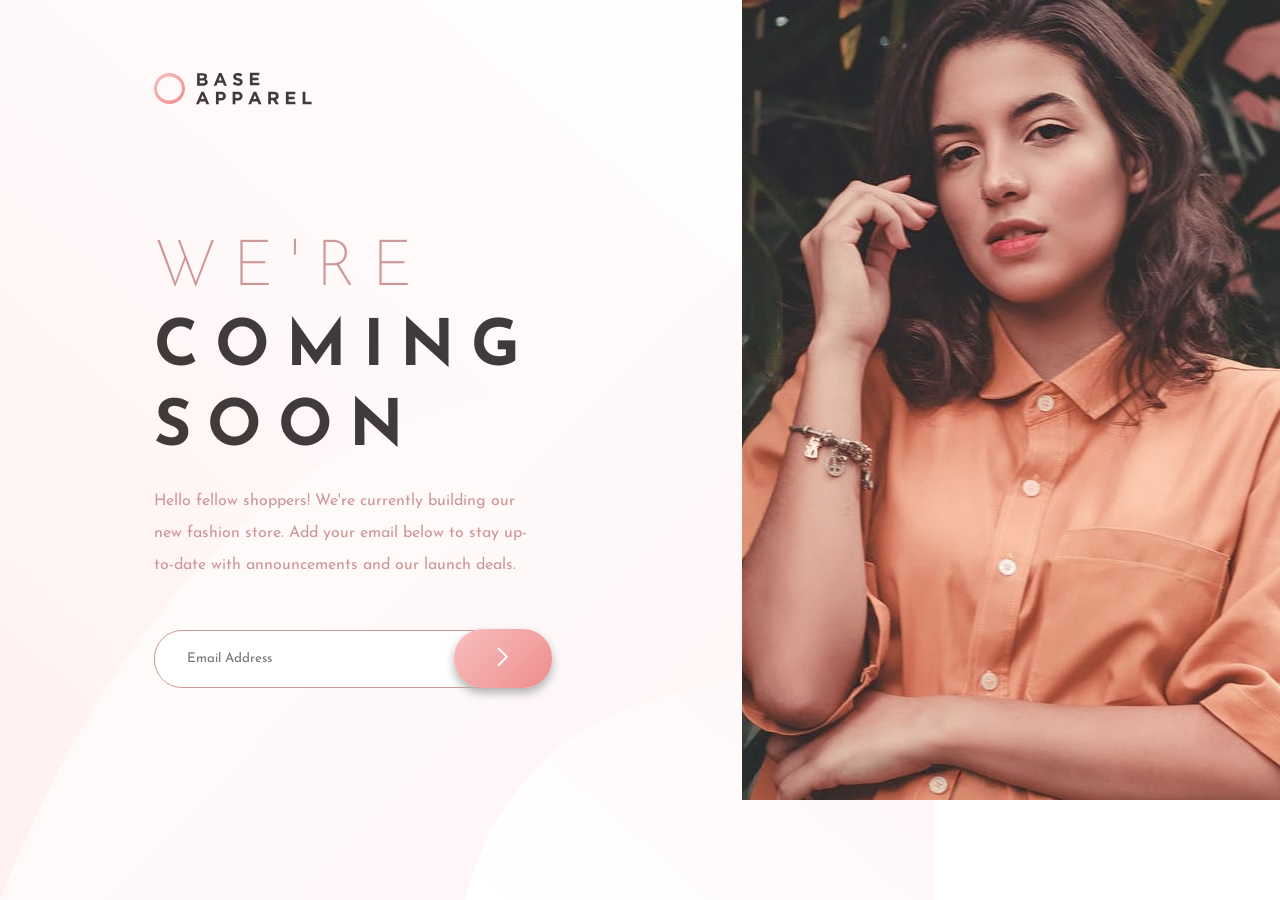
<file: base-apparel-coming-soon/index.html>
<!DOCTYPE html>
<html lang="en">
<head>
  <meta charset="UTF-8">
  <meta name="viewport" content="width=device-width, initial-scale=1.0"> <!-- displays site properly based on user's device -->
  <link rel="preconnect" href="https://fonts.gstatic.com">
  <link href="https://fonts.googleapis.com/css2?family=Josefin+Sans:wght@300;400;600&display=swap" rel="stylesheet">
  <link rel="icon" type="image/png" sizes="32x32" href="./images/favicon-32x32.png">
  <link rel="stylesheet" href="./styles/styles.css">
  <title>Frontend Mentor | Base Apparel coming soon page</title>

</head>
<body>
  <div id="bg">
    <img src="./images/bg-pattern-desktop.svg" alt="">
  </div>
  <section>
    <img class="logo" src="./images/logo.svg" alt="">
    <h1>
      <span class="text-formating">WE'RE</span>
      <br>
      COMING SOON
    </h1>
    <p>
      Hello fellow shoppers! We're currently building our new fashion store. 
      Add your email below to stay up-to-date with announcements and our launch deals.
    </p>
    <form action="email">
      <input type="email" name="email" id="email" placeholder="Email Address" required>
      <button type="submit"><img src="./images/icon-arrow.svg" alt=""></button>
    </form>
    </section>

    <div class="hero"></div>
  <!--<img class="hero" src="./images/hero-desktop.jpg" alt="">-->
</body>
</html>
</file>
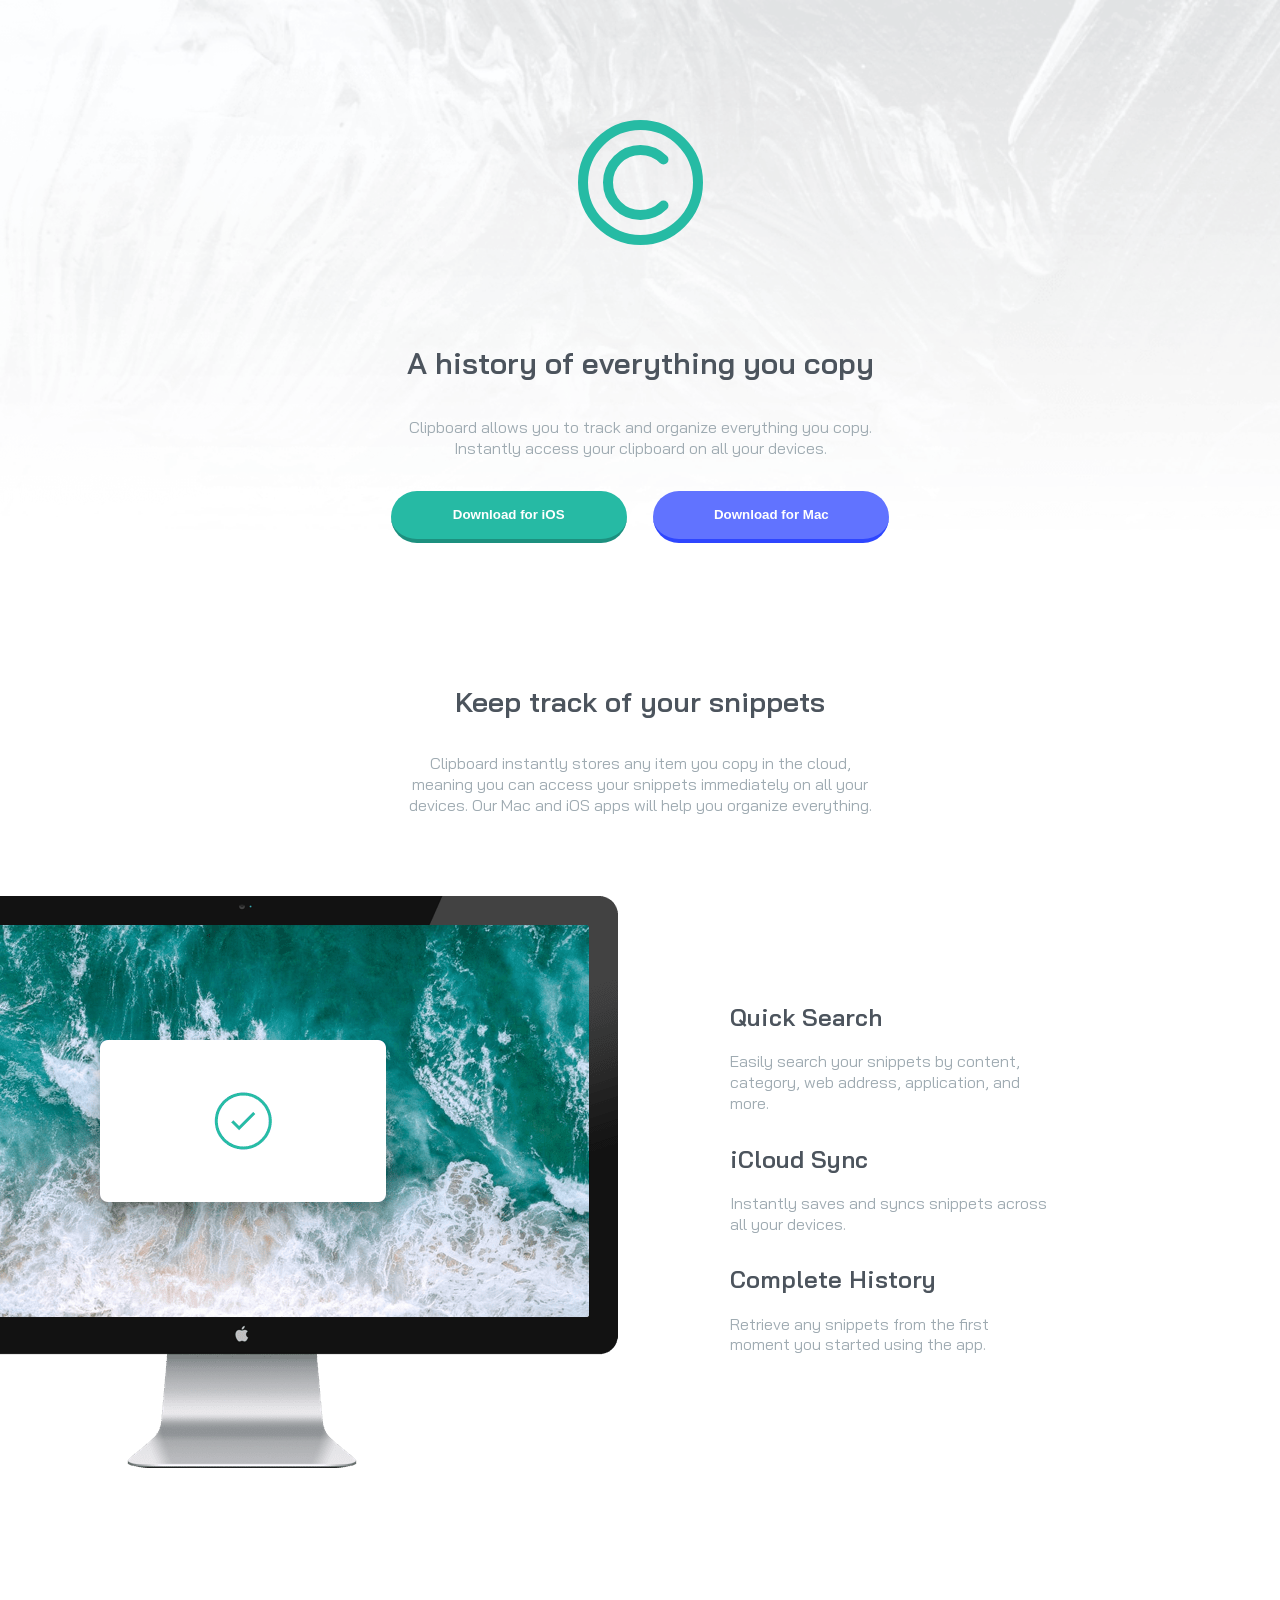
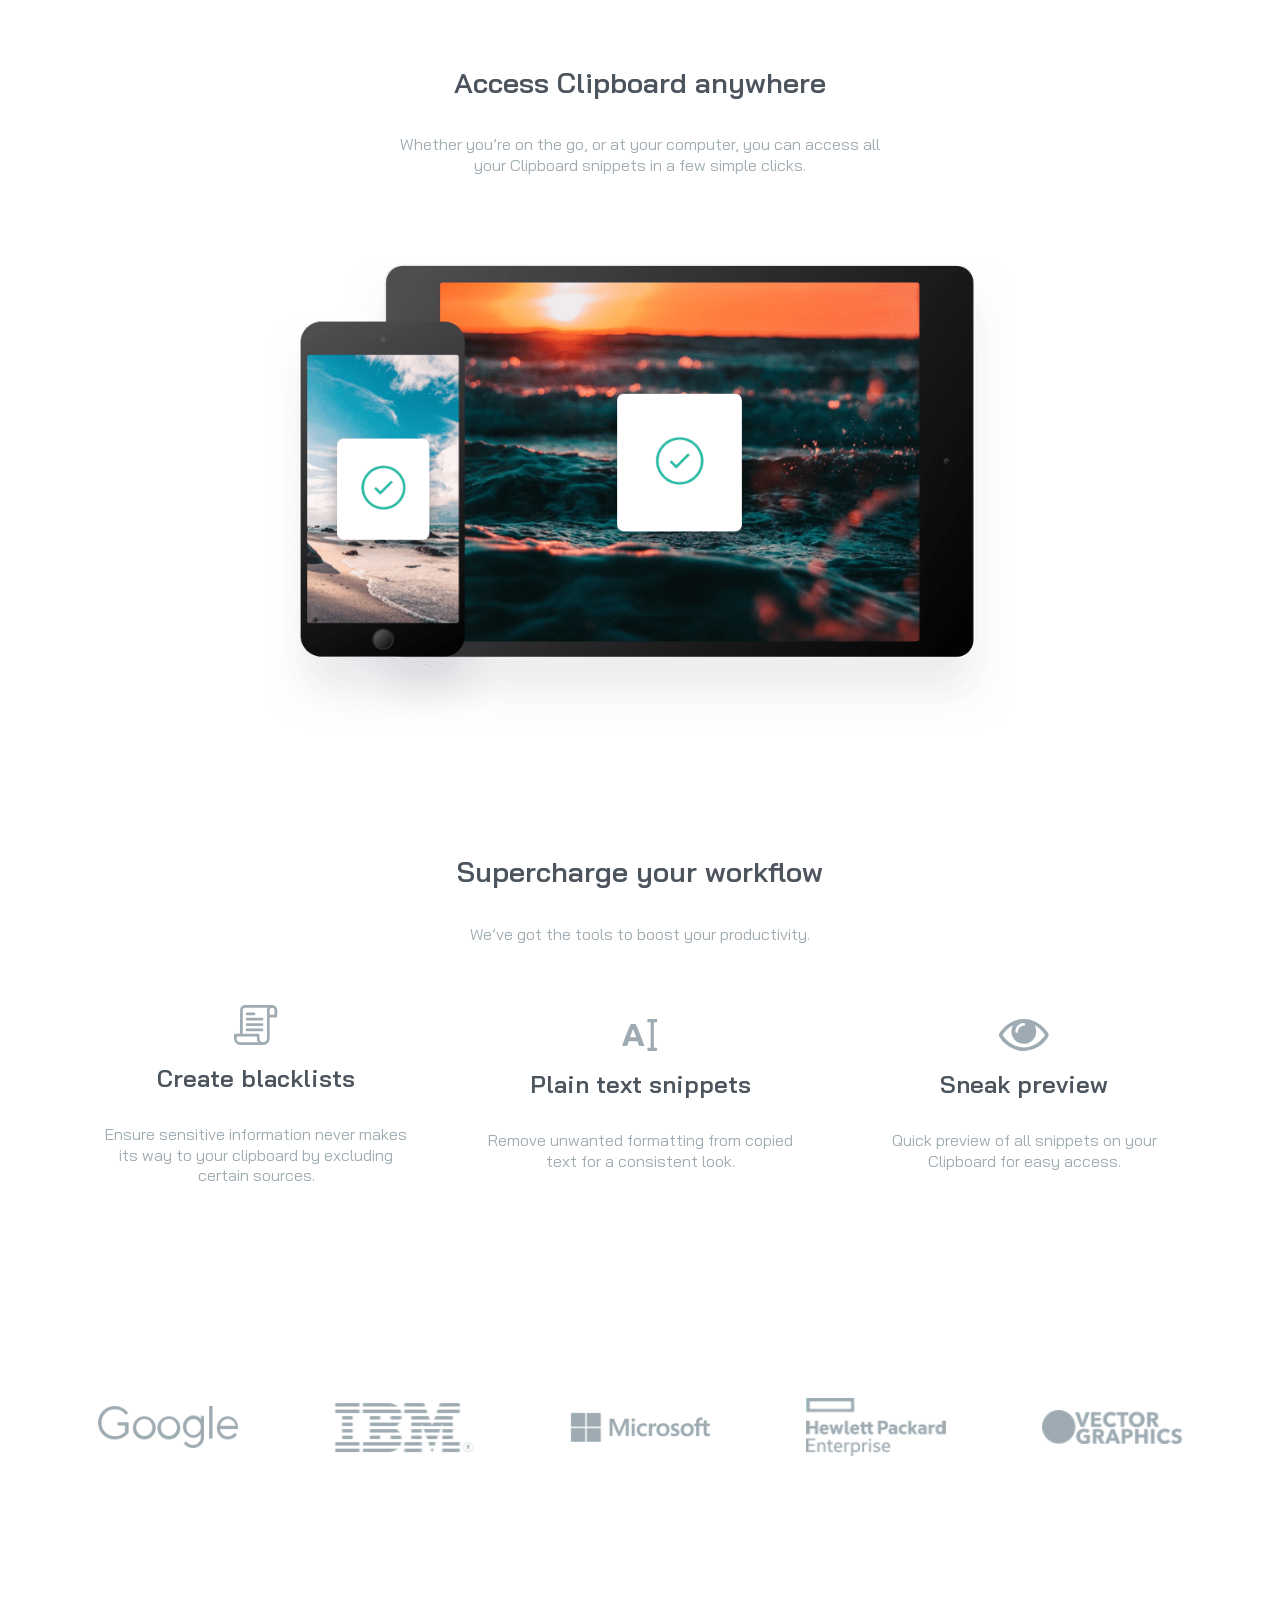
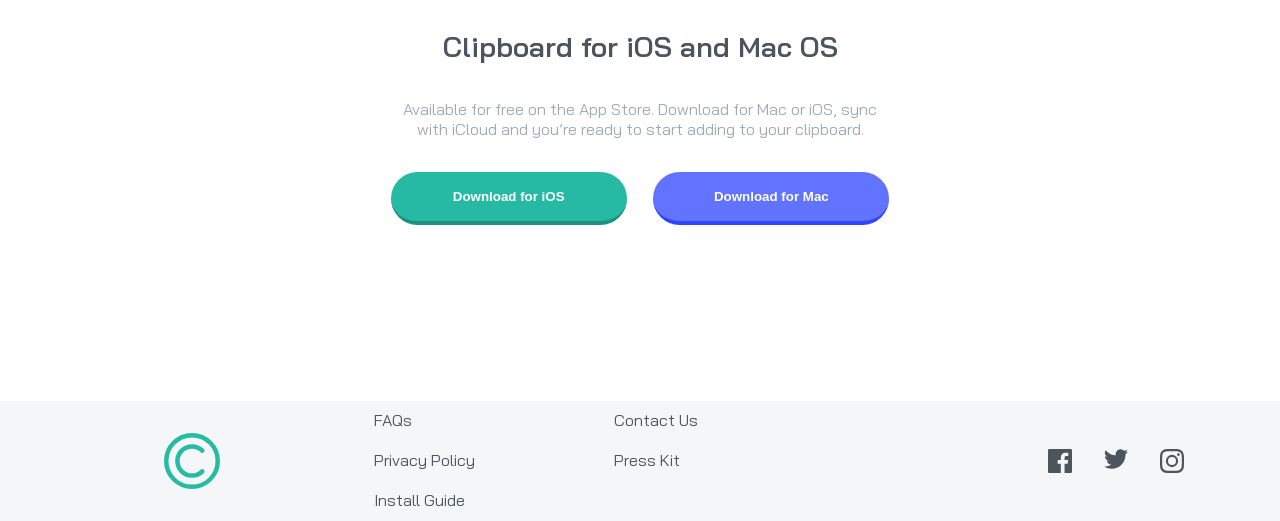
<file: clipboard-landing-page/index.html>
<!DOCTYPE html>
<html lang="en">
<head>
  <meta charset="UTF-8">
  <meta name="viewport" content="width=device-width, initial-scale=1.0">
  
  <link rel="stylesheet" href="./css/styles.css">
  <link rel="preconnect" href="https://fonts.gstatic.com">
  <link href="https://fonts.googleapis.com/css2?family=Bai+Jamjuree:wght@400;600&display=swap" rel="stylesheet">
  <link rel="icon" type="image/png" sizes="32x32" href="./images/favicon-32x32.png">
  
  <title>Frontend Mentor | Clipboard landing page</title>


</head>
<body>

  <section class="section-1">
    <header>
      <img class="logo" src="./images/logo.svg" alt="logo">
      <h1>A history of everything you copy</h1>
      <p>Clipboard allows you to track and organize everything you 
        copy. Instantly access your clipboard on all your devices.</p>
    </header>

    <div class="flex-wrap">
      <button class="bg-green">Download for iOS</button>
      <button class="bg-blue">Download for Mac</button>
    </div>
  </section>

  <section class="section-2">
    <header>
      <h2>Keep track of your snippets</h2>
      <p>Clipboard instantly stores any item you copy in the cloud, 
        meaning you can access your snippets immediately on all your 
        devices. Our Mac and iOS apps will help you organize everything.</p>
    </header>

    <div class="flex flex-wrap">
      <img class="device-image" src="./images/image-computer.png" alt="image of a mac pc">

      <div class="reason-container flex flex-wrap">
        <div>
          <h3>Quick Search</h3>
          <p>Easily search your snippets by content, category, web address, application, and more.</p>
        </div>
    
        <div>
          <h3>iCloud Sync</h3>
          <p>Instantly saves and syncs snippets across all your devices.</p>
        </div>
    
        <div>
          <h3>Complete History</h3>
          <p>Retrieve any snippets from the first moment you started using the app.</p>
        </div>
      </div>
    </div>
  </section>

  <section class="section-3">
    <header>
      <h2>Access Clipboard anywhere</h2>
      <p>Whether you’re on the go, or at your computer, you can access all your Clipboard 
        snippets in a few simple clicks.</p>
    </header>
  
    <img class="dev-img-2 device-image" src="./images/image-devices.png" alt="phone and desktop compatible">
  </section>

  <section class="section-4">
    <header>
      <h2>Supercharge your workflow</h2>
      <p>We’ve got the tools to boost your productivity.</p>
    </header>

    <div class="flex-wrap">
      <div class="flex flex-ai-c">
        <img class="illustration" src="./images/icon-blacklist.svg" alt="">
        <h3>Create blacklists</h3>
        <p>Ensure sensitive information never makes its way to your clipboard by excluding certain sources.</p>
      </div>

      <div class="flex flex-ai-c">
        <img class="illustration" src="./images/icon-text.svg" alt="">
        <h3>Plain text snippets</h3>
        <p>Remove unwanted formatting from copied text for a consistent look.</p>
      </div>

      <div class="flex flex-ai-c">
        <img class="illustration" src="./images/icon-preview.svg" alt="">
        <h3>Sneak preview</h3>
        <p>Quick preview of all snippets on your Clipboard for easy access.</p>
      </div>
    </div>
  </section>

  <section class="section-5 flex flex-ai-c">
    <img class="trustee-logo" src="./images/logo-google.png" alt="logo-google">
    <img class="trustee-logo" src="./images/logo-ibm.png" alt="logo-ibm">
    <img class="trustee-logo" src="./images/logo-microsoft.png" alt="logo-microsoft">
    <img class="trustee-logo" src="./images/logo-hp.png" alt="logo-hewlett packard">
    <img class="trustee-logo" src="./images/logo-vector-graphics.png" alt="logo-vector-graphics">
  </section>

  <section>
    <header>
      <h2>Clipboard for iOS and Mac OS</h2>
      <p>Available for free on the App Store. Download for Mac or iOS, sync with iCloud 
        and you’re ready to start adding to your clipboard.</p>
    </header>

    <div class="flex-wrap">
      <button class="bg-green">Download for iOS</button>
      <button class="bg-blue">Download for Mac</button>
    </div>
  </section>

  <footer>
    <a href="/"><img class="little-logo" src="./images/logo.svg" alt="logo"></a>
    <div class="impressum flex flex-ai-c">
      <a href="/">FAQs</a>
      <a href="/">Contact Us</a>
      <a href="/">Privacy Policy</a>
      <a href="/">Press Kit</a>
      <a href="/">Install Guide</a>
    </div>

    <div class="sm-icons">
      <a href="/"><!-- facebook -->
        <svg width="24" height="24" xmlns="http://www.w3.org/2000/svg">
          <path d="M22.675 0H1.325C.593 0 0 .593 0 1.325v21.351C0 23.407.593 24 1.325 24H12.82v-9.294H9.692v-3.622h3.128V8.413c0-3.1 1.893-4.788 4.659-4.788 1.325 0 2.463.099 2.795.143v3.24l-1.918.001c-1.504 0-1.795.715-1.795 1.763v2.313h3.587l-.467 3.622h-3.12V24h6.116c.73 0 1.323-.593 1.323-1.325V1.325C24 .593 23.407 0 22.675 0z" fill="#4C545C" fill-rule="nonzero"/>
        </svg>
      </a>
      <a href="/"><!-- twitter -->
        <svg width="24" height="20" xmlns="http://www.w3.org/2000/svg">
          <path d="M24 2.557a9.83 9.83 0 01-2.828.775A4.932 4.932 0 0023.337.608a9.864 9.864 0 01-3.127 1.195A4.916 4.916 0 0016.616.248c-3.179 0-5.515 2.966-4.797 6.045A13.978 13.978 0 011.671 1.149a4.93 4.93 0 001.523 6.574 4.903 4.903 0 01-2.229-.616c-.054 2.281 1.581 4.415 3.949 4.89a4.935 4.935 0 01-2.224.084 4.928 4.928 0 004.6 3.419A9.9 9.9 0 010 17.54a13.94 13.94 0 007.548 2.212c9.142 0 14.307-7.721 13.995-14.646A10.025 10.025 0 0024 2.557z" fill="#4C545C" fill-rule="nonzero"/>
        </svg>
      </a>
      <a href=">/"><!-- instagram -->
        <svg width="24" height="24" xmlns="http://www.w3.org/2000/svg">
          <path d="M12 2.163c3.204 0 3.584.012 4.85.07 3.252.148 4.771 1.691 4.919 4.919.058 1.265.069 1.645.069 4.849 0 3.205-.012 3.584-.069 4.849-.149 3.225-1.664 4.771-4.919 4.919-1.266.058-1.644.07-4.85.07-3.204 0-3.584-.012-4.849-.07-3.26-.149-4.771-1.699-4.919-4.92-.058-1.265-.07-1.644-.07-4.849 0-3.204.013-3.583.07-4.849.149-3.227 1.664-4.771 4.919-4.919 1.266-.057 1.645-.069 4.849-.069zM12 0C8.741 0 8.333.014 7.053.072 2.695.272.273 2.69.073 7.052.014 8.333 0 8.741 0 12c0 3.259.014 3.668.072 4.948.2 4.358 2.618 6.78 6.98 6.98C8.333 23.986 8.741 24 12 24c3.259 0 3.668-.014 4.948-.072 4.354-.2 6.782-2.618 6.979-6.98.059-1.28.073-1.689.073-4.948 0-3.259-.014-3.667-.072-4.947-.196-4.354-2.617-6.78-6.979-6.98C15.668.014 15.259 0 12 0zm0 5.838a6.162 6.162 0 100 12.324 6.162 6.162 0 000-12.324zM12 16a4 4 0 110-8 4 4 0 010 8zm6.406-11.845a1.44 1.44 0 100 2.881 1.44 1.44 0 000-2.881z" fill="#4C545C" fill-rule="nonzero"/>
        </svg>
      </a>
    </div>

  </footer>
</body>
</html>
</file>
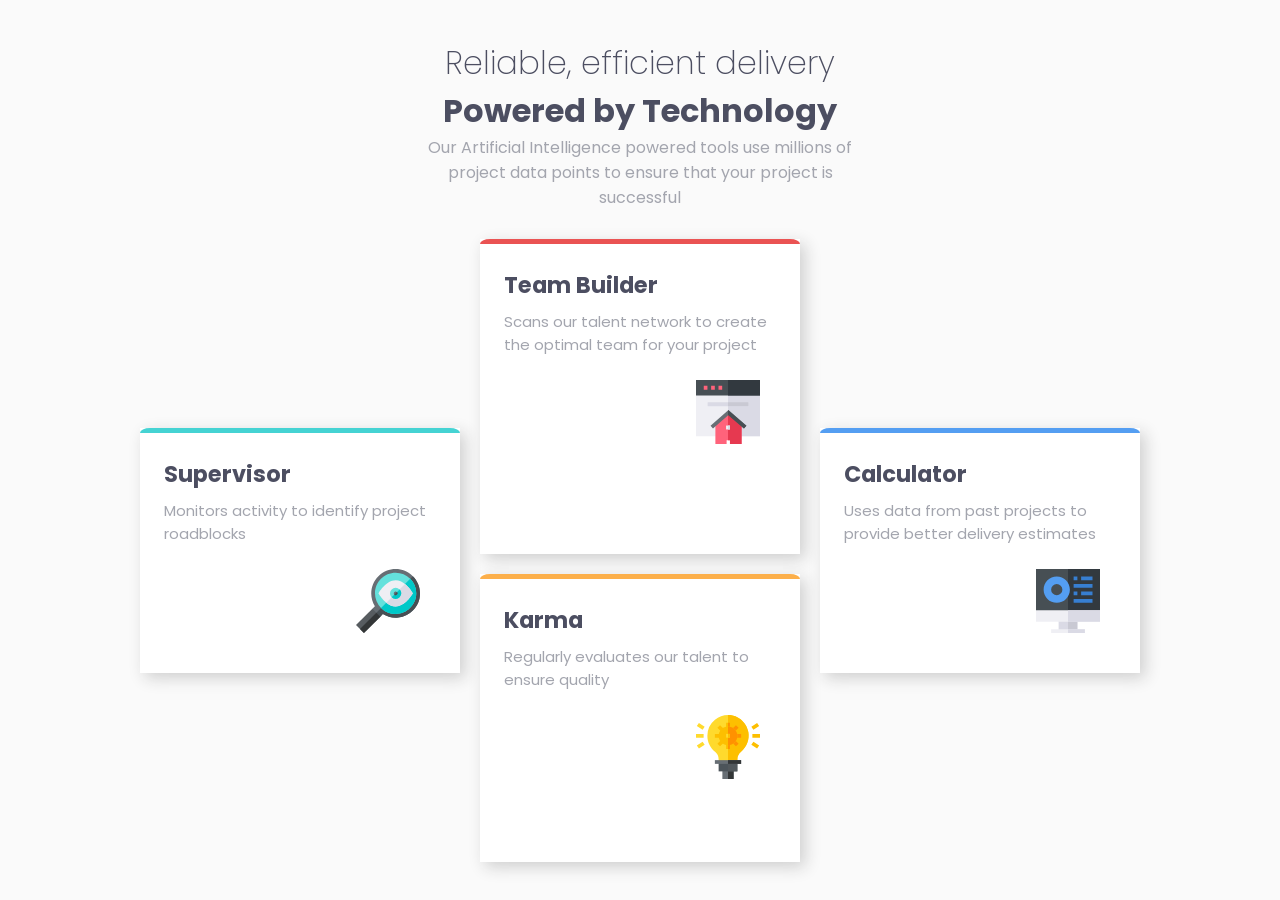
<file: four-card-feature-section/index.html>
<!DOCTYPE html>
<html lang="en">
<head>
  <meta charset="UTF-8">
  <meta name="viewport" content="width=device-width, initial-scale=1.0"> <!-- displays site properly based on user's device -->
  <link rel="stylesheet" href="./styles/styles.css">
  <link rel="preconnect" href="https://fonts.gstatic.com">
  <link href="https://fonts.googleapis.com/css2?family=Poppins:wght@200;400;600&display=swap" rel="stylesheet">
  <link rel="icon" type="image/png" sizes="32x32" href="./images/favicon-32x32.png">
  <title>Frontend Mentor | Four card feature section</title>
</head>

<body>
  <header>
    <h1>
      <span>Reliable, efficient delivery</span>
      <br>
      Powered by Technology
    </h1>
    <p>
      Our Artificial Intelligence powered tools use millions of project data 
      points to ensure that your project is successful
    </p>
  </header>

  <section class="supervisor">
    <div class="cyan">
      <h2>
        Supervisor
      </h2>
      <p>
        Monitors activity to identify project roadblocks
      </p>
      <img src="./images/icon-supervisor.svg" alt="">
    </div>
  </section>

  <section class="teambuilder">
    <div class="red">
      <h2>
        Team Builder
      </h2>
      <p>
        Scans our talent network to create the optimal team for your project
      </p>
      <img src="./images/icon-team-builder.svg" alt="">
    </div>
  </section>

  <section class="karma">
    <div class="orange">
      <h2>
        Karma
      </h2>
      <p>
        Regularly evaluates our talent to ensure quality
      </p>
      <img src="./images/icon-karma.svg" alt="">
    </div>
  </section>

  <section class="calculator">
    <div class="blue">
        <h2>
          Calculator
        </h2>
        <p>
          Uses data from past projects to provide better delivery estimates
        </p>
        <img src="./images/icon-calculator.svg" alt="">
      </div>
  </section>

</body>
</html>
</file>
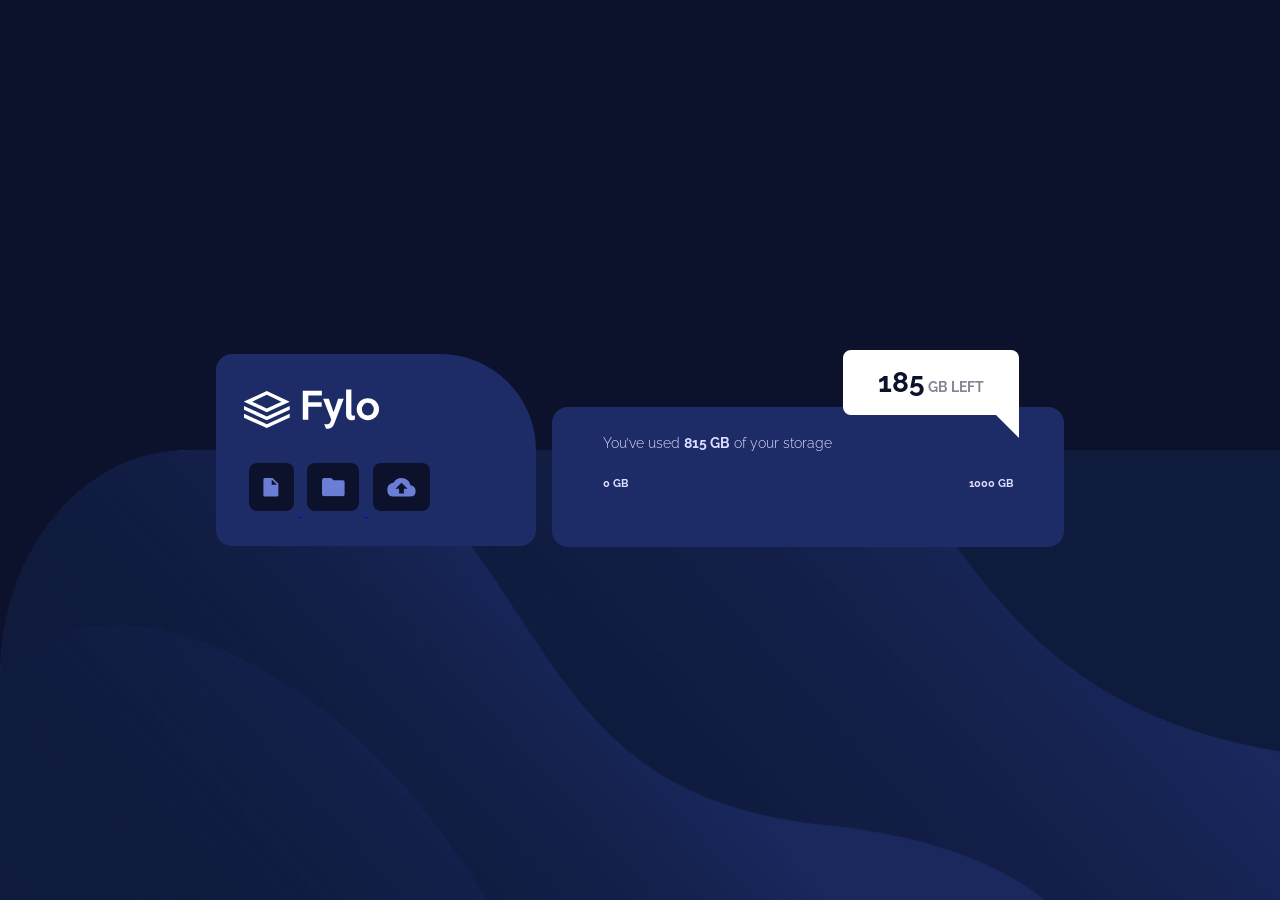
<file: fylo-data-storage-component/index.html>
<!DOCTYPE html>
<html lang="en">
<head>
  <meta charset="UTF-8">
  <meta name="viewport" content="width=device-width, initial-scale=1.0">
  <link rel="preconnect" href="https://fonts.gstatic.com">
  <link href="https://fonts.googleapis.com/css2?family=Raleway:wght@400;700&display=swap" rel="stylesheet">
  <link rel="icon" type="image/png" sizes="32x32" href="./images/favicon-32x32.png">
  <link rel="stylesheet" href="./styles/styles.css">
  <title>Frontend Mentor | Fylo data storage component</title>

</head>
<body>

  <nav class="navigation">
    <a class="logo" href="logo"><img src="./images/logo.svg" alt=""></a>

    <div class="links">
      <a href="document">
        <img class="symbol-link" src="./images/icon-document.svg" alt="">
      </a>
      <a href="folder">
        <img class="symbol-link"  src="./images/icon-folder.svg" alt="">
      </a>
      <a href="upload">
        <img class="symbol-link" src="./images/icon-upload.svg" alt="">
      </a>
    </div>

  </nav>

  <div class="process">
    <label for="storage">You’ve used <span class="big-text" >815 GB</span> of your storage</label>
    <progress id="storage" value="80" max="100"></progress>
    <div class="space-text">
      <p class="big-text">0 GB</p>
      <p class="big-text max-cap">1000 GB</p>
    </div>

    <div class="popup">
      <p><span>185</span> GB LEFT</p>
      <div class="pointer"></div>
    </div>

  </div>
</body>
</html>
</file>
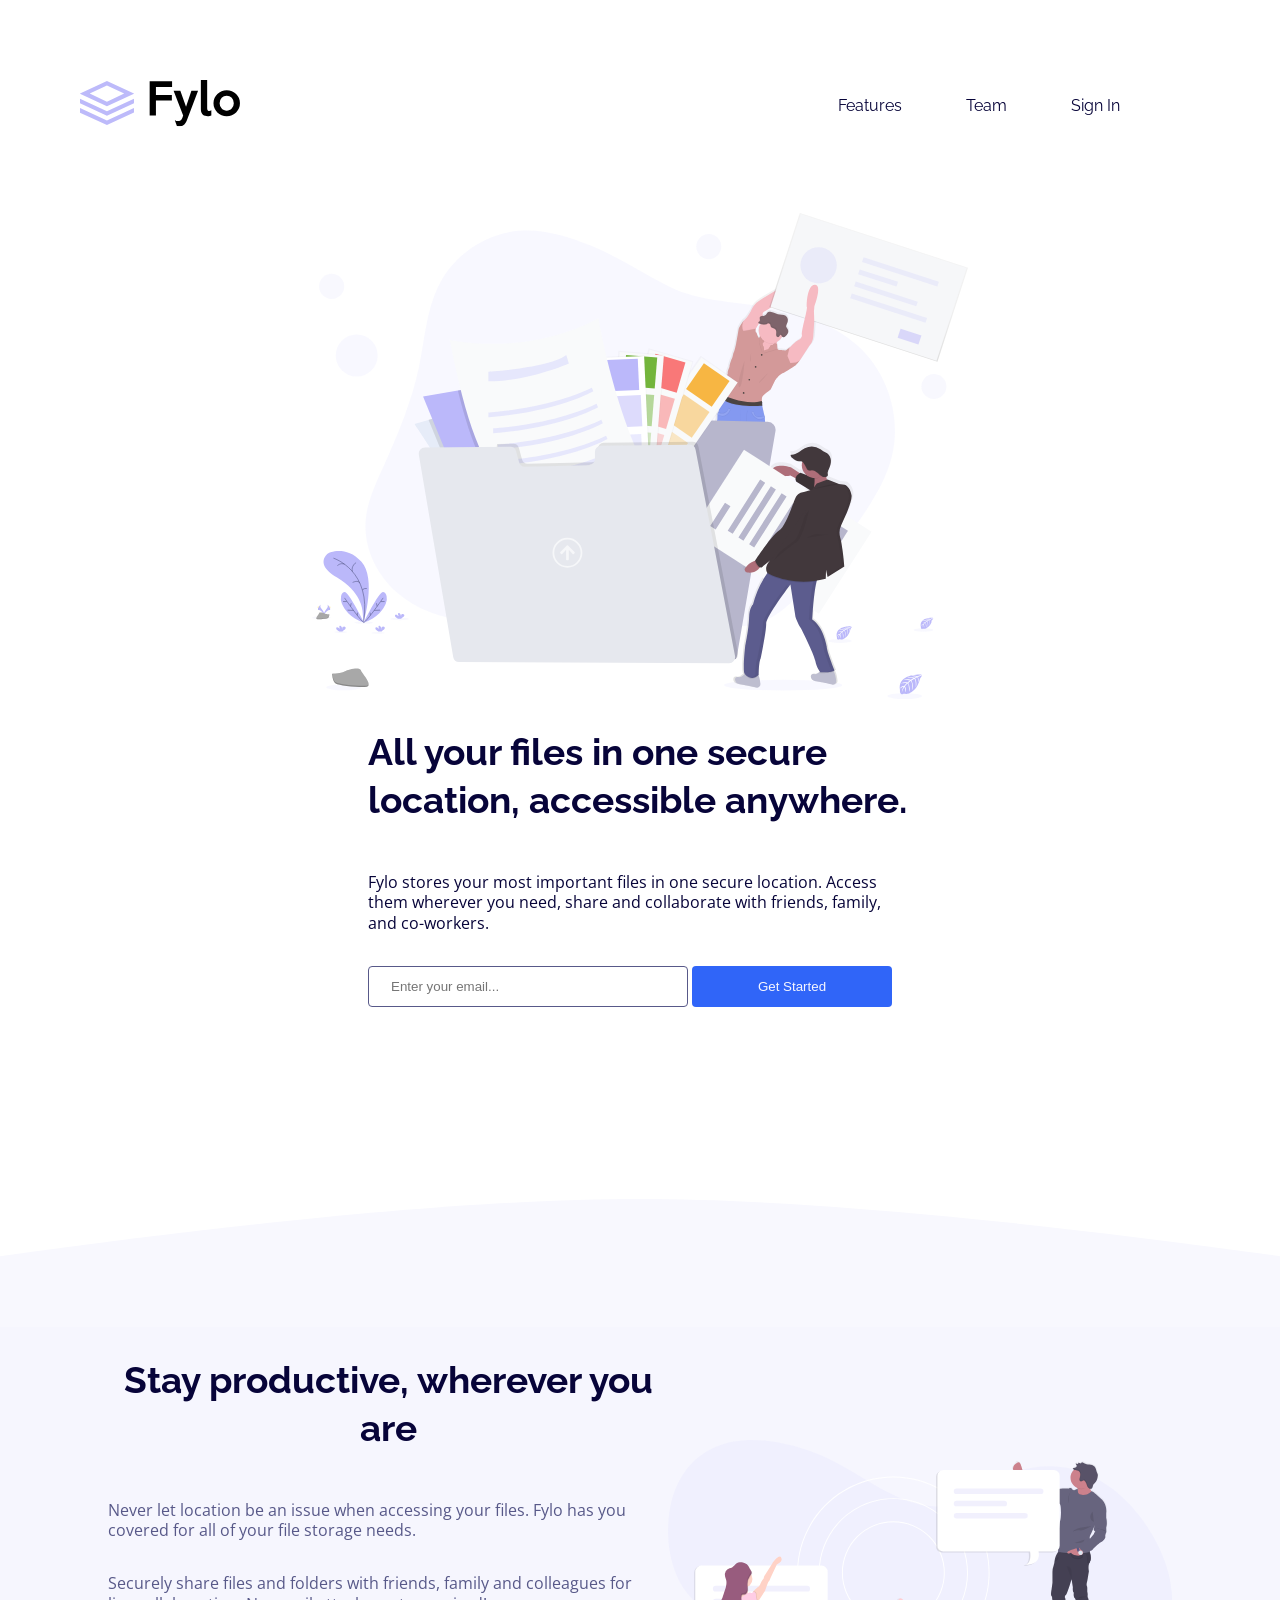
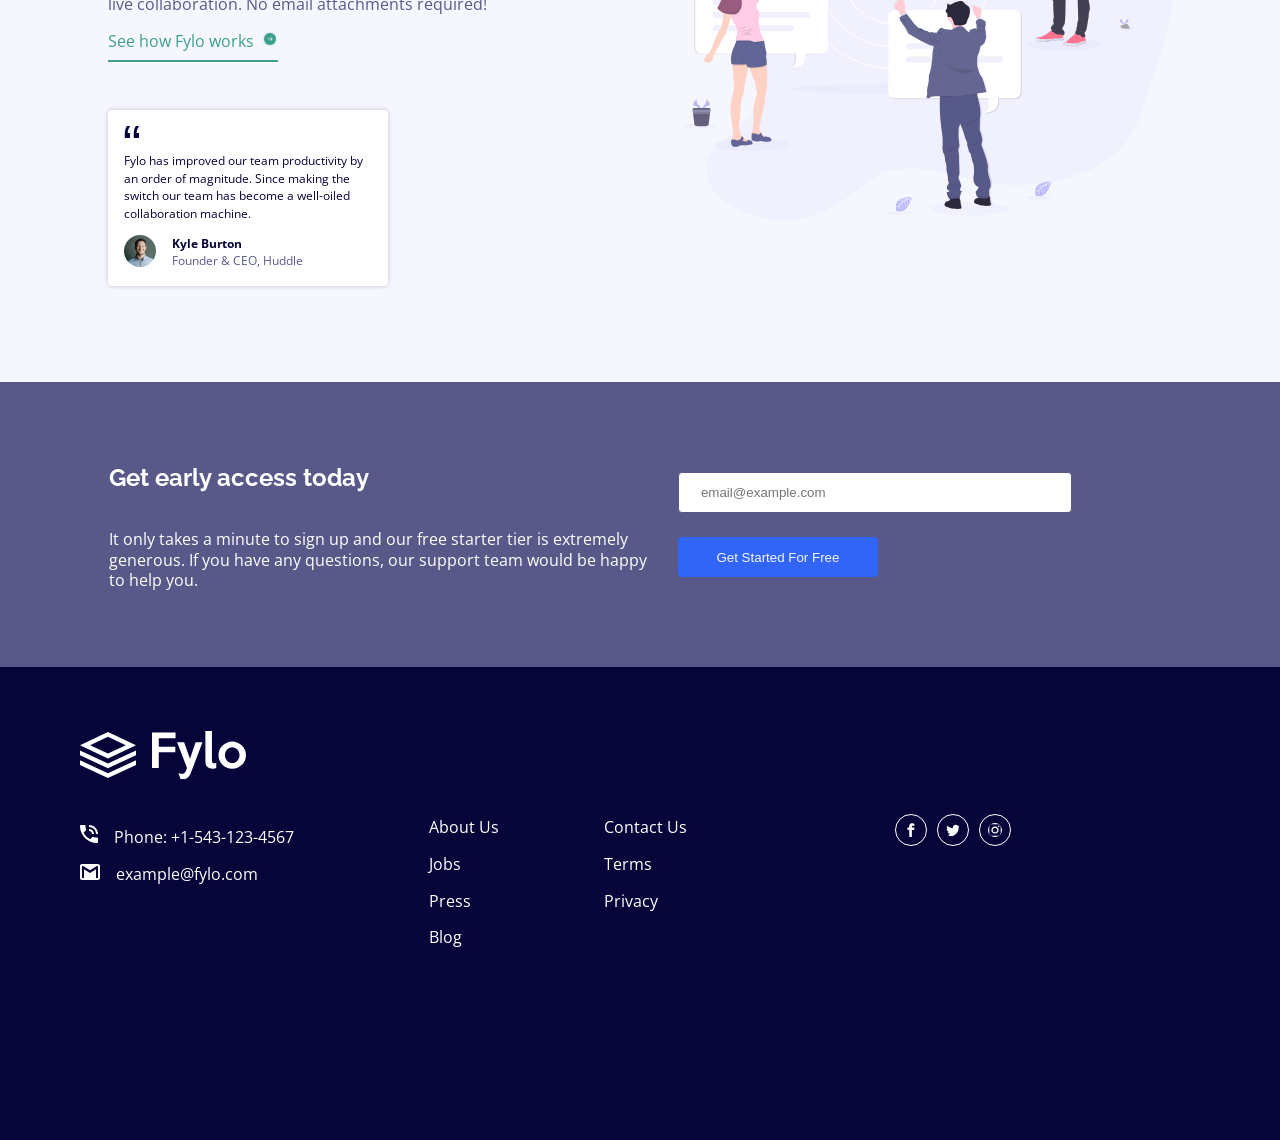
<file: fylo-landing-page-with-two-column-layout/index.html>
<!DOCTYPE html>
<html lang="en">
<head>
  <meta charset="UTF-8">
  <meta name="viewport" content="width=device-width, initial-scale=1.0">
  <link rel="icon" type="image/png" sizes="32x32" href="./images/favicon-32x32.png">
  <link rel="stylesheet" href="./css/style.css">
  <link rel="preconnect" href="https://fonts.gstatic.com">
  <link href="https://fonts.googleapis.com/css2?family=Open+Sans&display=swap" rel="stylesheet">
  <link rel="preconnect" href="https://fonts.gstatic.com">
  <link href="https://fonts.googleapis.com/css2?family=Raleway:wght@400;700&display=swap" rel="stylesheet">
  <title>Frontend Mentor | Fylo landing page with two column layout</title>

</head>
<body>

  <nav class="flex-ai-c flex-jc-sb">
    <a href="/">
      <img class="logo" src="./images/logo.svg" alt="Fylo">
    </a>

    <div>
      <a href="/">Features</a>
      <a href="/">Team</a>
      <a href="/">Sign In</a>
    </div>
  </nav>

  <section class="section-1 flex-ai-c">
    <img class="illustration" src="./images/illustration-1.svg" alt="people working together at files">
    <header class="flex-ai-c">
      <h1>
        All your files in one secure location, accessible anywhere.
      </h1>
      <p>
        Fylo stores your most important files in one secure location. 
        Access them wherever you need, share and collaborate with friends, 
        family, and co-workers.
      </p>
      <form action="" method="get">
        <input type="email" name="" id="" required placeholder="Enter your email...">
        <button>Get Started</button>
      </form>
    </header>
  </section>

  
  <div class="decowave"></div>
  <section class="section-2 flex-ai-c" >
    <img class="illustration" src="./images/illustration-2.svg" alt="people holding text bubbles">
    <header class="flex-ai-c">
      <h2>
        Stay productive, wherever you are
      </h2>

      <p class="reasons">
        Never let location be an issue when accessing your files. Fylo has you 
        covered for all of your file storage needs.
      </p>
      <p class="reasons">
        Securely share files and folders with friends, family and colleagues for 
        live collaboration. No email attachments required!
      </p>

      <div class="green-cta">
        <a href="/">See how Fylo works</a>

        <svg class="arrow-icon"
            width="16" 
            height="16" 
            xmlns="http://www.w3.org/2000/svg" 
            xmlns:xlink="http://www.w3.org/1999/xlink">
            <defs>
                <circle id="b" cx="6" cy="6" r="6"/>
                <filter x="-25%" y="-25%" width="150%" height="150%" filterUnits="objectBoundingBox" id="a">
                    <feOffset in="SourceAlpha" result="shadowOffsetOuter1"/>
                    <feGaussianBlur stdDeviation="1" in="shadowOffsetOuter1" result="shadowBlurOuter1"/>
                    <feColorMatrix values="0 0 0 0 0.239215686 0 0 0 0 0.62745098 0 0 0 0 0.560784314 0 0 0 0.793506567 0" in="shadowBlurOuter1"/>
                </filter>
            </defs>
                <g fill="none" fill-rule="evenodd">
                <g transform="translate(2 2)">
                <use fill="#000" filter="url(#a)" xlink:href="#b"/>
                <use class="filler" fill="#3DA08F" xlink:href="#b"/>
            </g>
                <path d="M8.582 6l-.363.35 1.452 1.4H5.333v.5h4.338L8.22 9.65l.363.35 2.074-2z" fill="#FFF"/>
            </g>
        </svg>
      </div>
      
      <div class="quotebox">
        <img class="quotes-icon" src="./images/icon-quotes.svg" alt="">
        <p>
          Fylo has improved our team productivity by an order of magnitude. Since 
          making the switch our team has become a well-oiled collaboration machine.
        </p>
        <div class="persona" >
            <img class="face" src="./images/avatar-testimonial.jpg" alt="">
            <div>
              <p class="name" >Kyle Burton</p>
              <p class="job" >Founder & CEO, Huddle</p>
            </div>
        </div>
      </div>
    </header>
  </section>

  <section class="section-3 flex-ai-c">
    <header class="flex-ai-c">
      <h2>
        Get early access today
      </h2>
      <p>
        It only takes a minute to sign up and our free starter tier is extremely generous. 
        If you have any questions, our support team would be happy to help you.
      </p>
    </header>
    <form action="" method="get">
      <input type="email" name="" id="" required placeholder="email@example.com">
      <button>Get Started For Free</button>
    </form>
  </section>

  <footer>
    <img class="logo" src="./images/logo.svg" alt="Fylo">

    <div>
      <div class="contact-infos">
        <p class="phone">Phone: +1-543-123-4567</p>
        <p class="email">example@fylo.com</p>
      </div>

      <div class="impressum">
          <div class="lil-container">
            <a href="/">About Us</a>
            <a href="/">Jobs</a>
            <a href="/">Press</a>
            <a href="/">Blog</a>
          </div>

          <div class="lil-container">
            <a href="/">Contact Us</a>
            <a href="/">Terms</a>
            <a href="^/">Privacy</a>
          </div>
      </div>

      <div class="sm-icons flex-ai-c">
        <a href="/">
          <!-- Generated by IcoMoon.io -->
          <svg version="1.1" xmlns="http://www.w3.org/2000/svg" width="32" height="32" viewBox="0 0 32 32">
            <title>facebook</title>
            <path d="M19 6h5v-6h-5c-3.86 0-7 3.14-7 7v3h-4v6h4v16h6v-16h5l1-6h-6v-3c0-0.542 0.458-1 1-1z"></path>
          </svg>
        </a>
        <a href="/">
          <!-- Generated by IcoMoon.io -->
          <svg version="1.1" xmlns="http://www.w3.org/2000/svg" width="32" height="32" viewBox="0 0 32 32">
            <title>twitter</title>
            <path d="M32 7.075c-1.175 0.525-2.444 0.875-3.769 1.031 1.356-0.813 2.394-2.1 2.887-3.631-1.269 0.75-2.675 1.3-4.169 1.594-1.2-1.275-2.906-2.069-4.794-2.069-3.625 0-6.563 2.938-6.563 6.563 0 0.512 0.056 1.012 0.169 1.494-5.456-0.275-10.294-2.888-13.531-6.862-0.563 0.969-0.887 2.1-0.887 3.3 0 2.275 1.156 4.287 2.919 5.463-1.075-0.031-2.087-0.331-2.975-0.819 0 0.025 0 0.056 0 0.081 0 3.181 2.263 5.838 5.269 6.437-0.55 0.15-1.131 0.231-1.731 0.231-0.425 0-0.831-0.044-1.237-0.119 0.838 2.606 3.263 4.506 6.131 4.563-2.25 1.762-5.075 2.813-8.156 2.813-0.531 0-1.050-0.031-1.569-0.094 2.913 1.869 6.362 2.95 10.069 2.95 12.075 0 18.681-10.006 18.681-18.681 0-0.287-0.006-0.569-0.019-0.85 1.281-0.919 2.394-2.075 3.275-3.394z"></path>
          </svg>
        </a>
        <a href="/">
          <!-- Generated by IcoMoon.io -->
          <svg version="1.1" xmlns="http://www.w3.org/2000/svg" width="32" height="32" viewBox="0 0 32 32">
            <title>instagram</title>
            <path d="M16 2.881c4.275 0 4.781 0.019 6.462 0.094 1.563 0.069 2.406 0.331 2.969 0.55 0.744 0.288 1.281 0.638 1.837 1.194 0.563 0.563 0.906 1.094 1.2 1.838 0.219 0.563 0.481 1.412 0.55 2.969 0.075 1.688 0.094 2.194 0.094 6.463s-0.019 4.781-0.094 6.463c-0.069 1.563-0.331 2.406-0.55 2.969-0.288 0.744-0.637 1.281-1.194 1.837-0.563 0.563-1.094 0.906-1.837 1.2-0.563 0.219-1.413 0.481-2.969 0.55-1.688 0.075-2.194 0.094-6.463 0.094s-4.781-0.019-6.463-0.094c-1.563-0.069-2.406-0.331-2.969-0.55-0.744-0.288-1.281-0.637-1.838-1.194-0.563-0.563-0.906-1.094-1.2-1.837-0.219-0.563-0.481-1.413-0.55-2.969-0.075-1.688-0.094-2.194-0.094-6.463s0.019-4.781 0.094-6.463c0.069-1.563 0.331-2.406 0.55-2.969 0.288-0.744 0.638-1.281 1.194-1.838 0.563-0.563 1.094-0.906 1.838-1.2 0.563-0.219 1.412-0.481 2.969-0.55 1.681-0.075 2.188-0.094 6.463-0.094zM16 0c-4.344 0-4.887 0.019-6.594 0.094-1.7 0.075-2.869 0.35-3.881 0.744-1.056 0.412-1.95 0.956-2.837 1.85-0.894 0.888-1.438 1.781-1.85 2.831-0.394 1.019-0.669 2.181-0.744 3.881-0.075 1.713-0.094 2.256-0.094 6.6s0.019 4.887 0.094 6.594c0.075 1.7 0.35 2.869 0.744 3.881 0.413 1.056 0.956 1.95 1.85 2.837 0.887 0.887 1.781 1.438 2.831 1.844 1.019 0.394 2.181 0.669 3.881 0.744 1.706 0.075 2.25 0.094 6.594 0.094s4.888-0.019 6.594-0.094c1.7-0.075 2.869-0.35 3.881-0.744 1.050-0.406 1.944-0.956 2.831-1.844s1.438-1.781 1.844-2.831c0.394-1.019 0.669-2.181 0.744-3.881 0.075-1.706 0.094-2.25 0.094-6.594s-0.019-4.887-0.094-6.594c-0.075-1.7-0.35-2.869-0.744-3.881-0.394-1.063-0.938-1.956-1.831-2.844-0.887-0.887-1.781-1.438-2.831-1.844-1.019-0.394-2.181-0.669-3.881-0.744-1.712-0.081-2.256-0.1-6.6-0.1v0z"></path>
            <path d="M16 7.781c-4.537 0-8.219 3.681-8.219 8.219s3.681 8.219 8.219 8.219 8.219-3.681 8.219-8.219c0-4.537-3.681-8.219-8.219-8.219zM16 21.331c-2.944 0-5.331-2.387-5.331-5.331s2.387-5.331 5.331-5.331c2.944 0 5.331 2.387 5.331 5.331s-2.387 5.331-5.331 5.331z"></path>
            <path d="M26.462 7.456c0 1.060-0.859 1.919-1.919 1.919s-1.919-0.859-1.919-1.919c0-1.060 0.859-1.919 1.919-1.919s1.919 0.859 1.919 1.919z"></path>
          </svg>
  
        </a>
      </div>
    </div>
  </footer>

</body>
</html>
</file>
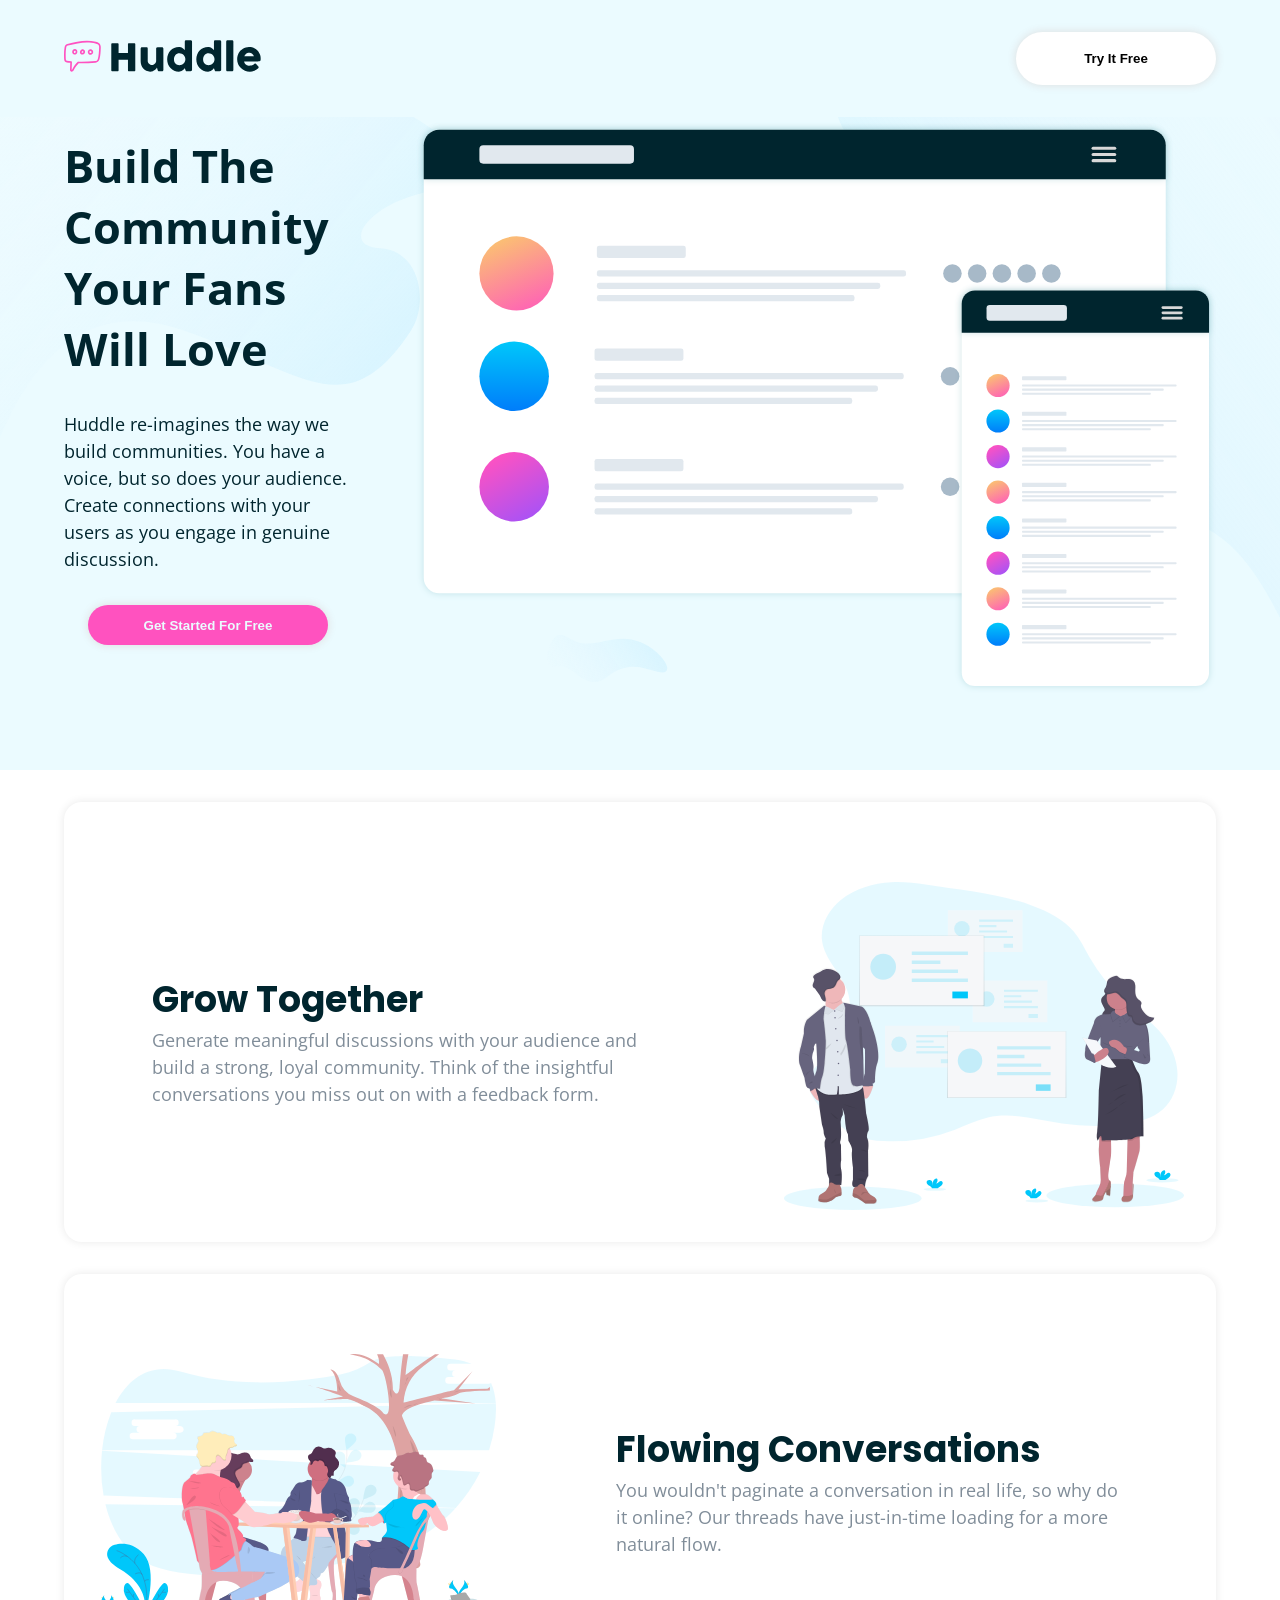
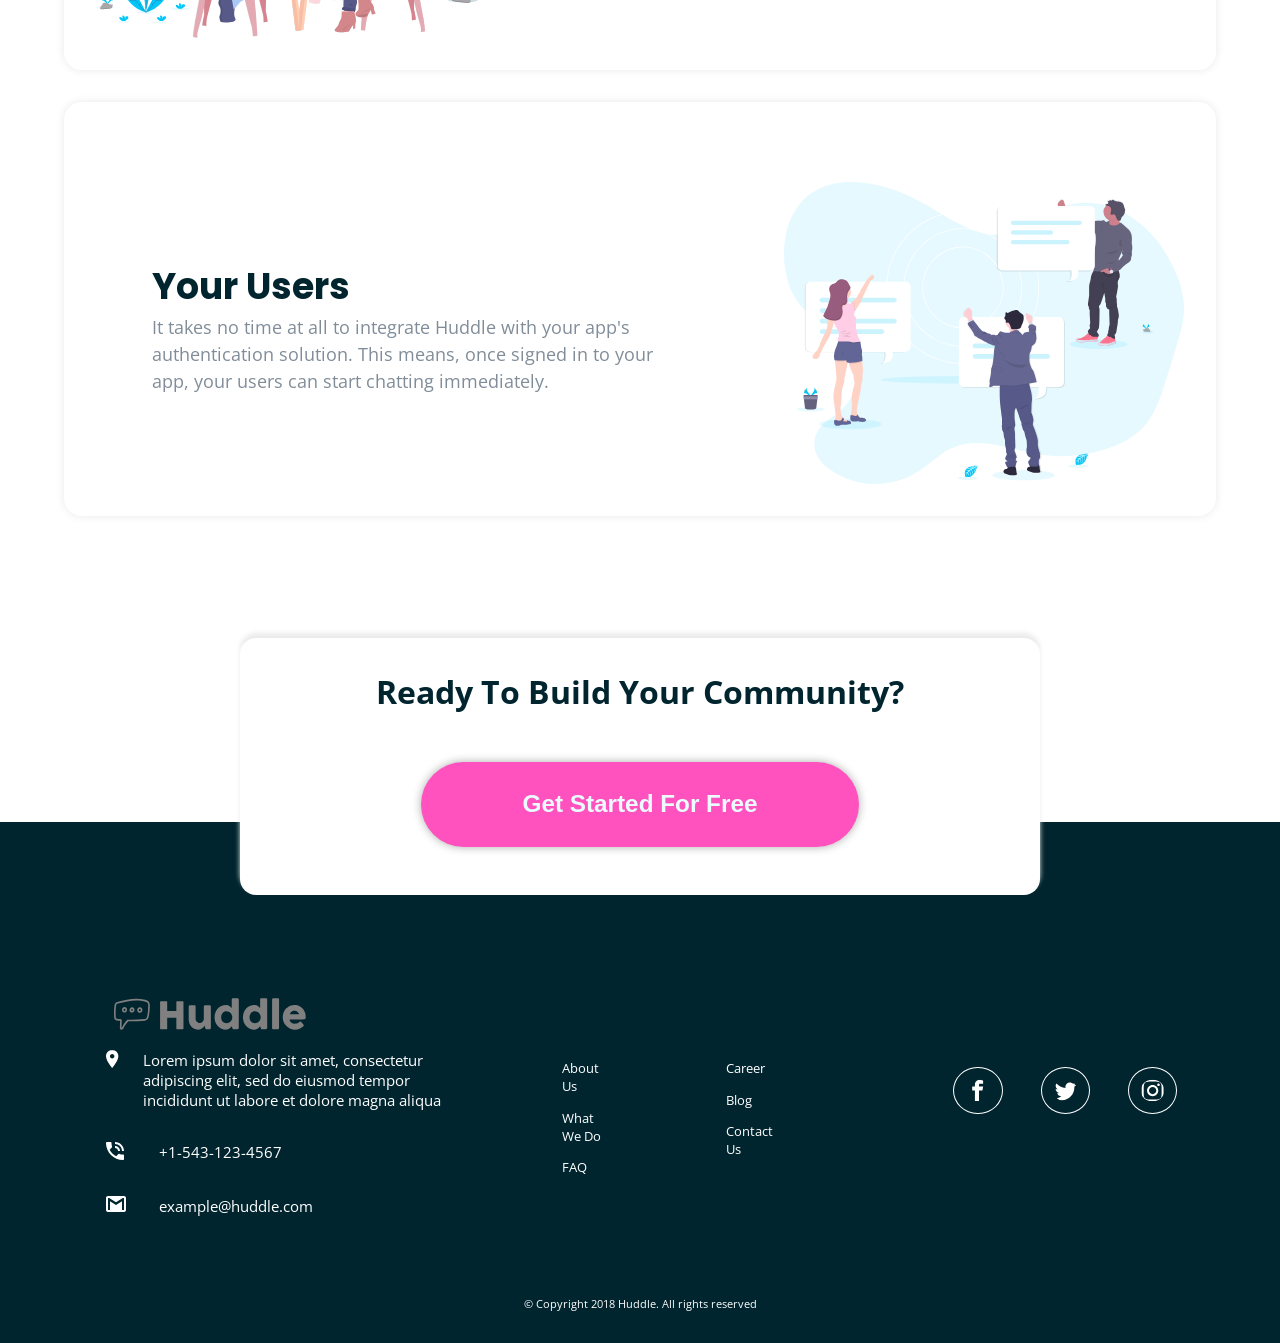
<file: huddle-landing-page-with-alternating-feature-blocks/index.html>
<!DOCTYPE html>
<html lang="en">
<head>
  <meta charset="UTF-8">
  <meta name="viewport" content="width=device-width, initial-scale=1.0">
  <link rel="stylesheet" href="./styles/styles.css">
  <link rel="icon" type="image/png" sizes="32x32" href="./images/favicon-32x32.png">
  <link rel="preconnect" href="https://fonts.gstatic.com">
  <link href="https://fonts.googleapis.com/css2?family=Poppins:wght@600&display=swap" rel="stylesheet">
  <link rel="preconnect" href="https://fonts.gstatic.com">
  <link href="https://fonts.googleapis.com/css2?family=Open+Sans:wght@400;700&display=swap" rel="stylesheet">
  <title>Frontend Mentor | Huddle landing page with alternating feature blocks</title>
</head>
<body>

  <nav>
    <a class="logo" href="/"><img src="./images/logo.svg" alt="company-logo"></a>
    <button class="navbutt">Try It Free</button>
  </nav>
  <header>
    <div>
      <h1>Build The Community Your Fans Will Love</h1>
      <p>Huddle re-imagines the way we build communities. You have a voice, but so does your audience. 
        Create connections with your users as you engage in genuine discussion. </p>
      <button class="headbutt" >Get Started For Free</button>
    </div>
    <img src="./images/illustration-mockups.svg" alt="mockup grafic">
  </header>

  <section class="row-reverse">
    <img src="./images/illustration-grow-together.svg" alt="illustration about people growing through talking and workflow">
    <div>
      <h2>Grow Together</h2>
      <p>Generate meaningful discussions with your audience and build a strong, loyal community. 
        Think of the insightful conversations you miss out on with a feedback form. </p>
    </div>
    </section>

  <section>
    <img src="./images/illustration-flowing-conversation.svg" alt="people siting on a desk in the park and chatting">
    <div>
      <h2>Flowing Conversations</h2>
      <p>You wouldn't paginate a conversation in real life, so why do it online? Our threads 
        have just-in-time loading for a more natural flow.</p>
    </div>
  </section>

  <section class="row-reverse">
    <img src="./images/illustration-your-users.svg" alt="three people holding textbubbles and watching at them">
    <div>
      <h2>Your Users</h2>
      <p>It takes no time at all to integrate Huddle with your app's authentication solution. 
        This means, once signed in to your app, your users can start chatting immediately.</p>
    </div>
    </section>
    
  <div class="CTA-box">
    <h3>Ready To Build Your Community?</h3>
    <button class="cta-butt">Get Started For Free</button>
  </div>

  <footer>
    <div>
      <div class="adress">
        <a href="/"><img src="./images/logo.svg" alt="logo"></a>
        <p class="location">Lorem ipsum dolor sit amet, consectetur adipiscing elit, sed do eiusmod tempor 
          incididunt ut labore et dolore magna aliqua</p>
          <p class="telefon">+1-543-123-4567</p>
          <p class="email">example@huddle.com</p>
      </div>
      <div class="impressum">
        <div>
          <a href="/">About Us</a>
          <a href="/">What We Do</a>
          <a href="/">FAQ</a>
        </div>
        <div>
          <a href="/">Career</a>
          <a href="/">Blog</a>
          <a href="/">Contact Us</a>
        </div>
      </div>
      <div class="sm-links">
        <a href="/"> <!-- facebook  -->
          <!-- Generated by IcoMoon.io -->
          <svg version="1.1" xmlns="http://www.w3.org/2000/svg" width="32" height="32" viewBox="0 0 32 32">
            <title>facebook</title>
            <path class="sm-hover" d="M19 6h5v-6h-5c-3.86 0-7 3.14-7 7v3h-4v6h4v16h6v-16h5l1-6h-6v-3c0-0.542 0.458-1 1-1z"></path>
          </svg>
        </a>

        <a href="/"> <!-- twitter -->
          <!-- Generated by IcoMoon.io -->
          <svg version="1.1" xmlns="http://www.w3.org/2000/svg" width="32" height="32" viewBox="0 0 32 32">
            <title>twitter</title>
            <path class="sm-hover" d="M32 7.075c-1.175 0.525-2.444 0.875-3.769 1.031 1.356-0.813 2.394-2.1 2.887-3.631-1.269 0.75-2.675 1.3-4.169 1.594-1.2-1.275-2.906-2.069-4.794-2.069-3.625 0-6.563 2.938-6.563 6.563 0 0.512 0.056 1.012 0.169 1.494-5.456-0.275-10.294-2.888-13.531-6.862-0.563 0.969-0.887 2.1-0.887 3.3 0 2.275 1.156 4.287 2.919 5.463-1.075-0.031-2.087-0.331-2.975-0.819 0 0.025 0 0.056 0 0.081 0 3.181 2.263 5.838 5.269 6.437-0.55 0.15-1.131 0.231-1.731 0.231-0.425 0-0.831-0.044-1.237-0.119 0.838 2.606 3.263 4.506 6.131 4.563-2.25 1.762-5.075 2.813-8.156 2.813-0.531 0-1.050-0.031-1.569-0.094 2.913 1.869 6.362 2.95 10.069 2.95 12.075 0 18.681-10.006 18.681-18.681 0-0.287-0.006-0.569-0.019-0.85 1.281-0.919 2.394-2.075 3.275-3.394z"></path>
          </svg>  
        </a>

        <a href="/"> <!-- instagram -->
          <!--Generated by IcoMoon.io -->
          <svg version="1.1" xmlns="http://www.w3.org/2000/svg" width="32" height="32" viewbox="0 0 32 32">
            <title>instagram</title>
            <path class="sm-hover" d="M16 2.881c4.275 0 4.781 0.019 6.462 0.094 1.563 0.069 2.406 0.331 2.969 0.55 0.744 0.288 1.281 0.638 1.837 1.194 0.563 0.563 0.906 1.094 1.2 1.838 0.219 0.563 0.481 1.412 0.55 2.969 0.075 1.688 0.094 2.194 0.094 6.463s-0.019 4.781-0.094 6.463c-0.069 1.563-0.331 2.406-0.55 2.969-0.288 0.744-0.637 1.281-1.194 1.837-0.563 0.563-1.094 0.906-1.837 1.2-0.563 0.219-1.413 0.481-2.969 0.55-1.688 0.075-2.194 0.094-6.463 0.094s-4.781-0.019-6.463-0.094c-1.563-0.069-2.406-0.331-2.969-0.55-0.744-0.288-1.281-0.637-1.838-1.194-0.563-0.563-0.906-1.094-1.2-1.837-0.219-0.563-0.481-1.413-0.55-2.969-0.075-1.688-0.094-2.194-0.094-6.463s0.019-4.781 0.094-6.463c0.069-1.563 0.331-2.406 0.55-2.969 0.288-0.744 0.638-1.281 1.194-1.838 0.563-0.563 1.094-0.906 1.838-1.2 0.563-0.219 1.412-0.481 2.969-0.55 1.681-0.075 2.188-0.094 6.463-0.094zM16 0c-4.344 0-4.887 0.019-6.594 0.094-1.7 0.075-2.869 0.35-3.881 0.744-1.056 0.412-1.95 0.956-2.837 1.85-0.894 0.888-1.438 1.781-1.85 2.831-0.394 1.019-0.669 2.181-0.744 3.881-0.075 1.713-0.094 2.256-0.094 6.6s0.019 4.887 0.094 6.594c0.075 1.7 0.35 2.869 0.744 3.881 0.413 1.056 0.956 1.95 1.85 2.837 0.887 0.887 1.781 1.438 2.831 1.844 1.019 0.394 2.181 0.669 3.881 0.744 1.706 0.075 2.25 0.094 6.594 0.094s4.888-0.019 6.594-0.094c1.7-0.075 2.869-0.35 3.881-0.744 1.050-0.406 1.944-0.956 2.831-1.844s1.438-1.781 1.844-2.831c0.394-1.019 0.669-2.181 0.744-3.881 0.075-1.706 0.094-2.25 0.094-6.594s-0.019-4.887-0.094-6.594c-0.075-1.7-0.35-2.869-0.744-3.881-0.394-1.063-0.938-1.956-1.831-2.844-0.887-0.887-1.781-1.438-2.831-1.844-1.019-0.394-2.181-0.669-3.881-0.744-1.712-0.081-2.256-0.1-6.6-0.1v0z"></path>
            <path class="sm-hover" d="M16 7.781c-4.537 0-8.219 3.681-8.219 8.219s3.681 8.219 8.219 8.219 8.219-3.681 8.219-8.219c0-4.537-3.681-8.219-8.219-8.219zM16 21.331c-2.944 0-5.331-2.387-5.331-5.331s2.387-5.331 5.331-5.331c2.944 0 5.331 2.387 5.331 5.331s-2.387 5.331-5.331 5.331z"></path>
            <path class="sm-hover" d="M26.462 7.456c0 1.060-0.859 1.919-1.919 1.919s-1.919-0.859-1.919-1.919c0-1.060 0.859-1.919 1.919-1.919s1.919 0.859 1.919 1.919z"></path>
          </svg>
        </a>
      </div>
    </div>

    <p class="copyright">&copy; Copyright 2018 Huddle. All rights reserved</p>

  </footer>
</body>
</html>
</file>
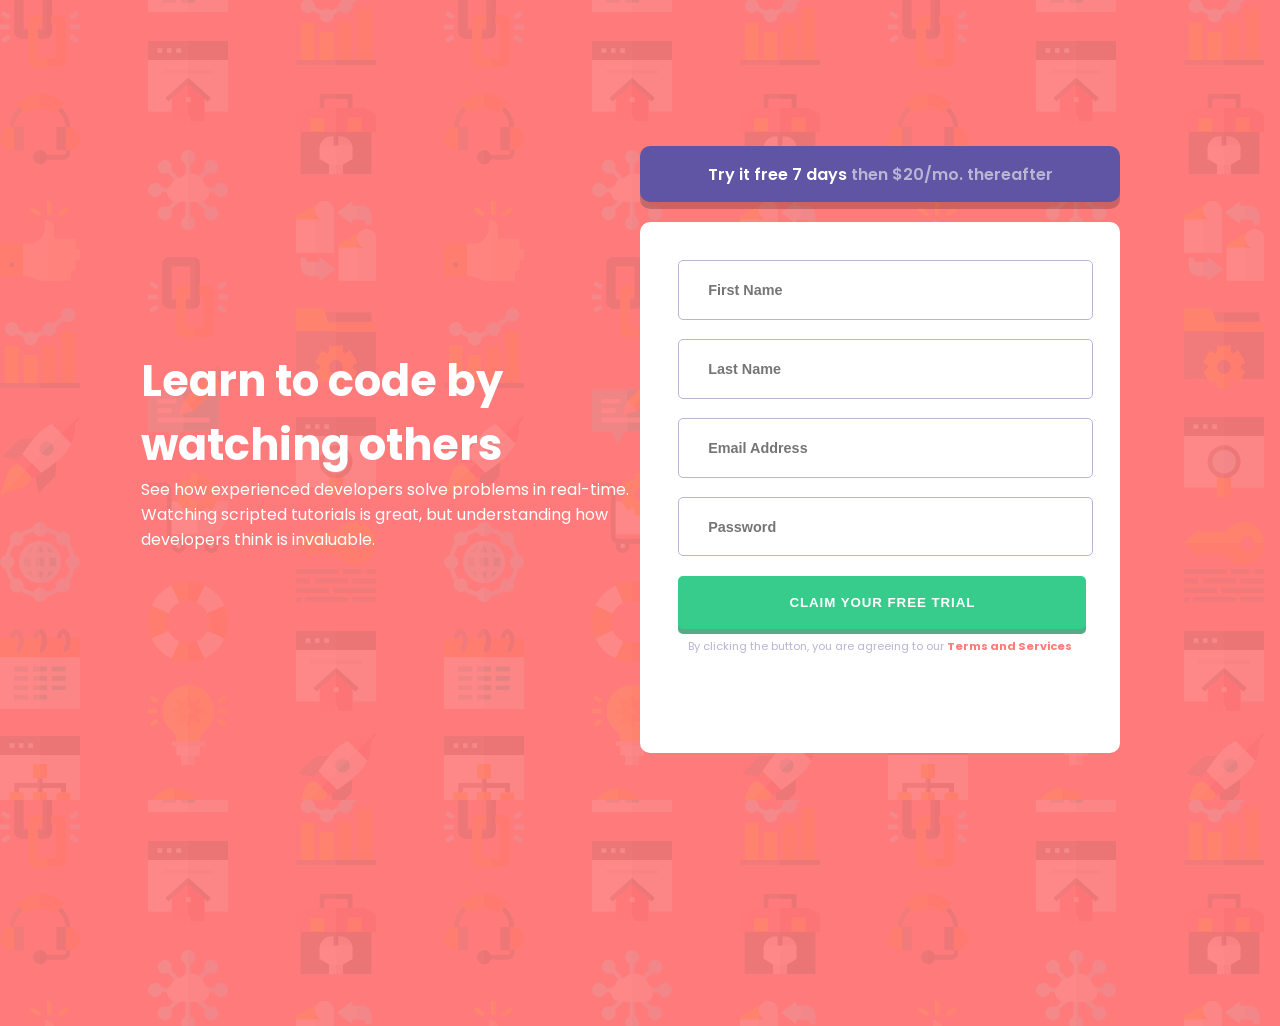
<file: intro-component-with-signup-form/index.html>
<!DOCTYPE html>
<html lang="en">
<head>
  <meta charset="UTF-8">
  <meta name="viewport" content="width=device-width, initial-scale=1.0">
  <link rel="stylesheet" href="./styles/styles.css">
  <link rel="icon" type="image/png" sizes="32x32" href="./images/favicon-32x32.png">
  <link rel="preconnect" href="https://fonts.gstatic.com">
  <link href="https://fonts.googleapis.com/css2?family=Poppins:wght@400;500;600;700&display=swap" rel="stylesheet">
  <title>Frontend Mentor | Intro component with sign up form</title>
</head>

<body>
  <div class="left">
    <h1>Learn to code by watching others</h1>
    <p>See how experienced developers solve problems in real-time. Watching scripted tutorials is great, 
      but understanding how developers think is invaluable. </p>
  </div>

  <div class="right">
    <div class="suggester">
      <p>Try it free 7 days <span> then $20/mo. thereafter</span></p>
    </div>

    <div class="formwindow">
      <form action="personal-infos">
        <input type="text" name="" id="" placeholder="First Name " required>
        <input type="text" name="" id="" placeholder="Last Name " required>
        <input type="email" name="" id="" placeholder="Email Address" required>
        <input type="password" name="" id="" placeholder="Password" required>
        <button>CLAIM YOUR FREE TRIAL</button>
      </form>
      <p class="disclaimer">
        By clicking the button, you are agreeing to our 
        <a href="https://www.youtube.com/watch?v=dQw4w9WgXcQ"> Terms and Services</a>
      </p>
    </div>

  </div>
</body>
</html>
</file>
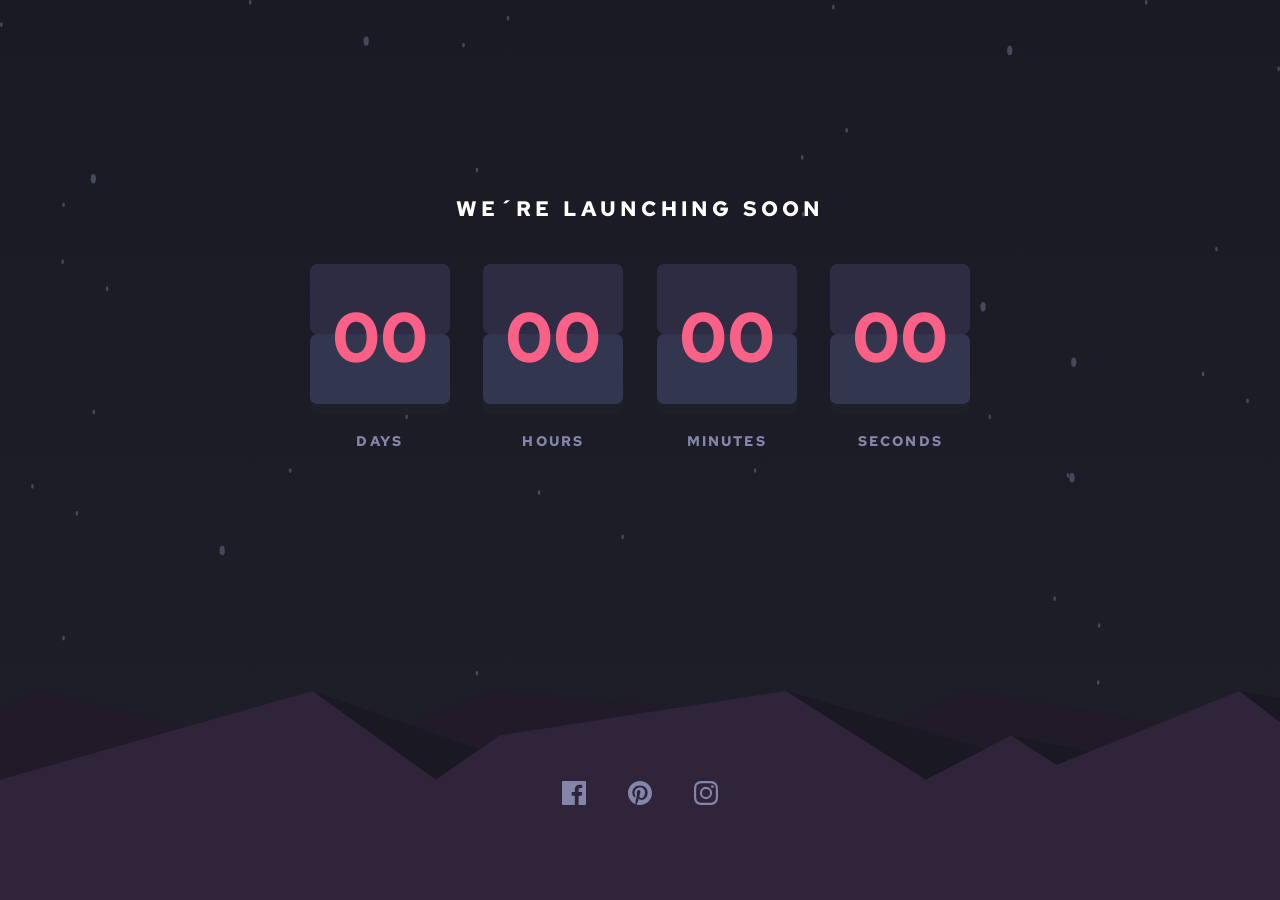
<file: launch-countdown-timer/index.html>
<!DOCTYPE html>
<html lang="en">
<head>
  <meta charset="UTF-8">
  <meta name="viewport" content="width=device-width, initial-scale=1.0">

  <link rel="icon" type="image/png" sizes="32x32" href="./images/favicon-32x32.png">
  <link rel="preconnect" href="https://fonts.gstatic.com">
  <link href="https://fonts.googleapis.com/css2?family=Red+Hat+Text:wght@700&display=swap" rel="stylesheet">
  <link rel="stylesheet" href="./styles/styles.css">
  <title>Frontend Mentor | Launch countdown timer</title>


</head>
<body>
  <h1>WE´RE LAUNCHING SOON</h1>

  <section class="section-1">
    <div class="days">
      <span id="day-c"></span>
      <p>DAYS</p>
    </div>
    <div class="hours">
      <span id="hour-c"></span>
      <p>HOURS</p>
    </div>
    <div class="min">
      <span id="min-c"></span>
      <p>MINUTES</p>
    </div>
    <div class="sec">
      <span id="sec-c"></span>
      <p>SECONDS</p>
    </div>
  </section>

  <div class="hills-deco">
    <a href="/">
      <svg xmlns="http://www.w3.org/2000/svg" width="24" height="24">
        <path fill="#8385A9" d="M22.675 0H1.325C.593 0 0 .593 0 1.325v21.351C0 23.407.593 24 1.325 24H12.82v-9.294H9.692v-3.622h3.128V8.413c0-3.1 1.893-4.788 4.659-4.788 1.325 0 2.463.099 2.795.143v3.24l-1.918.001c-1.504 0-1.795.715-1.795 1.763v2.313h3.587l-.467 3.622h-3.12V24h6.116c.73 0 1.323-.593 1.323-1.325V1.325C24 .593 23.407 0 22.675 0z"/>
      </svg>
    </a>
    <a href="/">
      <svg xmlns="http://www.w3.org/2000/svg" width="24" height="24">
        <path fill="#8385A9" d="M12 0C5.373 0 0 5.372 0 12c0 5.084 3.163 9.426 7.627 11.174-.105-.949-.2-2.405.042-3.441.218-.937 1.407-5.965 1.407-5.965s-.359-.719-.359-1.782c0-1.668.967-2.914 2.171-2.914 1.023 0 1.518.769 1.518 1.69 0 1.029-.655 2.568-.994 3.995-.283 1.194.599 2.169 1.777 2.169 2.133 0 3.772-2.249 3.772-5.495 0-2.873-2.064-4.882-5.012-4.882-3.414 0-5.418 2.561-5.418 5.207 0 1.031.397 2.138.893 2.738a.36.36 0 01.083.345l-.333 1.36c-.053.22-.174.267-.402.161-1.499-.698-2.436-2.889-2.436-4.649 0-3.785 2.75-7.262 7.929-7.262 4.163 0 7.398 2.967 7.398 6.931 0 4.136-2.607 7.464-6.227 7.464-1.216 0-2.359-.631-2.75-1.378l-.748 2.853c-.271 1.043-1.002 2.35-1.492 3.146C9.57 23.812 10.763 24 12 24c6.627 0 12-5.373 12-12 0-6.628-5.373-12-12-12z"/>
      </svg>
    </a>
    <a href="/">
      <svg xmlns="http://www.w3.org/2000/svg" width="24" height="24">
        <path fill="#8385A9" d="M12 2.163c3.204 0 3.584.012 4.85.07 3.252.148 4.771 1.691 4.919 4.919.058 1.265.069 1.645.069 4.849 0 3.205-.012 3.584-.069 4.849-.149 3.225-1.664 4.771-4.919 4.919-1.266.058-1.644.07-4.85.07-3.204 0-3.584-.012-4.849-.07-3.26-.149-4.771-1.699-4.919-4.92-.058-1.265-.07-1.644-.07-4.849 0-3.204.013-3.583.07-4.849.149-3.227 1.664-4.771 4.919-4.919 1.266-.057 1.645-.069 4.849-.069zM12 0C8.741 0 8.333.014 7.053.072 2.695.272.273 2.69.073 7.052.014 8.333 0 8.741 0 12c0 3.259.014 3.668.072 4.948.2 4.358 2.618 6.78 6.98 6.98C8.333 23.986 8.741 24 12 24c3.259 0 3.668-.014 4.948-.072 4.354-.2 6.782-2.618 6.979-6.98.059-1.28.073-1.689.073-4.948 0-3.259-.014-3.667-.072-4.947-.196-4.354-2.617-6.78-6.979-6.98C15.668.014 15.259 0 12 0zm0 5.838a6.162 6.162 0 100 12.324 6.162 6.162 0 000-12.324zM12 16a4 4 0 110-8 4 4 0 010 8zm6.406-11.845a1.44 1.44 0 100 2.881 1.44 1.44 0 000-2.881z"/>
      </svg>
    </a>
  </div>


  <script language="javascript" type="text/javascript" src="./js/counter.js"></script>
</body>
</html>
</file>
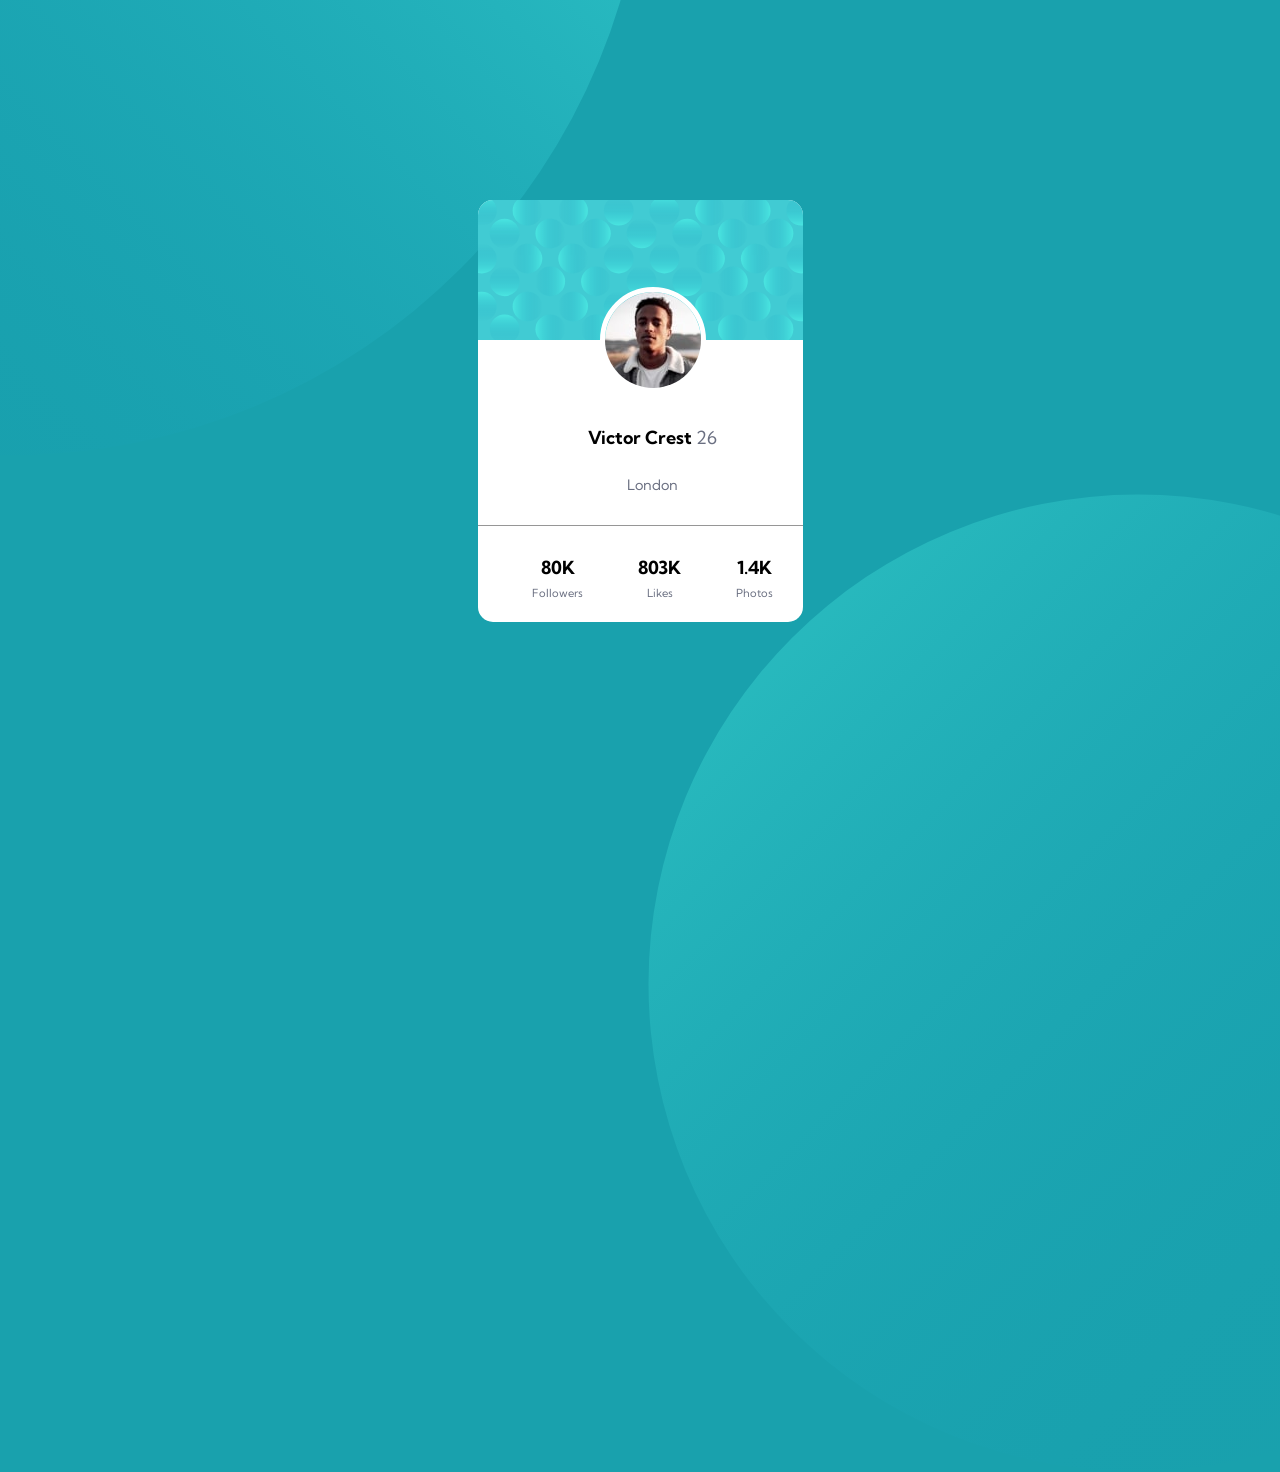
<file: profile-card-component/index.html>
<!DOCTYPE html>
<html lang="en">
<head>
  <meta charset="UTF-8">
  <meta name="viewport" content="width=device-width, initial-scale=1.0">
  <link rel="icon" type="image/png" sizes="32x32" href="./images/favicon-32x32.png">
  <link rel="preconnect" href="https://fonts.gstatic.com">
  <link href="https://fonts.googleapis.com/css2?family=Kumbh+Sans:wght@400;700&display=swap" rel="stylesheet"> 
  <link rel="stylesheet" href="./styles/styles.css">
  <title>Frontend Mentor | Profile card component</title>
</head>
<body>
  <img class="bgbubble top" src="./images/bg-pattern-top.svg" alt="">
  <div class="card">
    <img src="./images/bg-pattern-card.svg" alt="">
    <img class="portrait" src="./images/image-victor.jpg" alt="portrait or victor">
    <div class="content">
      <div>
      <span class="fattxt" >Victor Crest</span> <span class="grey-txt">26</span>
      <br>
      <br>
      <span class="yeyeyouarespecial grey-txt">London</span>
      </div>
      <div class="seperator"></div>
      <div class="socialmedia">
        <div>
          <span class="fattxt">80K</span>
          <br>
          <span class="yeyeyouarespecial grey-txt minitxt">Followers</span>
        </div>
        <div>  
          <span class="fattxt">803K</span>
          <br>
          <span class="yeyeyouarespecial grey-txt minitxt">Likes</span>
        </div>
        <div>        
          <span class="fattxt">1.4K</span>
          <br>
          <span class="yeyeyouarespecial grey-txt minitxt">Photos</span>
        </div>
      </div>
    </div>
  </div>
  <img class="bgbubble bot" src="./images/bg-pattern-bottom.svg" alt="">
</body>
</html>
</file>
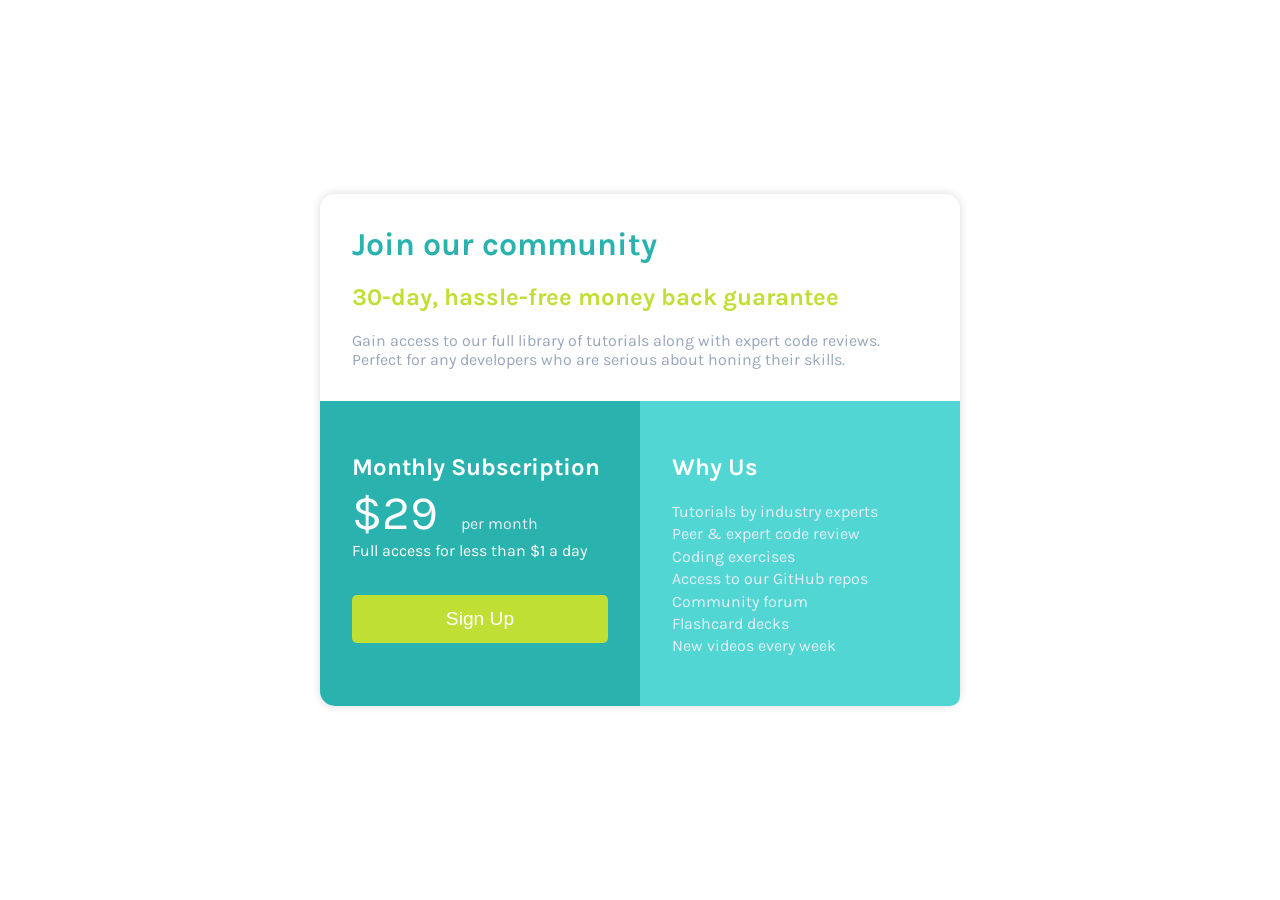
<file: single-price-grid-component/index.html>
<!DOCTYPE html>
<html lang="en">
<head>
  <meta charset="UTF-8">
  <meta name="viewport" content="width=device-width, initial-scale=1.0"> <!-- displays site properly based on user's device -->
  <link rel="stylesheet" href="./styles/styles.css">
  <link rel="preconnect" href="https://fonts.gstatic.com">
  <link href="https://fonts.googleapis.com/css2?family=Karla:wght@400;700&display=swap" rel="stylesheet">
  <link rel="icon" type="image/png" sizes="32x32" href="./images/favicon-32x32.png">
  <title>Frontend Mentor | Single Price Grid Component</title>

</head>
<body>
  <div>
    <header>
      <h1>Join our community</h1>
      <h2>30-day, hassle-free money back guarantee</h2>
      <p>Gain access to our full library of tutorials along with expert code reviews.</p>
      <p>Perfect for any developers who are serious about honing their skills.</p>
    </header>
    <section class="monthlysubs">
      <h2>Monthly Subscription</h2>
      <p><span class="price">&dollar;29</span><span class="pm"> per month</span></p>
      <p>Full access for less than &dollar;1 a day</p>
      <button>Sign Up</button>
    </section>
    <section class="wyus">
      <h2>
        Why Us
      </h2>
      <ul type="none">
        <li>Tutorials by industry experts</li>
        <li>Peer &amp; expert code review</li>
        <li>Coding exercises</li>
        <li>Access to our GitHub repos</li>
        <li>Community forum</li>
        <li>Flashcard decks</li>
        <li>New videos every week</li>
      </ul>
    </section>
  </div>
</body>
</html>
</file>
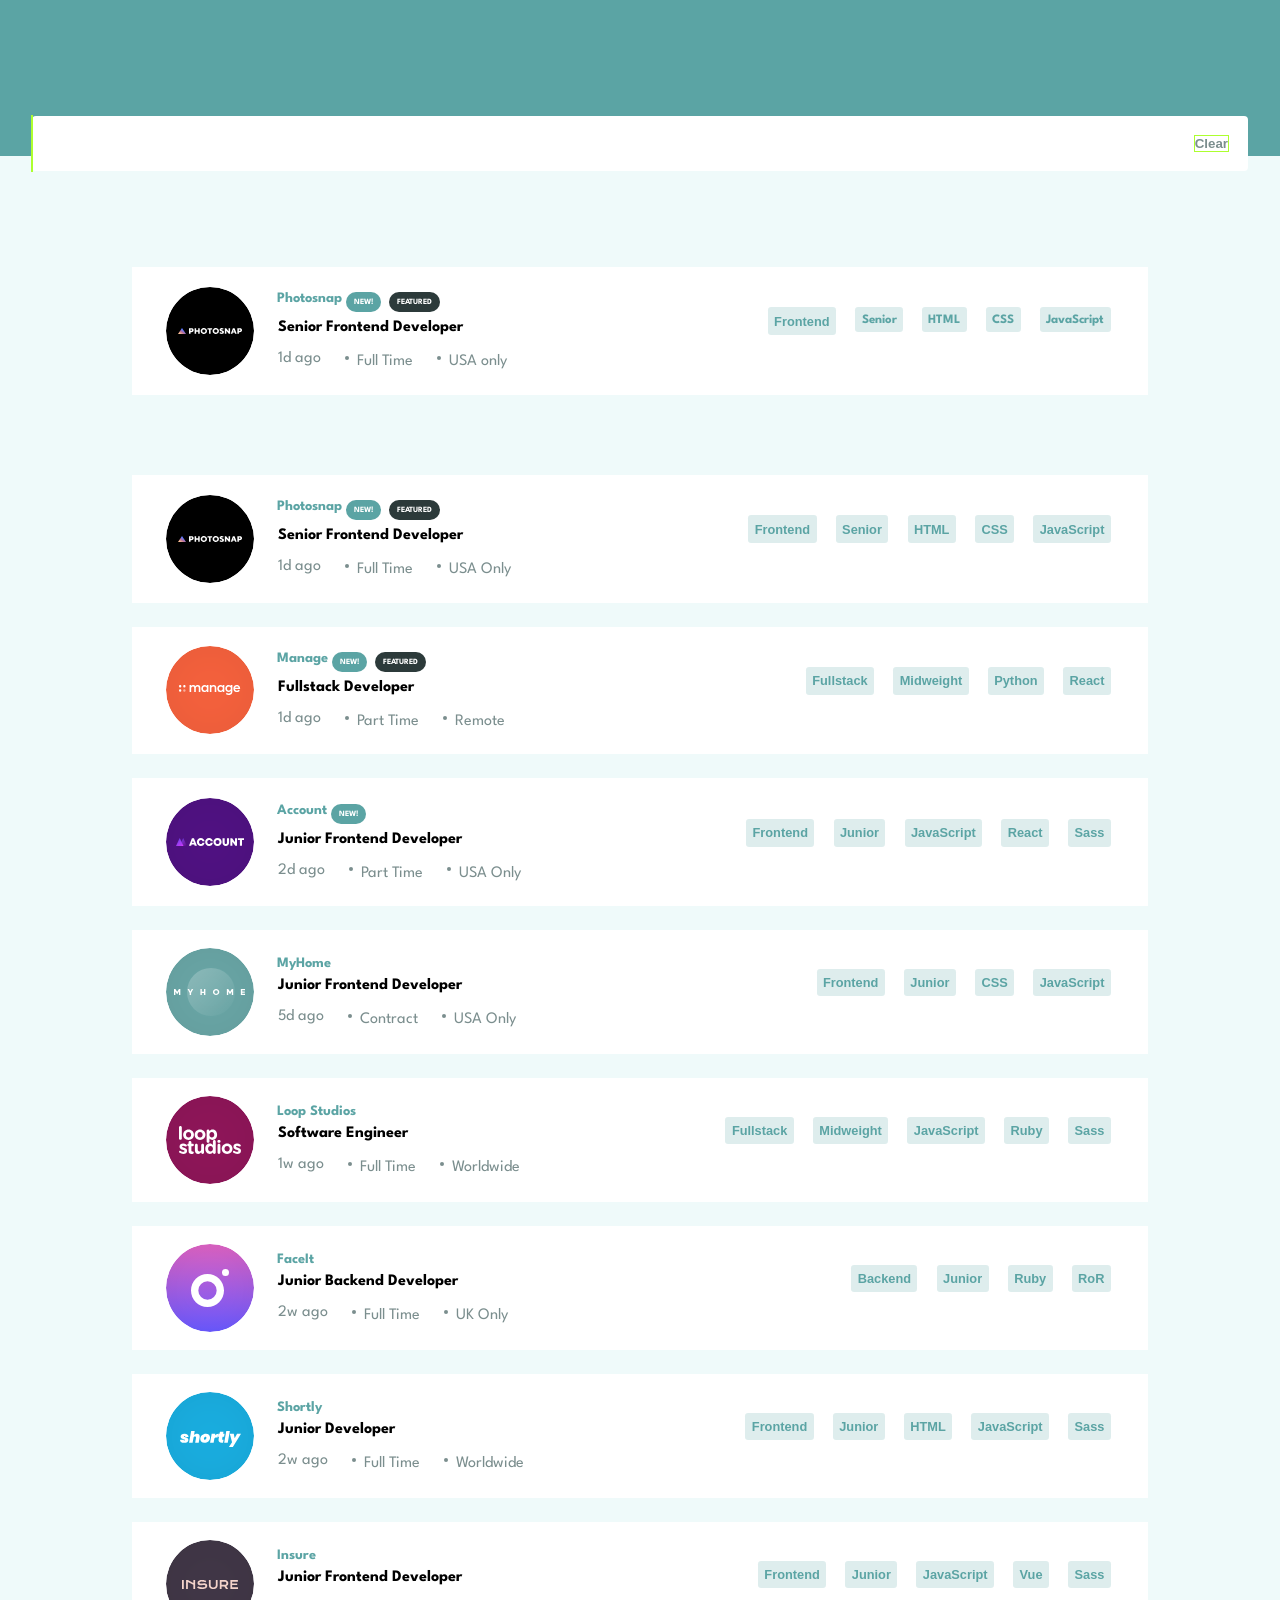
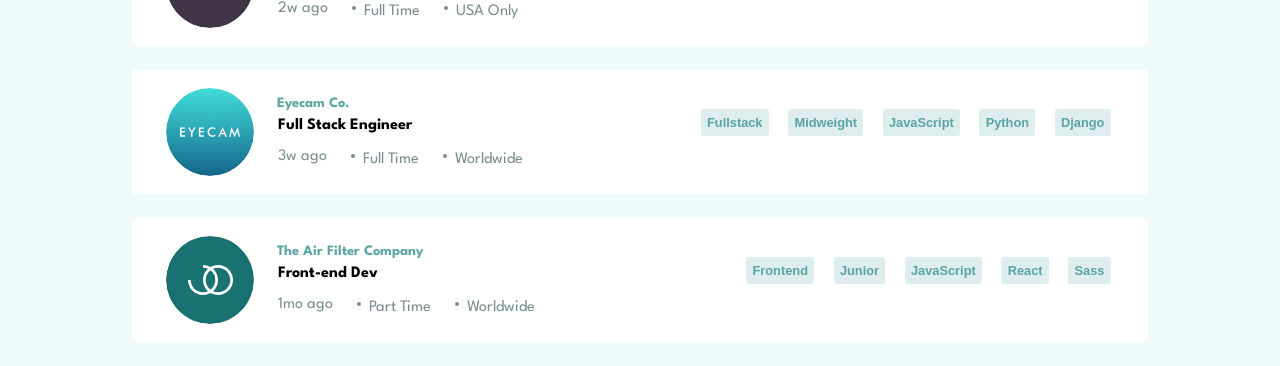
<file: static-job-listings/index.html>
<!DOCTYPE html>
<html lang="en">
<head>
  <meta charset="UTF-8">
  <meta name="viewport" content="width=device-width, initial-scale=1.0">
  <link rel="preconnect" href="https://fonts.gstatic.com">
  <link href="https://fonts.googleapis.com/css2?family=Spartan:wght@500;700&display=swap" rel="stylesheet">
  <link rel="stylesheet" href="./styles/styles.css">
  <link rel="icon" type="image/png" sizes="32x32" href="./images/favicon-32x32.png">
  <title>Frontend Mentor | Job Listings</title>


</head>

<body>
  <div class="head-bg"></div>

  <section class="filter">

    <div class="filter-container">

  <!--
      <div class="filter-item">
        <p>Frontend</p>
        <button>X</button>
      </div>
  
      <div class="filter-item">
        <p>CSS</p>
        <button>X</button>
      </div>
  
      <div class="filter-item">
        <p>JavaScript</p>
        <button>X</button>
      </div>
-->
    </div>

    <button class="clear-button">Clear</button>
    
  </section>




  <section>
    <div class="profile-container">
      <img class="logo" src="./images/photosnap.svg" alt="logo">
      <div>
        <div class="person">
          <p class="company">Photosnap <span class="new">NEW!</span> <span class="featured">FEATURED</span></p>
          <p class="position">Senior Frontend Developer</p>
          <div class="pcl-box">
            <p class="postedAt">1d ago</p>
            <p class="contract">Full Time</p>
            <p class="location">USA only</p>
          </div>
        </div>
        <div class="seperator"></div>
        <div class="term-box">
          <button  onclick="myFunction()" class="search-term">Frontend</button>
          <p onclick="myFunction()" class="search-term">Senior</p>
          <p class="search-term">HTML</p>
          <p class="search-term">CSS</p>
          <p class="search-term">JavaScript</p>
        </div>
      </div>
    </div>

  </section>

  <script src="./scripts/_createElements.js"></script>
  <script src="./scripts/_searching.js"></script>
  <script src="./scripts/main.js"></script>

</body>
</html>
</file>
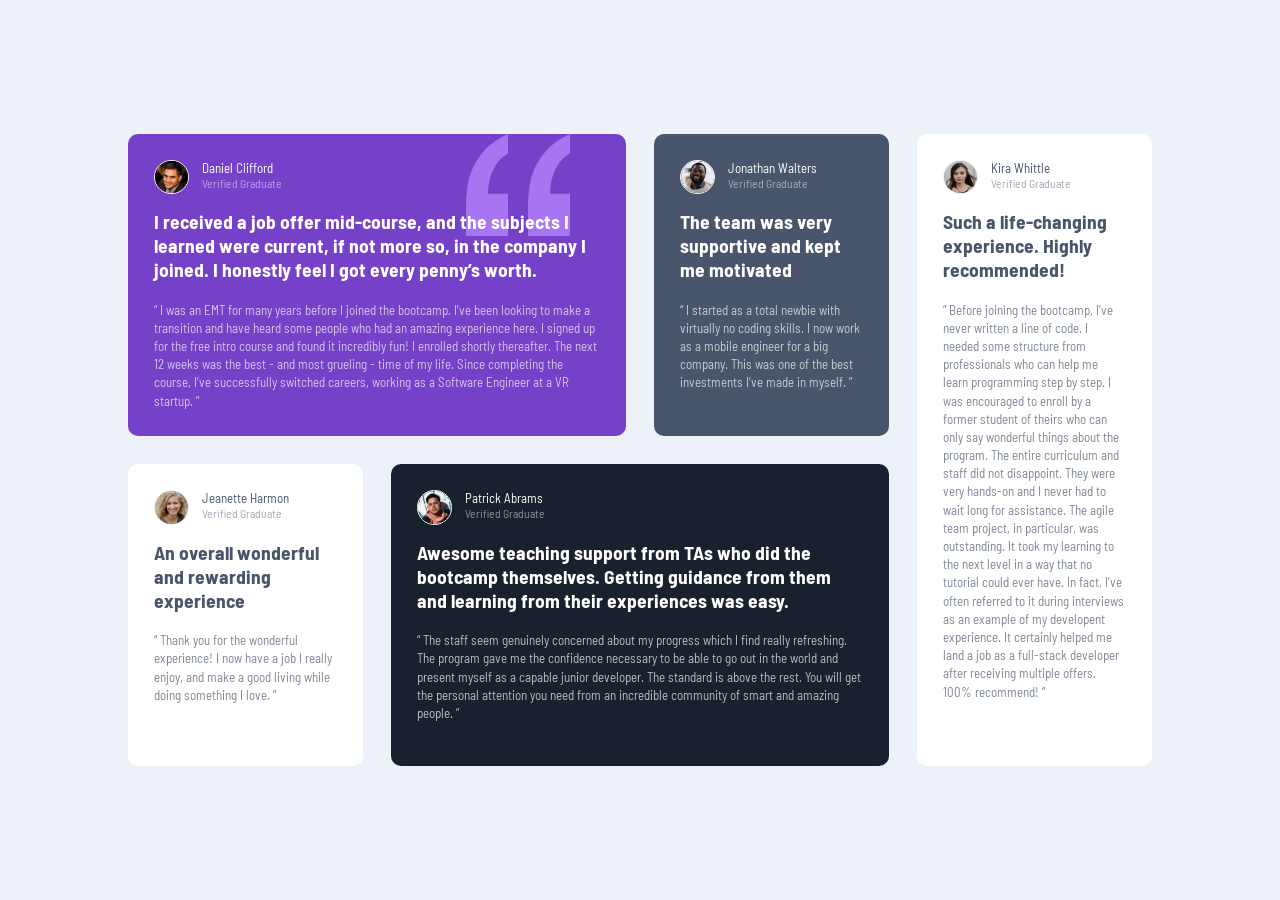
<file: testimonials-grid-section/index.html>
<!DOCTYPE html>
<html lang="en">
<head>
  <meta charset="UTF-8">
  <meta name="viewport" content="width=device-width, initial-scale=1.0"> <!-- displays site properly based on user's device -->
  <link rel="preconnect" href="https://fonts.gstatic.com">
  <link href="https://fonts.googleapis.com/css2?family=Barlow+Semi+Condensed:wght@500;600&display=swap" rel="stylesheet">
  <link rel="stylesheet" href="./styles/styles.css">
  <link rel="icon" type="image/png" sizes="32x32" href="./images/favicon-32x32.png">
  <title>Frontend Mentor | [Challenge Name Here]</title>


</head>
<body>
  <div>
    <article class="grid-1-12 bg-pattern">
      <div class="person-header">
        <img class="portrait" src="./images/image-daniel.jpg" alt="">
        <p class="name">Daniel Clifford</p>
        <p class="verified-graduate">Verified Graduate</p>
      </div>
      <h2 class="head-text">
        I received a job offer mid-course, and the subjects I learned were current, if not more so, 
        in the company I joined. I honestly feel I got every penny’s worth.
      </h2>
      <p class="quotations">
        “ I was an EMT for many years before I joined the bootcamp. I’ve been looking to make a 
        transition and have heard some people who had an amazing experience here. I signed up 
        for the free intro course and found it incredibly fun! I enrolled shortly thereafter. 
        The next 12 weeks was the best - and most grueling - time of my life. Since completing 
        the course, I’ve successfully switched careers, working as a Software Engineer at a VR startup. ”
      </p>
    </article>

    <article class="grid-1-3">
      <div class="person-header">
        <img class="portrait" src="./images/image-jonathan.jpg" alt="">
        <p class="name">Jonathan Walters</p>
        <p class="verified-graduate">Verified Graduate</p>
      </div>
      <h2 class="head-text">The team was very supportive and kept me motivated</h2>
      <p class="quotations">“ I started as a total newbie with virtually no coding skills. I now work as a mobile engineer 
        for a big company. This was one of the best investments I’ve made in myself. ”</p>
    </article>
    
    <article class="grid-12-44">
      <div class="person-header">
        <img class="portrait" src="./images/image-kira.jpg" alt="">
        <p class="name">Kira Whittle</p>
        <p class="verified-graduate">Verified Graduate</p>
      </div>
      <h2 class="head-text">Such a life-changing experience. Highly recommended!</h2>
      <p class="quotations">“ Before joining the bootcamp, I’ve never written a line of code. I needed some structure from 
        professionals who can help me learn programming step by step. I was encouraged to enroll by a former 
        student of theirs who can only say wonderful things about the program. The entire curriculum and staff 
        did not disappoint. They were very hands-on and I never had to wait long for assistance. The agile team 
        project, in particular, was outstanding. It took my learning to the next level in a way that no tutorial 
        could ever have. In fact, I’ve often referred to it during interviews as an example of my developent 
        experience. It certainly helped me land a job as a full-stack developer after receiving multiple offers. 
        100% recommend! ”</p>
    </article>

    <article class="grid-2-1">
      <div class="person-header">
        <img class="portrait" src="./images/image-jeanette.jpg" alt="">
        <p class="name">Jeanette Harmon</p>
        <p class="verified-graduate">Verified Graduate</p>
      </div>
      <h2 class="head-text">An overall wonderful and rewarding experience</h2>
      <p class="quotations">“ Thank you for the wonderful experience! I now have a job I really enjoy, and make a good living 
        while doing something I love. ”</p>
    </article>

    <article class="grid-2-23">
      <div class="person-header">
        <img class="portrait" src="./images/image-patrick.jpg" alt="">
        <p class="name">Patrick Abrams</p>
        <p class="verified-graduate">Verified Graduate</p>
      </div>
      <h2 class="head-text">Awesome teaching support from TAs who did the bootcamp themselves. Getting guidance from them and 
        learning from their experiences was easy.</h2>
      <p class="quotations">“ The staff seem genuinely concerned about my progress which I find really refreshing. The program 
        gave me the confidence necessary to be able to go out in the world and present myself as a capable 
        junior developer. The standard is above the rest. You will get the personal attention you need from 
        an incredible community of smart and amazing people. ”</p>
    </article>
  </div>
</body>
</html>
</file>
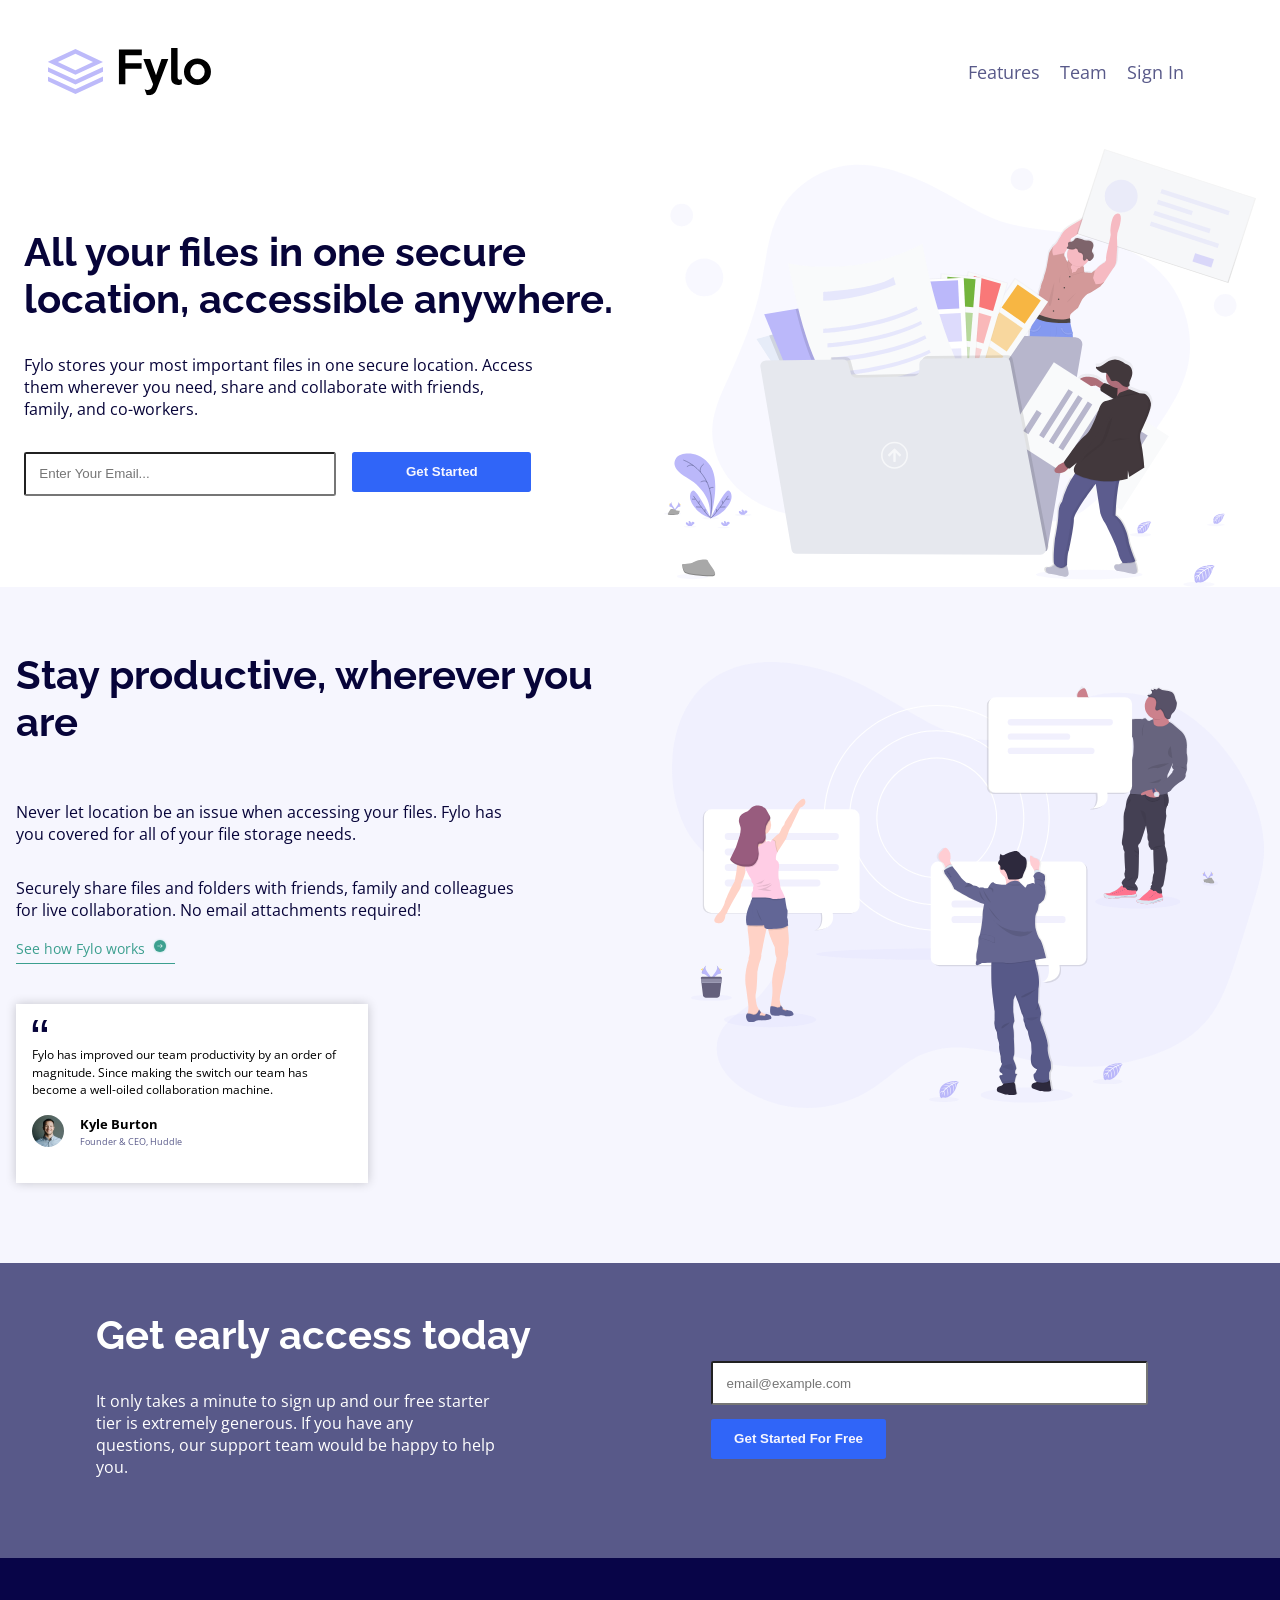
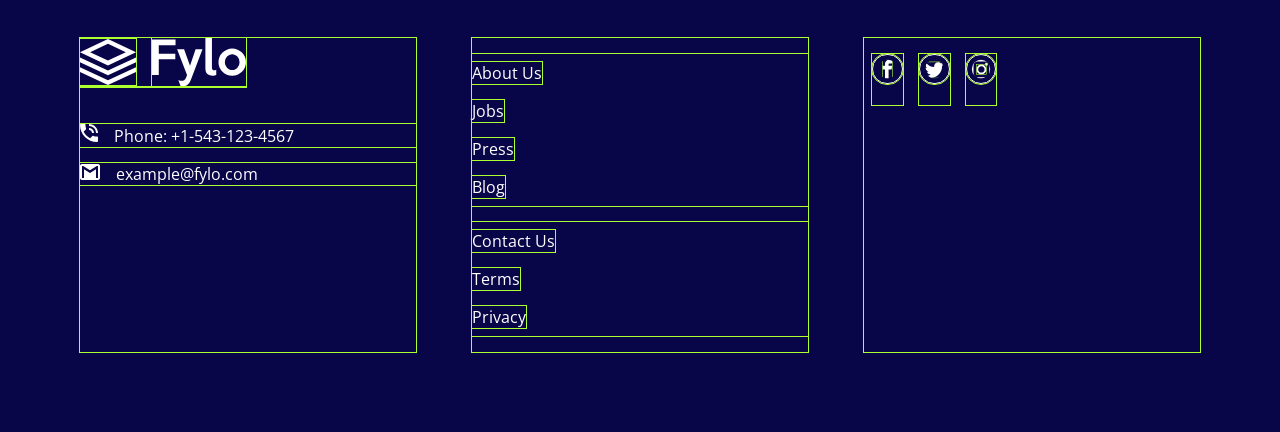
<file: fylo-landing-page-with-two-column-layout/there was an attempt/index.html>
<!DOCTYPE html>
<html lang="en">
<head>
  <meta charset="UTF-8">
  <meta name="viewport" content="width=device-width, initial-scale=1.0"> <!-- displays site properly based on user's device -->
  <link rel="icon" type="image/png" sizes="32x32" href="./images/favicon-32x32.png">
  <link rel="preconnect" href="https://fonts.gstatic.com">
  <link href="https://fonts.googleapis.com/css2?family=Raleway:wght@400;700&display=swap" rel="stylesheet">
  <link rel="preconnect" href="https://fonts.gstatic.com">
  <link href="https://fonts.googleapis.com/css2?family=Open+Sans&display=swap" rel="stylesheet">
  <link rel="stylesheet" href="./styles/styles.css">
  <title>Frontend Mentor | Fylo landing page with two column layout</title>
</head>
<body>

  <nav>
    <img src="./images/logo.svg" alt="fylo logo">
    <div>
      <a href="/">Features</a>
      <a href="/">Team</a>
      <a href="/">Sign In</a>
    </div>
  </nav>

  <section>
    <img src="./images/illustration-1.svg" alt="two people are working on a gigant file-folder">
    <div>
      <h1>All your files in one secure location, accessible anywhere.</h1>
      <p>Fylo stores your most important files in one secure location. 
        Access them wherever you need, share and collaborate with friends, 
        family, and co-workers.</p>
      <form action="submit-email">
        <input placeholder="Enter Your Email..." required type="email" name="" id="submit-email">
        <button type="submit">Get Started</button>
      </form>
    </div>
  </section>

  <section class="section2">
    <img class="illustration-sec2" src="./images/illustration-2.svg" alt="three peopel holding up chat-bubbles">
    <div>
      <h2 class="headersect2">Stay productive, wherever you are</h2>
      <p>Never let location be an issue when accessing your files. Fylo has you 
        covered for all of your file storage needs.</p>
      <p>Securely share files and folders with friends, family and colleagues for 
        live collaboration. No email attachments required!</p>
      <div class="green-cta">
        <a href="/">See how Fylo works</a>
        <div class="deco-line"></div>
      </div>
  
      <div class="testimonial">
        <img class="quotes" src="./images/icon-quotes.svg" alt="">
        <p class="tester-text">Fylo has improved our team productivity by an order of magnitude. Since 
          making the switch our team has become a well-oiled collaboration machine.</p>
          <div class="avatar">
            <img class="portrait" src="./images/avatar-testimonial.jpg" alt="testimonial-portrait">
            <div>
              <b class="name">Kyle Burton</b>
              <p class="job">Founder & CEO, Huddle</p>
            </div>
          </div>
      </div>
    </div>
  </section>

  <section class="section3">
    <div>
      <h2>Get early access today</h2>
      <p>It only takes a minute to sign up and our free starter tier is extremely generous. 
        If you have any questions, our support team would be happy to help you.</p>
    </div>
    <form action="submit-email2">
      <input placeholder="email@example.com" required type="email" name="" id="submit-email2">
      <button type="submit">Get Started For Free</button>
    </form>
  </section>


























  <footer>
    <div>
            <!-- logo -->
      <svg width="166" height="49" xmlns="http://www.w3.org/2000/svg" xmlns:xlink="http://www.w3.org/1999/xlink">
        <defs>
          <path id="a" d="M.014.03h93.96v48.29H.015z"/>
        </defs>
        <g fill="none" fill-rule="evenodd">
          <path d="M0 14.13v.123l27.95 13.13L56 14.209v-.033L27.95 1 0 14.13zm10.077.062L27.95 5.795l17.877 8.397-17.877 8.396-17.874-8.396zM27.95 32.483L0 19.55v4.784l27.95 12.964L56 24.289v-4.784L27.95 32.483zm0 9.703L0 29.25v4.783L27.95 47 56 33.99v-4.784l-28.05 12.98z" fill="#BDBAFA"/>
          <g transform="translate(72)">
            <mask id="b" fill="#fff">
              <use xlink:href="#a"/>
            </mask>
            <path d="M87.56 24.152a8.1 8.1 0 0 0-2.161-5.573 7.259 7.259 0 0 0-2.34-1.673 6.864 6.864 0 0 0-2.85-.601c-1.01 0-1.961.2-2.852.601a7.257 7.257 0 0 0-2.34 1.673 8.102 8.102 0 0 0-2.16 5.574 8.102 8.102 0 0 0 2.16 5.573 7.257 7.257 0 0 0 2.34 1.672 6.864 6.864 0 0 0 2.851.602c1.01 0 1.96-.2 2.852-.602a7.259 7.259 0 0 0 2.339-1.672 8.1 8.1 0 0 0 2.16-5.574zm6.415 0c0 1.932-.357 3.723-1.07 5.373a13.098 13.098 0 0 1-2.94 4.28c-1.247 1.205-2.71 2.156-4.388 2.854-1.678.699-3.468 1.048-5.369 1.048-1.9 0-3.683-.349-5.346-1.048a13.863 13.863 0 0 1-4.366-2.876 13.351 13.351 0 0 1-2.94-4.302c-.713-1.65-1.07-3.426-1.07-5.329 0-1.873.364-3.634 1.092-5.284a13.92 13.92 0 0 1 2.962-4.325 13.671 13.671 0 0 1 4.367-2.898 13.552 13.552 0 0 1 5.301-1.048c1.901 0 3.69.35 5.369 1.048 1.678.698 3.14 1.65 4.388 2.854 1.248 1.204 2.228 2.638 2.94 4.302.713 1.665 1.07 3.449 1.07 5.351zM64.258 36.905a8.6 8.6 0 0 1-1.715.58c-.638.148-1.3.222-1.982.222a9.84 9.84 0 0 1-2.74-.379 6.003 6.003 0 0 1-2.295-1.226c-.653-.565-1.173-1.3-1.56-2.207-.385-.907-.578-2-.578-3.277V.029h6.549v29.474c0 1.07.215 1.806.646 2.207.43.401.943.602 1.537.602.742 0 1.455-.223 2.138-.669v5.262zM50.492 11.22L38.908 41.854c-.861 2.289-1.99 3.939-3.386 4.95-1.396 1.01-3.06 1.515-4.99 1.515-.297 0-.623-.022-.98-.066a7.352 7.352 0 0 1-1.025-.201l-2.138-5.975a8.486 8.486 0 0 0 1.56.557c.534.134 1.039.201 1.514.201 1.01 0 1.93-.23 2.762-.691.832-.46 1.47-1.315 1.916-2.564l.891-2.586-9.935-25.773h6.995l5.925 16.588 5.57-16.588h6.905zM23.538 7.342H6.786v8.294h16.529v5.618H6.785v15.784H.015V1.412h23.524v5.93z" fill="#000" mask="url(#b)"/>
          </g>
        </g>
      </svg>

      <p class="phone">Phone: +1-543-123-4567</p>
      <p class="email">example@fylo.com</p>
    </div>

    <div class="impressum">
      <div>
        <a href="/">About Us</a>
        <a href="/">Jobs</a>
        <a href="/">Press</a>
        <a href="/">Blog</a>
      </div>
      <div>
        <a href="/">Contact Us</a>
        <a href="/">Terms</a>
        <a href="/">Privacy</a>
      </div>
    </div>

    <div class="sm">

      <!-- facebook -->
      <a href="/">
        <!-- Generated by IcoMoon.io -->
        <svg version="1.1" xmlns="http://www.w3.org/2000/svg" width="32" height="32" viewBox="0 0 32 32">
          <title>facebook</title>
          <path d="M19 6h5v-6h-5c-3.86 0-7 3.14-7 7v3h-4v6h4v16h6v-16h5l1-6h-6v-3c0-0.542 0.458-1 1-1z"></path>
        </svg>
      </a>

      <!-- twitter -->
      <a href="/">
        <!-- Generated by IcoMoon.io -->
        <svg version="1.1" xmlns="http://www.w3.org/2000/svg" width="32" height="32" viewBox="0 0 32 32">
          <title>twitter</title>
          <path d="M32 7.075c-1.175 0.525-2.444 0.875-3.769 1.031 1.356-0.813 2.394-2.1 2.887-3.631-1.269 0.75-2.675 1.3-4.169 1.594-1.2-1.275-2.906-2.069-4.794-2.069-3.625 0-6.563 2.938-6.563 6.563 0 0.512 0.056 1.012 0.169 1.494-5.456-0.275-10.294-2.888-13.531-6.862-0.563 0.969-0.887 2.1-0.887 3.3 0 2.275 1.156 4.287 2.919 5.463-1.075-0.031-2.087-0.331-2.975-0.819 0 0.025 0 0.056 0 0.081 0 3.181 2.263 5.838 5.269 6.437-0.55 0.15-1.131 0.231-1.731 0.231-0.425 0-0.831-0.044-1.237-0.119 0.838 2.606 3.263 4.506 6.131 4.563-2.25 1.762-5.075 2.813-8.156 2.813-0.531 0-1.050-0.031-1.569-0.094 2.913 1.869 6.362 2.95 10.069 2.95 12.075 0 18.681-10.006 18.681-18.681 0-0.287-0.006-0.569-0.019-0.85 1.281-0.919 2.394-2.075 3.275-3.394z"></path>
        </svg>
      </a>

      <!-- instagram -->
      <a href="/">
        <!-- Generated by IcoMoon.io -->
        <svg class="instagram" version="1.1" xmlns="http://www.w3.org/2000/svg" width="32" height="32" viewBox="0 0 32 32">
          <title>instagram</title>
          <path d="M16 2.881c4.275 0 4.781 0.019 6.462 0.094 1.563 0.069 2.406 0.331 2.969 0.55 0.744 0.288 1.281 0.638 1.837 1.194 0.563 0.563 0.906 1.094 1.2 1.838 0.219 0.563 0.481 1.412 0.55 2.969 0.075 1.688 0.094 2.194 0.094 6.463s-0.019 4.781-0.094 6.463c-0.069 1.563-0.331 2.406-0.55 2.969-0.288 0.744-0.637 1.281-1.194 1.837-0.563 0.563-1.094 0.906-1.837 1.2-0.563 0.219-1.413 0.481-2.969 0.55-1.688 0.075-2.194 0.094-6.463 0.094s-4.781-0.019-6.463-0.094c-1.563-0.069-2.406-0.331-2.969-0.55-0.744-0.288-1.281-0.637-1.838-1.194-0.563-0.563-0.906-1.094-1.2-1.837-0.219-0.563-0.481-1.413-0.55-2.969-0.075-1.688-0.094-2.194-0.094-6.463s0.019-4.781 0.094-6.463c0.069-1.563 0.331-2.406 0.55-2.969 0.288-0.744 0.638-1.281 1.194-1.838 0.563-0.563 1.094-0.906 1.838-1.2 0.563-0.219 1.412-0.481 2.969-0.55 1.681-0.075 2.188-0.094 6.463-0.094zM16 0c-4.344 0-4.887 0.019-6.594 0.094-1.7 0.075-2.869 0.35-3.881 0.744-1.056 0.412-1.95 0.956-2.837 1.85-0.894 0.888-1.438 1.781-1.85 2.831-0.394 1.019-0.669 2.181-0.744 3.881-0.075 1.713-0.094 2.256-0.094 6.6s0.019 4.887 0.094 6.594c0.075 1.7 0.35 2.869 0.744 3.881 0.413 1.056 0.956 1.95 1.85 2.837 0.887 0.887 1.781 1.438 2.831 1.844 1.019 0.394 2.181 0.669 3.881 0.744 1.706 0.075 2.25 0.094 6.594 0.094s4.888-0.019 6.594-0.094c1.7-0.075 2.869-0.35 3.881-0.744 1.050-0.406 1.944-0.956 2.831-1.844s1.438-1.781 1.844-2.831c0.394-1.019 0.669-2.181 0.744-3.881 0.075-1.706 0.094-2.25 0.094-6.594s-0.019-4.887-0.094-6.594c-0.075-1.7-0.35-2.869-0.744-3.881-0.394-1.063-0.938-1.956-1.831-2.844-0.887-0.887-1.781-1.438-2.831-1.844-1.019-0.394-2.181-0.669-3.881-0.744-1.712-0.081-2.256-0.1-6.6-0.1v0z"></path>
          <path d="M16 7.781c-4.537 0-8.219 3.681-8.219 8.219s3.681 8.219 8.219 8.219 8.219-3.681 8.219-8.219c0-4.537-3.681-8.219-8.219-8.219zM16 21.331c-2.944 0-5.331-2.387-5.331-5.331s2.387-5.331 5.331-5.331c2.944 0 5.331 2.387 5.331 5.331s-2.387 5.331-5.331 5.331z"></path>
          <path d="M26.462 7.456c0 1.060-0.859 1.919-1.919 1.919s-1.919-0.859-1.919-1.919c0-1.060 0.859-1.919 1.919-1.919s1.919 0.859 1.919 1.919z"></path>
        </svg>
      </a>
    </div>
  </footer>
























  




</body>
</html>
</file>
<file: base-apparel-coming-soon/styles/styles.css>
* {
  margin: 0;
  padding: 0;
  -webkit-box-sizing: inherit;
          box-sizing: inherit;
  font-family: 'Josefin Sans', sans-serif;
}

body {
  display: -ms-grid;
  display: grid;
  -ms-grid-columns: 58vw 42vw;
      grid-template-columns: 58vw 42vw;
}

body section {
  margin: 8vh 12vw;
}

body section h1 {
  margin: 7.5rem 0 1rem;
  font-size: 4rem;
  color: #413a3a;
  letter-spacing: 1rem;
  line-height: 5rem;
}

body section h1 .text-formating {
  color: #ce9797;
  font-weight: 200;
  letter-spacing: 1rem;
}

body section p {
  color: #ce9797;
  line-height: 2rem;
  width: 30vw;
  margin-bottom: 3rem;
}

body section form {
  display: -webkit-box;
  display: -ms-flexbox;
  display: flex;
  -webkit-box-align: center;
      -ms-flex-align: center;
          align-items: center;
  width: 110%;
}

body section form input {
  width: 100%;
  height: 3.5rem;
  border-radius: 1.75rem;
  border: 1px solid #ce9797;
  padding-left: 2rem;
  color: #ce9797;
}

body section form button {
  border-radius: 1.8rem;
  position: relative;
  right: 5rem;
  height: 3.7rem;
  width: 8.5rem;
  border: none;
  background: linear-gradient(135deg, #f8bfbf, #ee8c8c);
  -webkit-box-shadow: 0px 5px 10px 0px #b0b0b0;
  box-shadow: 0px 5px 10px 0px #b0b0b0;
}

body section form button:hover {
  -webkit-transform: scale(120%);
          transform: scale(120%);
}

body .hero {
  height: 100vh;
  width: 100%;
  background-image: url("../images/hero-desktop.jpg");
  background-repeat: no-repeat;
}

body #bg {
  display: -webkit-box;
  display: -ms-flexbox;
  display: flex;
  position: absolute;
  width: 60vw;
  height: 100vh;
  z-index: -1;
  background: linear-gradient(135deg, white, #fff5f5);
}

@media screen and (max-width: 1000px) {
  body {
    background: linear-gradient(135deg, white, #fff5f5);
  }
  #bg {
    display: none !important;
  }
  section {
    -ms-grid-row: 2;
    grid-row: 2;
    width: 100vw;
    margin: auto !important;
    display: -webkit-box;
    display: -ms-flexbox;
    display: flex;
    -webkit-box-orient: vertical;
    -webkit-box-direction: normal;
        -ms-flex-direction: column;
            flex-direction: column;
  }
  section h1 {
    width: 100%;
    text-align: center;
    margin: 0 !important;
    margin-top: 4rem !important;
    font-size: 2.5rem !important;
    letter-spacing: 0.5rem !important;
    line-height: 3.2rem !important;
  }
  section p {
    font-size: 0.9rem;
    width: 85% !important;
    margin: auto !important;
    margin-bottom: 2rem !important;
    line-height: 1.3rem !important;
    text-align: center;
  }
  section form {
    width: calc(80% + 3rem) !important;
    margin: auto 15vw !important;
  }
  section form input {
    width: 100% !important;
    position: relative;
    left: 20px;
    height: 3rem !important;
    padding: 10 !important;
  }
  section form button {
    right: 3rem !important;
    height: 3.2rem !important;
    width: 6rem !important;
  }
  .hero {
    margin-top: 11vh;
    -ms-grid-row: 1;
    grid-row: 1;
    background-size: 100% auto;
    background-position: center -40px;
    width: 100vw !important;
    height: 30vh !important;
  }
  .logo {
    height: 1.5rem;
    position: absolute;
    left: 3rem;
    top: 2rem;
  }
}
/*# sourceMappingURL=styles.css.map */
</file>
<file: clipboard-landing-page/css/styles.css>
html {
  font-size: 100%;
  -webkit-box-sizing: border-box;
          box-sizing: border-box;
}

*, *::before, *::after {
  -webkit-box-sizing: inherit;
          box-sizing: inherit;
}

body {
  margin: 0;
  padding: 0;
  line-height: 1.3;
  font-family: 'Bai Jamjuree', sans-serif;
  font-weight: 400;
}

section {
  padding-top: 7.5em;
}

section > * {
  display: -webkit-box;
  display: -ms-flexbox;
  display: flex;
  -webkit-box-orient: vertical;
  -webkit-box-direction: normal;
      -ms-flex-direction: column;
          flex-direction: column;
  -webkit-box-align: center;
      -ms-flex-align: center;
          align-items: center;
}

h1, h2, h3 {
  text-align: center;
  margin: .75em 1em .75em;
  color: #4c545d;
  font-weight: 600;
}

p {
  text-align: center;
  margin: .75em 2em .75em;
  color: #9fabb2;
  max-width: 28.5rem;
}

h1 {
  font-size: 1.875rem;
}

h2 {
  font-size: 1.75rem;
}

h3 {
  font-size: 1.5rem;
}

button {
  width: 20rem;
  padding: 1.25em 5em;
  margin: 1.5em 1em 0;
  border-radius: 3em;
  color: white;
  font-weight: 600;
  border: none;
  cursor: pointer;
}

button.bg-green {
  background: #26baa4;
  border-bottom: 0.25rem solid #1d907f;
}

button.bg-blue {
  background: #6173ff;
  border-bottom: 0.25rem solid #2e46ff;
}

.illustration {
  margin-top: 3em;
}

.device-image {
  margin: 4.25em 0 3.5em;
  width: 85%;
  max-width: 47rem;
}

.flex {
  display: -webkit-box;
  display: -ms-flexbox;
  display: flex;
  -webkit-box-orient: vertical;
  -webkit-box-direction: normal;
      -ms-flex-direction: column;
          flex-direction: column;
}

.flex-ai-c {
  -webkit-box-align: center;
      -ms-flex-align: center;
          align-items: center;
}

.flex-jc-c {
  -webkit-box-pack: center;
      -ms-flex-pack: center;
          justify-content: center;
}

.flex-wrap {
  -webkit-box-pack: center;
      -ms-flex-pack: center;
          justify-content: center;
  -webkit-box-orient: horizontal;
  -webkit-box-direction: normal;
      -ms-flex-direction: row;
          flex-direction: row;
  -ms-flex-wrap: wrap;
      flex-wrap: wrap;
}

.section-1 {
  background: url("../images/bg-header-mobile.png");
  background-size: contain;
  background-repeat: no-repeat;
}

.section-1 .logo {
  margin-bottom: 4.75em;
}

.dev-img-2 {
  margin: 4.25em auto;
}

.section-4 {
  padding-top: 2em;
}

.section-5 {
  padding-top: 4em;
}

.section-5 .trustee-logo {
  margin: 1.75em;
  width: 8.75rem;
  max-width: 10.5rem;
}

footer {
  background: #F5F6F8;
  margin-top: 11em;
}

footer > * {
  margin: 2rem 0;
}

footer .little-logo {
  width: 3.5rem;
  display: -webkit-box;
  display: -ms-flexbox;
  display: flex;
  margin: auto;
  margin-bottom: 1.75em;
}

footer .impressum a {
  text-decoration: none;
  color: #4c545d;
  margin: .75rem 0;
}

footer .impressum a:first {
  margin-top: 1.75em;
}

footer .sm-icons {
  display: -webkit-box;
  display: -ms-flexbox;
  display: flex;
  -webkit-box-pack: center;
      -ms-flex-pack: center;
          justify-content: center;
  margin-top: 1rem;
}

footer .sm-icons a {
  margin: 1rem;
}

@media (min-width: 39.375em) {
  .section-1 {
    background-size: cover !important;
  }
}

@media (min-width: 43.125em) {
  button {
    max-width: 14.75rem;
    padding: 1.25em 2.25em;
  }
  p {
    max-width: 30rem;
  }
  .section-5 {
    -webkit-box-orient: horizontal;
    -webkit-box-direction: normal;
        -ms-flex-direction: row;
            flex-direction: row;
    -ms-flex-wrap: wrap;
        flex-wrap: wrap;
    -webkit-box-pack: center;
        -ms-flex-pack: center;
            justify-content: center;
  }
  .section-5 .trustee-logo {
    margin: 2em 3em;
  }
}

@media (min-width: 56em) {
  .flex-wrap p, .flex-wrap h2 {
    max-width: 20rem;
  }
}

@media (min-width: 70.937em) {
  .section-1 {
    background: url("../images/bg-header-desktop.png");
  }
  .section-2 {
    margin-left: -26vw;
  }
  .section-2 header {
    margin-left: 26vw;
  }
  .reason-container {
    -webkit-box-orient: vertical;
    -webkit-box-direction: normal;
        -ms-flex-direction: column;
            flex-direction: column;
  }
  .reason-container p, .reason-container h3 {
    text-align: left;
    margin-left: 7rem;
  }
  .section-5 {
    margin-top: 6.5em;
  }
  footer {
    display: -ms-grid;
    display: grid;
    -ms-grid-columns: 1fr auto 1fr;
        grid-template-columns: 1fr auto 1fr;
    -webkit-box-pack: center;
        -ms-flex-pack: center;
            justify-content: center;
  }
  footer a {
    -ms-grid-column: 1;
    grid-column: 1;
    display: -webkit-box;
    display: -ms-flexbox;
    display: flex;
    width: -webkit-fit-content;
    width: -moz-fit-content;
    width: fit-content;
    margin-left: 10.25em;
  }
  footer .little-logo {
    margin: auto 8.125rem auto 0;
    padding: 0;
  }
  footer .impressum {
    -ms-grid-column: 2;
    grid-column: 2;
    margin: 0;
    height: 100%;
    -webkit-box-orient: horizontal;
    -webkit-box-direction: normal;
        -ms-flex-direction: row;
            flex-direction: row;
    -ms-flex-wrap: wrap;
        flex-wrap: wrap;
  }
  footer .impressum a {
    width: 12rem;
    margin: auto 1.5em;
  }
  footer .sm-icons {
    -ms-grid-column: 3;
    grid-column: 3;
    display: -webkit-box;
    display: -ms-flexbox;
    display: flex;
    -webkit-box-align: center;
        -ms-flex-align: center;
            align-items: center;
    width: 100%;
    margin-top: 0;
    margin-bottom: 0;
    margin-right: 10rem;
  }
  footer .sm-icons a {
    height: 1.5em;
  }
}
/*# sourceMappingURL=styles.css.map */
</file>
<file: four-card-feature-section/styles/styles.css>
* {
  margin: 0;
  padding: 0;
  -webkit-box-sizing: inherit;
          box-sizing: inherit;
  font-family: 'Poppins', sans-serif;
}

body {
  display: -ms-grid;
  display: grid;
  -ms-grid-columns: (minmax(270px, 25vw))[3];
      grid-template-columns: repeat(3, minmax(270px, 25vw));
  -ms-grid-rows: 20vh 35vh 32svh;
      grid-template-rows: 20vh 35vh 32svh;
  gap: 20px;
  width: 100vw;
  height: 100vh;
  background-color: #FAFAFA;
  -webkit-box-pack: center;
      -ms-flex-pack: center;
          justify-content: center;
  -ms-flex-line-pack: center;
      align-content: center;
}

header {
  -ms-grid-row: 1;
  grid-row: 1;
  -ms-grid-column: 1;
  -ms-grid-column-span: 3;
  grid-column: 1 / 4;
  text-align: center;
  height: -webkit-fit-content;
  height: -moz-fit-content;
  height: fit-content;
}

header h1 {
  color: #4c4e61;
}

header h1 span {
  color: #4c4e61;
  font-weight: 200;
}

header p {
  margin: auto;
  margin-bottom: 1.5rem;
  color: #a3a5ae;
  width: 35vw;
}

section {
  background-color: white;
  font-size: 15px;
  height: 100%;
  width: 100%;
  -webkit-box-shadow: 5px 5px 15px 0px #cfcfcf;
  box-shadow: 5px 5px 15px 0px #cfcfcf;
}

section > div {
  display: -webkit-box;
  display: -ms-flexbox;
  display: flex;
  -webkit-box-orient: vertical;
  -webkit-box-direction: normal;
      -ms-flex-direction: column;
          flex-direction: column;
}

section > div::before {
  display: -webkit-box;
  display: -ms-flexbox;
  display: flex;
  content: "";
  width: 100%;
  height: 5px;
  border-top-left-radius: 40px 20px;
  border-top-right-radius: 40px 20px;
}

section > div.blue::before {
  background-color: #549ef2;
}

section > div.orange::before {
  background-color: #fcaf4a;
}

section > div.red::before {
  background-color: #ea5353;
}

section > div.cyan::before {
  background-color: #45d3d3;
}

section > div h2 {
  margin: 1.5rem;
  margin-bottom: 0.5rem;
  color: #4c4e61;
}

section > div p {
  margin: 1.5rem;
  margin-top: 0;
  color: #a3a5ae;
}

section > div img {
  -ms-flex-item-align: end;
      align-self: flex-end;
  width: 20%;
  margin: 40px;
  margin-top: 0;
}

section.supervisor {
  -ms-grid-row: 2;
  -ms-grid-row-span: 2;
  grid-row: 2 / 4;
  -ms-grid-column: 1;
  grid-column: 1;
  display: -webkit-box;
  display: -ms-flexbox;
  display: flex;
  height: -webkit-fit-content;
  height: -moz-fit-content;
  height: fit-content;
  margin: auto;
}

section.teambuilder {
  -ms-grid-row: 2;
  grid-row: 2;
  -ms-grid-column: 2;
  grid-column: 2;
}

section.karma {
  -ms-grid-row: 3;
  grid-row: 3;
  -ms-grid-column: 2;
  grid-column: 2;
}

section.calculator {
  -ms-grid-row: 2;
  -ms-grid-row-span: 2;
  grid-row: 2 / 4;
  -ms-grid-column: 3;
  grid-column: 3;
  display: -webkit-box;
  display: -ms-flexbox;
  display: flex;
  height: -webkit-fit-content;
  height: -moz-fit-content;
  height: fit-content;
  margin: auto;
}

@media screen and (max-width: 850px) {
  body {
    -ms-grid-columns: 1fr;
        grid-template-columns: 1fr;
    -ms-grid-rows: fit-content;
        grid-template-rows: -webkit-fit-content;
        grid-template-rows: fit-content;
  }
  header {
    -ms-grid-row: 1;
    grid-row: 1;
    -ms-grid-column: 1;
    grid-column: 1;
    margin-top: 55vh;
  }
  header h1 {
    font-size: 1.6rem;
  }
  header p {
    margin-top: 1rem;
    margin-bottom: 2rem;
    width: 85vw;
  }
  section {
    width: 85vw;
  }
  section > div::before {
    width: 85vw;
  }
  section.supervisor {
    -ms-grid-column: 1;
    grid-column: 1;
    -ms-grid-row: 2;
    grid-row: 2;
    -ms-grid-column-align: center;
        justify-self: center;
  }
  section.teambuilder {
    -ms-grid-column: 1;
    grid-column: 1;
    -ms-grid-row: 3;
    grid-row: 3;
    -ms-grid-column-align: center;
        justify-self: center;
  }
  section.karma {
    -ms-grid-column: 1;
    grid-column: 1;
    -ms-grid-row: 4;
    grid-row: 4;
    -ms-grid-column-align: center;
        justify-self: center;
  }
  section.calculator {
    -ms-grid-column: 1;
    grid-column: 1;
    -ms-grid-row: 5;
    grid-row: 5;
    -ms-grid-column-align: center;
        justify-self: center;
  }
}
/*# sourceMappingURL=styles.css.map */
</file>
<file: fylo-data-storage-component/styles/styles.css>
* {
  margin: 0;
  padding: 0;
  -webkit-box-sizing: inherit;
          box-sizing: inherit;
}

body {
  font-family: 'Raleway', sans-serif;
  font-size: 14px;
  background: url("../images/bg-desktop.png");
  width: 100vw;
  height: 100vh;
  background-color: #0c122c;
  background-repeat: no-repeat;
  background-position: bottom;
  background-size: auto 100vh;
  display: -webkit-box;
  display: -ms-flexbox;
  display: flex;
  -webkit-box-orient: vertical;
  -webkit-box-direction: normal;
      -ms-flex-direction: column;
          flex-direction: column;
  -webkit-box-align: center;
      -ms-flex-align: center;
          align-items: center;
  -webkit-box-pack: center;
      -ms-flex-pack: center;
          justify-content: center;
}

body .navigation {
  display: -webkit-box;
  display: -ms-flexbox;
  display: flex;
  -webkit-box-orient: vertical;
  -webkit-box-direction: normal;
      -ms-flex-direction: column;
          flex-direction: column;
  background-color: #1d2c67;
  width: 20rem;
  height: 12rem;
  border-radius: 1rem 6rem 1rem 1rem;
  -webkit-box-pack: space-evenly;
      -ms-flex-pack: space-evenly;
          justify-content: space-evenly;
}

body .navigation .logo {
  width: -webkit-fit-content;
  width: -moz-fit-content;
  width: fit-content;
  margin: 0.5rem 0 0 2em;
}

body .navigation .links {
  margin: 0 2em;
}

body .navigation .links .symbol-link {
  background-color: #0c122c;
  height: 1.2rem;
  padding: 0.9rem;
  margin: 0.3rem;
  border-radius: 0.5rem;
}

body .process {
  display: -webkit-box;
  display: -ms-flexbox;
  display: flex;
  -webkit-box-orient: vertical;
  -webkit-box-direction: normal;
      -ms-flex-direction: column;
          flex-direction: column;
  -webkit-box-align: center;
      -ms-flex-align: center;
          align-items: center;
  margin-top: 1rem;
  background-color: #1d2c67;
  min-width: 20rem;
  height: 10em;
  border-radius: 1rem;
  color: #dddbff;
  font-weight: 300;
}

body .process .big-text {
  font-weight: 700;
}

body .process label {
  margin-top: 2em;
  margin-bottom: 1em;
}

body .process #storage {
  width: 80%;
  -webkit-appearance: none;
  -moz-appearance: none;
       appearance: none;
  border: none;
  background-color: #162150;
  border-radius: 1rem;
}

body .process #storage::-webkit-progress-bar {
  background-color: #22337c;
  border-radius: 1rem;
}

body .process #storage::-webkit-progress-value {
  background: -webkit-gradient(linear, left top, left bottom, from(#ffa399), to(#ff4d97));
  background: linear-gradient(#ffa399, #ff4d97);
  border-radius: 1rem;
}

body .process #storage::-moz-progress-bar {
  background: linear-gradient(#ffa399, #ff4d97);
  border-radius: 1rem;
}

body .process .space-text {
  width: 80%;
  display: -ms-grid;
  display: grid;
  -ms-grid-columns: 1fr 1fr;
      grid-template-columns: 1fr 1fr;
  font-size: 0.8em;
  color: #dddbff;
}

body .process .space-text p {
  margin-top: 1em;
}

body .process .space-text p.max-cap {
  -ms-grid-column-align: end;
      justify-self: end;
}

body .process .popup {
  display: -webkit-box;
  display: -ms-flexbox;
  display: flex;
  position: relative;
  -webkit-box-pack: center;
      -ms-flex-pack: center;
          justify-content: center;
  width: 50%;
  bottom: -0.6rem;
  border-radius: 0.5rem;
  padding: 1rem 0.5rem;
  background: white;
  color: #848794;
  font-weight: 700;
}

body .process .popup span {
  font-size: 2em;
  color: #0c122c;
}

@media screen and (min-width: 900px) {
  body {
    -webkit-box-orient: horizontal;
    -webkit-box-direction: normal;
        -ms-flex-direction: row;
            flex-direction: row;
    background-size: 100% 50%;
  }
  body .process {
    margin-left: 1rem;
    margin-top: 3.4rem;
    width: 40%;
  }
  body .process label {
    -ms-flex-item-align: start;
        align-self: flex-start;
    margin-left: 10%;
  }
  body .process .popup {
    position: relative;
    width: 10rem;
    left: 24%;
    bottom: 100%;
    border-bottom-right-radius: 0;
  }
  body .process .popup .pointer {
    position: absolute;
    width: 0;
    height: 0;
    border-left: 1.5rem solid transparent;
    border-right: 0 solid transparent;
    border-top: 1.5rem solid white;
    right: 0;
    top: 98%;
  }
  body #colorBlindSVG {
    position: absolute;
  }
}
/*# sourceMappingURL=styles.css.map */
</file>
<file: fylo-landing-page-with-two-column-layout/css/style.css>
html {
  font-size: 100%;
  -webkit-box-sizing: border-box;
          box-sizing: border-box;
}

*, *::before, *::after {
  -webkit-box-sizing: inherit;
          box-sizing: inherit;
}

body {
  margin: 0;
  padding: 0;
  line-height: 1.3;
  font-family: 'Open Sans', sans-serif;
  font-weight: 400;
}

section {
  text-align: center;
}

section > * {
  margin: 0 1.25rem;
}

header {
  display: -webkit-box;
  display: -ms-flexbox;
  display: flex;
  -webkit-box-orient: vertical;
  -webkit-box-direction: normal;
      -ms-flex-direction: column;
          flex-direction: column;
}

.illustration {
  width: 85%;
  max-width: 41rem;
}

.cta, nav, h1, h2 {
  font-family: 'Raleway', sans-serif;
}

.cta .cta, .cta nav, nav .cta, nav nav, h1 .cta, h1 nav, h2 .cta, h2 nav {
  font-weight: 400;
}

.cta h1, .cta h2, nav h1, nav h2, h1 h1, h1 h2, h2 h1, h2 h2 {
  font-weight: 700;
}

a {
  text-decoration: none;
}

p, a, h1, h2, .quotebox {
  max-width: 28rem;
}

p, a, h1, h2 {
  color: #070439;
}

input {
  color: #585989;
  padding: .75rem 0 .75rem 1.375rem;
  border-radius: 0.25rem;
  border: 1px solid #585989;
}

button {
  border: none;
  color: #f6f6fe;
  border-radius: 0.25rem;
  cursor: pointer;
  margin-top: 1rem;
  background-color: #3065f8;
  padding: 0.8rem 0;
}

.flex {
  display: -webkit-box;
  display: -ms-flexbox;
  display: flex;
}

.flex-jc-sb {
  -webkit-box-pack: justify;
      -ms-flex-pack: justify;
          justify-content: space-between;
}

.flex-jc-sa {
  -ms-flex-pack: distribute;
      justify-content: space-around;
}

.flex-ai-c {
  -webkit-box-align: center;
      -ms-flex-align: center;
          align-items: center;
}

nav {
  display: -webkit-box;
  display: -ms-flexbox;
  display: flex;
  -webkit-box-orient: horizontal;
  -webkit-box-direction: normal;
      -ms-flex-direction: row;
          flex-direction: row;
  padding: 1.5rem;
  margin-bottom: 6.5rem;
  font-size: 0.75rem;
}

nav .logo {
  width: 5rem;
}

nav a:not(:last-child) {
  margin-right: 1.5rem;
}

.section-1 form {
  margin: 2rem 0;
  width: 100%;
}

.section-1 form input {
  width: 100%;
}

.section-1 form button {
  width: 100%;
}

.decowave {
  display: -webkit-box;
  display: -ms-flexbox;
  display: flex;
  position: relative;
  margin: 0;
  margin-top: 10rem;
  height: 5rem;
  width: 100%;
  background: url("../images/bg-curve-mobile.svg");
  background-repeat: no-repeat;
  background-position: center;
  background-size: cover;
}

.section-2 {
  padding-bottom: 3rem;
  background-color: #f6f6fe;
}

.section-2 h2 {
  font-size: 1rem;
}

.section-2 .reasons {
  text-align: left;
  color: #585989;
}

.green-cta {
  display: -webkit-box;
  display: -ms-flexbox;
  display: flex;
  border-bottom: 2px solid #3c9f8f;
  padding-bottom: .5rem;
}

.green-cta a {
  color: #3c9f8f;
}

.green-cta .arrow-icon {
  margin-left: .5rem;
}

.quotebox {
  display: -webkit-box;
  display: -ms-flexbox;
  display: flex;
  -webkit-box-orient: vertical;
  -webkit-box-direction: normal;
      -ms-flex-direction: column;
          flex-direction: column;
  margin: 3rem 1rem;
  padding: 1rem 1rem;
  background-color: white;
  border-radius: .25rem;
  -webkit-box-shadow: 0px 0px 5px 0px rgba(0, 0, 0, 0.2);
  box-shadow: 0px 0px 5px 0px rgba(0, 0, 0, 0.2);
}

.quotebox .quotes-icon {
  width: 1rem;
}

.quotebox p {
  text-align: left;
  font-size: .75rem;
  line-height: 1.1rem;
}

.quotebox .persona {
  display: -webkit-box;
  display: -ms-flexbox;
  display: flex;
}

.quotebox .persona .face {
  height: 2rem;
  border-radius: 50%;
}

.quotebox .persona div .name {
  font-weight: 700;
  margin: 0 0 0 1rem;
}

.quotebox .persona div .job {
  margin: 0 0 0 1rem;
  color: #585989;
}

.section-3 {
  background: #585989;
  padding: 3.75rem .5rem;
}

.section-3 h2, .section-3 p {
  color: white;
}

.section-3 form {
  display: -webkit-box;
  display: -ms-flexbox;
  display: flex;
  -webkit-box-orient: vertical;
  -webkit-box-direction: normal;
      -ms-flex-direction: column;
          flex-direction: column;
  -webkit-box-align: center;
      -ms-flex-align: center;
          align-items: center;
}

.section-3 form input, .section-3 form button {
  width: 80%;
}

.section-3 form button {
  margin-top: .5rem;
}

footer {
  padding: 4rem 2.25rem;
  background-color: #070439;
}

footer div div {
  margin-bottom: 3.75rem;
}

footer .logo {
  -webkit-filter: brightness(0) invert(100);
          filter: brightness(0) invert(100);
}

footer a, footer p {
  color: white;
}

footer .lil-container {
  display: -webkit-box;
  display: -ms-flexbox;
  display: flex;
  -webkit-box-orient: vertical;
  -webkit-box-direction: normal;
      -ms-flex-direction: column;
          flex-direction: column;
}

footer .lil-container a {
  width: -webkit-fit-content;
  width: -moz-fit-content;
  width: fit-content;
  margin: .5em 0;
}

footer .contact-infos .phone::before {
  content: url("../images/icon-phone.svg");
  margin-right: 1rem;
}

footer .contact-infos .email::before {
  content: url("../images/icon-email.svg");
  margin-right: 1rem;
}

footer .sm-icons {
  display: -webkit-box;
  display: -ms-flexbox;
  display: flex;
  -webkit-box-pack: center;
      -ms-flex-pack: center;
          justify-content: center;
}

footer .sm-icons a {
  margin: .3rem;
}

footer .sm-icons svg {
  fill: white;
  width: 2rem;
  border: 1px solid white;
  padding: .5rem;
  border-radius: 50%;
}

@media (min-width: 30em) {
  .section-1 form input, .section-3 form input {
    max-width: 26rem;
  }
  .section-1 form button, .section-3 form button {
    max-width: 26rem;
  }
}

@media (min-width: 47.5em) {
  nav {
    padding: 5rem;
    font-size: 1rem;
    margin-bottom: 0;
  }
  nav .logo {
    width: 10rem;
  }
  nav a:not(:last-child) {
    margin-right: 3.75rem;
  }
  nav a:last-child {
    margin-right: 5rem;
  }
  .illustration {
    margin: 0;
  }
  section p {
    max-width: 34rem;
  }
  section h1 {
    max-width: 30rem;
  }
  .decowave {
    margin-top: 10rem;
    height: 8rem;
    background-image: url("../images/bg-curve-desktop.svg");
  }
}

@media (min-width: 76.25em) {
  section {
    display: -webkit-box;
    display: -ms-flexbox;
    display: flex;
    -ms-flex-wrap: wrap;
        flex-wrap: wrap;
    -webkit-box-pack: center;
        -ms-flex-pack: center;
            justify-content: center;
    padding: 0 5rem;
  }
  section header {
    margin-right: 0;
    margin-left: 0;
    padding-right: 0;
    -webkit-box-align: start;
        -ms-flex-align: start;
            align-items: flex-start;
  }
  section p, section h1 {
    text-align: left;
    width: 100%;
  }
  section h1 {
    font-size: 2.3rem;
    max-width: 34rem;
  }
  section form {
    -webkit-box-orient: horizontal;
    -webkit-box-direction: normal;
        -ms-flex-direction: row;
            flex-direction: row;
    text-align: left;
  }
  .section-1, .section-2 {
    -webkit-box-orient: horizontal;
    -webkit-box-direction: reverse;
        -ms-flex-direction: row-reverse;
            flex-direction: row-reverse;
  }
  .section-1 form {
    margin-top: 0 !important;
  }
  .section-1 form input {
    max-width: 20rem;
  }
  .section-1 form button {
    max-width: 12.5rem;
  }
  .section-2 header {
    width: 50%;
    -webkit-box-align: start;
        -ms-flex-align: start;
            align-items: flex-start;
  }
  .section-2 .illustration {
    width: 45%;
  }
  .section-2 h2 {
    font-size: 2.3rem;
    max-width: 38rem;
  }
  .quotebox {
    margin-left: 0;
    width: 50%;
  }
  .section-3 header {
    width: 45%;
    margin-right: 0;
    margin-left: 0;
    padding-right: 0;
    -webkit-box-align: start;
        -ms-flex-align: start;
            align-items: flex-start;
  }
  .section-3 form {
    width: 39%;
    margin: 0;
    -webkit-box-align: start;
        -ms-flex-align: start;
            align-items: flex-start;
  }
  .section-3 form input {
    max-width: 30rem;
  }
  .section-3 form button {
    margin-top: 1.5rem;
    max-width: 12.5rem;
  }
  footer {
    padding-left: 5rem;
  }
  footer > div {
    display: -webkit-box;
    display: -ms-flexbox;
    display: flex;
    margin-top: 1.5rem;
  }
  footer > div > div {
    width: 30%;
  }
  footer .impressum {
    display: -webkit-box;
    display: -ms-flexbox;
    display: flex;
  }
  footer .impressum > div {
    width: 50%;
  }
  footer .sm-icons {
    -webkit-box-align: start;
        -ms-flex-align: start;
            align-items: flex-start;
  }
}

button {
  -webkit-transition: background-color .2s ease-in-out;
  transition: background-color .2s ease-in-out;
}

button:hover {
  background-color: #628af9;
}

.green-cta {
  -webkit-transition: border-bottom .2s ease-in-out;
  transition: border-bottom .2s ease-in-out;
}

.green-cta a {
  -webkit-transition: color .2s ease-in-out;
  transition: color .2s ease-in-out;
}

.green-cta .arrow-icon .filler {
  -webkit-transition: fill .2s ease-in-out;
  transition: fill .2s ease-in-out;
}

.green-cta:hover {
  border-bottom: 2px solid #9bd9cf;
}

.green-cta:hover a {
  color: #9bd9cf;
}

.green-cta:hover .arrow-icon .filler {
  fill: #9bd9cf;
}

footer .impressum a {
  -webkit-transition: color .2s ease-in-out;
  transition: color .2s ease-in-out;
}

footer .impressum a:hover {
  color: #3065f8;
}

footer .sm-icons svg {
  -webkit-transition: fill .2s ease-in-out;
  transition: fill .2s ease-in-out;
}

footer .sm-icons svg:hover {
  fill: #3065f8;
  border: 1px solid #3065f8;
}
/*# sourceMappingURL=style.css.map */
</file>
<file: huddle-landing-page-with-alternating-feature-blocks/styles/styles.css>
* {
  padding: 0;
  margin: 0;
  -webkit-box-sizing: inherit;
          box-sizing: inherit;
}

body {
  font-size: 18px;
  font-family: 'Open Sans', sans-serif;
  color: #00252e;
  -webkit-box-align: center;
      -ms-flex-align: center;
          align-items: center;
}

body nav {
  display: -webkit-box;
  display: -ms-flexbox;
  display: flex;
  background: #ebfbff;
  padding: 1.5rem;
  -webkit-box-align: center;
      -ms-flex-align: center;
          align-items: center;
  -webkit-box-pack: justify;
      -ms-flex-pack: justify;
          justify-content: space-between;
}

body nav .logo img {
  height: 1rem;
}

body nav .navbutt {
  border: none;
  background: white;
  font-weight: 700;
  height: 2.5em;
  border-radius: 2.5em;
  width: 9em;
  -webkit-box-shadow: 0px 0px 10px 0px #dedede;
  box-shadow: 0px 0px 10px 0px #dedede;
}

body header {
  display: -webkit-box;
  display: -ms-flexbox;
  display: flex;
  -webkit-box-orient: vertical;
  -webkit-box-direction: normal;
      -ms-flex-direction: column;
          flex-direction: column;
  -webkit-box-align: center;
      -ms-flex-align: center;
          align-items: center;
  text-align: center;
  padding: 5em 1.8em 2.5em 1.8em;
  background: #ebfbff url("../images/bg-hero-mobile.svg");
  background-size: contain;
}

body header h1 {
  font-size: 1.5em;
  margin-bottom: 0.7em;
}

body header p {
  font-size: 0.9em;
  line-height: 1.5em;
  margin-bottom: 2em;
}

body header button {
  border: none;
  background: #ff52bf;
  font-weight: 700;
  width: 18em;
  height: 3em;
  border-radius: 2.5em;
  color: #ebfbff;
  margin-bottom: 5em;
  -webkit-box-shadow: 0px 0px 10px 0px #dedede;
  box-shadow: 0px 0px 10px 0px #dedede;
}

body header img {
  width: 100%;
  max-width: 50rem;
}

body section {
  display: -webkit-box;
  display: -ms-flexbox;
  display: flex;
  -webkit-box-orient: vertical;
  -webkit-box-direction: normal;
      -ms-flex-direction: column;
          flex-direction: column;
  border-radius: 1em;
  -webkit-box-shadow: 0px 0px 10px 0px #e9e9e9;
  box-shadow: 0px 0px 10px 0px #e9e9e9;
  width: 90%;
  margin: auto;
  margin-top: 2rem;
}

body section img {
  margin-top: 3rem;
  -ms-flex-item-align: center;
      -ms-grid-row-align: center;
      align-self: center;
  width: 70%;
  max-width: 25rem;
}

body section > div {
  display: -webkit-box;
  display: -ms-flexbox;
  display: flex;
  -webkit-box-orient: vertical;
  -webkit-box-direction: normal;
      -ms-flex-direction: column;
          flex-direction: column;
  padding: 3rem 2rem;
  -webkit-box-align: center;
      -ms-flex-align: center;
          align-items: center;
}

body section > div h2 {
  font-family: 'Poppins', sans-serif;
  color: #00252e;
  margin: 1em 0;
  font-size: 1.2em;
}

body section > div p {
  font-size: 0.8em;
  line-height: 1.5em;
  color: #808d99;
  text-align: center;
  max-width: 32rem;
}

body .CTA-box {
  display: -webkit-box;
  display: -ms-flexbox;
  display: flex;
  -webkit-box-orient: vertical;
  -webkit-box-direction: normal;
      -ms-flex-direction: column;
          flex-direction: column;
  text-align: center;
  -webkit-box-align: center;
      -ms-flex-align: center;
          align-items: center;
  width: 90%;
  height: 9em;
  padding: 2em 0 0 0;
  font-size: 0.9em;
  margin: auto;
  margin-top: 3em;
  background: white;
  border-radius: 1em;
  -webkit-box-shadow: 0px -5px 5px 0px #ebebeb;
  box-shadow: 0px -5px 5px 0px #ebebeb;
  position: relative;
  top: 4.5em;
}

body .CTA-box button {
  border: none;
  background: #ff52bf;
  font-weight: 700;
  width: 16em;
  height: 3em;
  border-radius: 2.5em;
  color: #ebfbff;
  margin: 3em 0;
  -webkit-box-shadow: 0px 0px 10px 0px #adadad;
  box-shadow: 0px 0px 10px 0px #adadad;
}

body footer {
  padding: 8em 1em 0 1em;
  background: #00252e;
  color: white;
}

body footer .adress p {
  display: -webkit-box;
  display: -ms-flexbox;
  display: flex;
  margin: 2rem;
}

body footer .adress p.location::before {
  position: relative;
  width: 2em;
  left: -1.5rem;
  content: url(../images/icon-location.svg);
}

body footer .adress p.telefon::before {
  position: relative;
  width: 2em;
  left: -1.5rem;
  content: url(../images/icon-phone.svg);
}

body footer .adress p.email::before {
  position: relative;
  width: 2em;
  left: -1.5rem;
  content: url(../images/icon-email.svg);
}

body footer .adress img {
  -webkit-filter: invert(50%);
          filter: invert(50%);
  width: 12rem;
}

body footer .impressum div {
  display: -webkit-box;
  display: -ms-flexbox;
  display: flex;
  -webkit-box-orient: vertical;
  -webkit-box-direction: normal;
      -ms-flex-direction: column;
          flex-direction: column;
  width: -webkit-fit-content;
  width: -moz-fit-content;
  width: fit-content;
}

body footer .impressum div a {
  margin-top: 1em;
  margin-left: .5em;
  color: white;
  text-decoration: none;
}

body footer .sm-links {
  display: -webkit-box;
  display: -ms-flexbox;
  display: flex;
  -webkit-box-pack: center;
      -ms-flex-pack: center;
          justify-content: center;
  margin-top: 3rem;
}

body footer .sm-links a {
  margin: .3em 1.3em;
  height: -webkit-fit-content;
  height: -moz-fit-content;
  height: fit-content;
}

body footer .sm-links a svg {
  width: 1.5rem;
  height: 1.5em;
  padding: .8em;
  fill: white;
  border: solid 1px white;
  border-radius: 50%;
}

body footer .copyright {
  margin-top: 0.5em;
  text-align: center;
  font-size: .6em;
}

@media screen and (min-width: 900px) {
  body nav {
    position: absolute;
    width: 90%;
    padding: 2rem 4rem;
  }
  body nav .logo img {
    height: 2rem;
  }
  body nav .navbutt {
    height: 4em;
    width: 15em;
  }
  body header {
    -webkit-box-orient: horizontal;
    -webkit-box-direction: normal;
        -ms-flex-direction: row;
            flex-direction: row;
    background: #ebfbff url("../images/bg-hero-desktop.svg");
    background-size: cover;
  }
  body header h1, body header p {
    margin: 2rem;
    text-align: left;
    max-width: 40em;
  }
  body header h1 {
    font-size: 2.5em;
  }
  body header p {
    font-size: 1em;
  }
  body header img {
    padding: 2rem;
  }
  body section {
    -webkit-box-orient: horizontal;
    -webkit-box-direction: normal;
        -ms-flex-direction: row;
            flex-direction: row;
    -webkit-box-pack: justify;
        -ms-flex-pack: justify;
            justify-content: space-between;
    -webkit-box-align: center;
        -ms-flex-align: center;
            align-items: center;
    max-width: 90rem;
    margin-top: 2rem;
  }
  body section.row-reverse {
    -webkit-box-orient: horizontal;
    -webkit-box-direction: reverse;
        -ms-flex-direction: row-reverse;
            flex-direction: row-reverse;
  }
  body section img {
    padding: 2rem;
  }
  body section > div {
    -webkit-box-align: start;
        -ms-flex-align: start;
            align-items: flex-start;
    margin: auto;
  }
  body section > div h2, body section > div p {
    text-align: left;
  }
  body section > div h2 {
    font-size: 2em;
    margin-bottom: 0;
  }
  body section > div p {
    font-size: 1em;
  }
  body .CTA-box {
    max-width: 50rem;
    height: -webkit-fit-content;
    height: -moz-fit-content;
    height: fit-content;
  }
  body .CTA-box h3 {
    font-size: 2rem;
  }
  body .CTA-box button {
    width: 18em;
    height: 3.5em;
    border-radius: 3rem;
    font-size: 1.5em;
    margin: 2em 0;
  }
  body footer div {
    display: -webkit-box;
    display: -ms-flexbox;
    display: flex;
    margin: 1rem;
    font-size: 0.9em;
  }
  body footer div.adress {
    display: -webkit-box;
    display: -ms-flexbox;
    display: flex;
    -webkit-box-orient: vertical;
    -webkit-box-direction: normal;
        -ms-flex-direction: column;
            flex-direction: column;
    width: 30%;
    margin: 1rem 5rem;
  }
  body footer div.adress p {
    margin: 1rem;
    width: 100%;
  }
  body footer div.impressum {
    display: -webkit-box;
    display: -ms-flexbox;
    display: flex;
    width: 30%;
    margin: 3rem 1rem;
  }
  body footer div.impressum div {
    margin-right: 6rem;
  }
  body footer div.sm-links {
    width: 30%;
    margin: 5rem 1rem;
  }
  body footer .copyright {
    padding: 2rem;
  }
  body button:hover {
    cursor: pointer;
  }
  body .navbutt:hover {
    color: #808d99;
  }
  body .headbutt:hover {
    background: rgba(255, 82, 191, 0.7);
  }
  body .cta-butt:hover {
    background: rgba(255, 82, 191, 0.7);
  }
  body footer .impressum a:hover {
    text-decoration: underline;
  }
  body footer .sm-links a:hover > svg {
    fill: #ff52bf;
    border: #ff52bf 1px solid;
  }
}
/*# sourceMappingURL=styles.css.map */
</file>
<file: intro-component-with-signup-form/styles/styles.css>
* {
  margin: 0;
  padding: 0;
  -webkit-box-sizing: inherit;
          box-sizing: inherit;
}

body {
  font-family: 'Poppins', sans-serif;
  font-size: 16px;
  display: -ms-grid;
  display: grid;
  -ms-grid-columns: 1fr 1fr;
      grid-template-columns: 1fr 1fr;
  background-image: url("../images/bg-intro-desktop.png");
  background-color: #ff7a7a;
}

body .left {
  height: 100vh;
  -ms-grid-column: 1;
  grid-column: 1;
  display: -webkit-box;
  display: -ms-flexbox;
  display: flex;
  -webkit-box-orient: vertical;
  -webkit-box-direction: normal;
      -ms-flex-direction: column;
          flex-direction: column;
  -webkit-box-pack: center;
      -ms-flex-pack: center;
          justify-content: center;
  margin-left: 22%;
  color: white;
}

body .left h1 {
  font-size: 2.7em;
}

body .right {
  height: 100vh;
  -ms-grid-column: 2;
  grid-column: 2;
  margin-top: 14vh;
}

body .right .suggester {
  display: -webkit-box;
  display: -ms-flexbox;
  display: flex;
  -webkit-box-pack: center;
      -ms-flex-pack: center;
          justify-content: center;
  -webkit-box-align: center;
      -ms-flex-align: center;
          align-items: center;
  background-color: #6055a5;
  border-radius: 10px;
  height: 3.5rem;
  width: 75%;
  color: white;
  font-weight: 600;
  margin: 20px 0;
  -webkit-box-shadow: 0px 7px 0px 0px rgba(0, 0, 0, 0.2);
  box-shadow: 0px 7px 0px 0px rgba(0, 0, 0, 0.2);
}

body .right .suggester span {
  color: #b9b6d3;
}

body .right .formwindow {
  background-color: white;
  width: 75%;
  height: 59%;
  min-height: -webkit-fit-content;
  min-height: -moz-fit-content;
  min-height: fit-content;
  border-radius: 10px;
  display: -webkit-box;
  display: -ms-flexbox;
  display: flex;
  -webkit-box-orient: vertical;
  -webkit-box-direction: normal;
      -ms-flex-direction: column;
          flex-direction: column;
}

body .right .formwindow input {
  color: #3e3c49;
  font-weight: 800;
  font-size: 0.9em;
  height: 4em;
  width: 80%;
  margin-bottom: 4%;
  margin-left: 8%;
  border-radius: 5px;
  border: solid 1px #b9b6d3;
  padding-left: 2em;
}

body .right .formwindow input:first-of-type {
  margin-top: 8%;
}

body .right .formwindow input:focus {
  border: 1px solid black;
}

body .right .formwindow button {
  color: white;
  font-weight: 700;
  letter-spacing: 0.07em;
  width: 85%;
  height: 4em;
  margin-left: 8%;
  background-color: #38cc8c;
  border-radius: 5px;
  border: none;
  -webkit-box-shadow: 0px 5px 0px 0px #54ac86;
  box-shadow: 0px 5px 0px 0px #54ac86;
}

body .right .formwindow button:hover {
  background-color: #61d6a3;
  -webkit-box-shadow: 0px 5px 0px 0px #54ac86;
  box-shadow: 0px 5px 0px 0px rgba(84, 172, 134, 0.8);
  cursor: pointer;
}

body .right .formwindow .disclaimer {
  margin: auto;
  margin-top: 2%;
  font-size: .7em;
  color: #b9b6d3;
}

body .right .formwindow .disclaimer a {
  color: #ff7a7a;
  font-weight: 700;
  text-decoration: none;
}

@media (max-width: 750px) {
  body {
    display: -webkit-box;
    display: -ms-flexbox;
    display: flex;
    -webkit-box-orient: vertical;
    -webkit-box-direction: normal;
        -ms-flex-direction: column;
            flex-direction: column;
  }
  body .left {
    height: -webkit-fit-content;
    height: -moz-fit-content;
    height: fit-content;
    margin: 4.5em 10% -20% 10%;
    text-align: center;
  }
  body .left h1 {
    font-size: 1.5em;
    margin-bottom: 1em;
  }
  body .right {
    display: -webkit-box;
    display: -ms-flexbox;
    display: flex;
    -webkit-box-orient: vertical;
    -webkit-box-direction: normal;
        -ms-flex-direction: column;
            flex-direction: column;
    -webkit-box-align: center;
        -ms-flex-align: center;
            align-items: center;
  }
  body .right .suggester {
    width: 90%;
    height: 5em;
  }
  body .right .suggester p {
    text-align: center;
    width: 60%;
  }
  body .right .formwindow {
    width: 90%;
    height: auto;
    padding-bottom: 1.2em;
  }
  body .right .formwindow input {
    height: 3.5em;
  }
  body .right .formwindow .disclaimer {
    margin-top: 20px;
    text-align: center;
    width: 70%;
  }
}
/*# sourceMappingURL=styles.css.map */
</file>
<file: launch-countdown-timer/styles/styles.css>
html {
  font-size: 14px;
  -webkit-box-sizing: border-box;
          box-sizing: border-box;
}

*, *::before, *::after {
  -webkit-box-sizing: inherit;
          box-sizing: inherit;
}

body {
  margin: 0;
  padding: 0;
  line-height: 1.3;
  font-family: 'Red Hat Text', sans-serif;
  font-weight: 700;
  background: url("../images/bg-stars.svg"), -webkit-gradient(linear, left top, left bottom, from(#191a24), to(#1e1f29));
  background: url("../images/bg-stars.svg"), linear-gradient(#191a24, #1e1f29);
  background-size: 100vw 100vh;
  display: -webkit-box;
  display: -ms-flexbox;
  display: flex;
  height: 65vh;
  -webkit-box-orient: vertical;
  -webkit-box-direction: normal;
      -ms-flex-direction: column;
          flex-direction: column;
  -webkit-box-align: center;
      -ms-flex-align: center;
          align-items: center;
  -webkit-box-pack: center;
      -ms-flex-pack: center;
          justify-content: center;
}

h1 {
  color: white;
  text-align: center;
  font-size: 1.5rem;
  letter-spacing: .3rem;
  width: 90%;
}

section {
  margin-top: 2rem;
}

p {
  color: #8486a9;
}

.days, .hours, .min, .sec {
  display: -webkit-box;
  display: -ms-flexbox;
  display: flex;
  -webkit-box-orient: vertical;
  -webkit-box-direction: normal;
      -ms-flex-direction: column;
          flex-direction: column;
  background: #191a24;
  border-radius: .5rem;
  margin: 0 .5rem;
}

.days::before, .days::after, .hours::before, .hours::after, .min::before, .min::after, .sec::before, .sec::after {
  content: "";
  display: -webkit-box;
  display: -ms-flexbox;
  display: flex;
  position: relative;
  width: 5.25rem;
  height: 2.5rem;
  border-radius: .5rem;
}

.days::before, .hours::before, .min::before, .sec::before {
  background-color: #2D2C43;
}

.days::after, .hours::after, .min::after, .sec::after {
  background-color: #32364E;
  -webkit-box-shadow: 0px 10px 0px 0px #1e1f29;
  box-shadow: 0px 10px 0px 0px #1e1f29;
}

.days p, .hours p, .min p, .sec p {
  position: absolute;
  -ms-flex-item-align: center;
      -ms-grid-row-align: center;
      align-self: center;
  margin-top: 6rem;
  font-size: 0.5rem;
  letter-spacing: .15rem;
}

.days span, .hours span, .min span, .sec span {
  color: #fb6087;
  font-size: 2.5rem;
  position: absolute;
  -ms-flex-item-align: center;
      -ms-grid-row-align: center;
      align-self: center;
  margin-top: .8rem;
  z-index: 2;
}

.section-1 {
  display: -webkit-box;
  display: -ms-flexbox;
  display: flex;
  -webkit-box-pack: center;
      -ms-flex-pack: center;
          justify-content: center;
}

.hills-deco {
  display: -webkit-box;
  display: -ms-flexbox;
  display: flex;
  position: fixed;
  width: 100vw;
  height: 10.5rem;
  bottom: 0;
  background: url("../images/pattern-hills.svg");
  background-repeat: no-repeat;
  background-size: 200% 100%;
  background-position: bottom right;
  display: flex;
  -webkit-box-pack: center;
      -ms-flex-pack: center;
          justify-content: center;
  -webkit-box-align: center;
      -ms-flex-align: center;
          align-items: center;
}

.hills-deco a {
  margin: 1.5rem;
}

.days, .hours, .min, .sec {
  display: -webkit-box;
  display: -ms-flexbox;
  display: flex;
  -webkit-box-orient: vertical;
  -webkit-box-direction: normal;
      -ms-flex-direction: column;
          flex-direction: column;
  background: #191a24;
  border-radius: .5rem;
  margin: 0 .5rem;
}

.days::before, .days::after, .hours::before, .hours::after, .min::before, .min::after, .sec::before, .sec::after {
  content: "";
  display: -webkit-box;
  display: -ms-flexbox;
  display: flex;
  position: relative;
  width: 5.25rem;
  height: 2.5rem;
  border-radius: .5rem;
}

.days::before, .hours::before, .min::before, .sec::before {
  background-color: #2D2C43;
}

.days::after, .hours::after, .min::after, .sec::after {
  background-color: #32364E;
  -webkit-box-shadow: 0px 10px 0px 0px #1e1f29;
  box-shadow: 0px 10px 0px 0px #1e1f29;
}

.days p, .hours p, .min p, .sec p {
  position: absolute;
  -ms-flex-item-align: center;
      -ms-grid-row-align: center;
      align-self: center;
  margin-top: 6rem;
  font-size: 0.5rem;
  letter-spacing: .15rem;
}

.days span, .hours span, .min span, .sec span {
  color: #fb6087;
  font-size: 2.5rem;
  position: absolute;
  -ms-flex-item-align: center;
      -ms-grid-row-align: center;
      align-self: center;
  margin-top: .8rem;
  z-index: 2;
}

@media screen and (min-width: 50rem) {
  .hills-deco {
    height: 15rem;
    background-size: 100% 15rem;
  }
  .days, .hours, .min, .sec {
    margin: 0 1.2rem;
  }
  .days::before, .days::after, .hours::before, .hours::after, .min::before, .min::after, .sec::before, .sec::after {
    width: 10rem;
    height: 5rem;
  }
  .days p, .hours p, .min p, .sec p {
    margin-top: 12rem;
    font-size: 1rem;
  }
  .days span, .hours span, .min span, .sec span {
    margin-top: 2rem;
    font-size: 5rem;
  }
}

.hills-deco a * {
  -webkit-transition: fill .3s ease-in-out;
  transition: fill .3s ease-in-out;
}

.hills-deco a:hover * {
  fill: #fb6087;
}
/*# sourceMappingURL=styles.css.map */
</file>
<file: profile-card-component/styles/styles.css>
body {
  background-color: #19A1AD;
  font-family: 'Kumbh Sans', sans-serif;
  font-size: 18px;
}

.card {
  display: -ms-grid;
  display: grid;
  width: 325px;
  margin: auto;
  margin-top: 200px;
  border-radius: 15px;
  overflow: hidden;
  background-color: white;
}

.portrait {
  position: relative;
  border-radius: 50%;
  border: white 5px solid;
  margin: auto;
  top: -50%;
}

.content {
  top: -20px;
  position: relative;
  text-align: center;
}

.socialmedia {
  margin-top: 30px;
  display: -webkit-box;
  display: -ms-flexbox;
  display: flex;
  -webkit-box-pack: space-evenly;
      -ms-flex-pack: space-evenly;
          justify-content: space-evenly;
}

.fattxt {
  font-weight: 700;
}

.grey-txt {
  color: #6a6f81;
}

.yeyeyouarespecial {
  font-size: 0.9rem;
}

.minitxt {
  font-size: 0.7rem;
}

.seperator {
  height: 1px;
  width: 100%;
  background-color: #969696;
  margin-top: 30px;
}

.bgbubble {
  position: absolute;
  z-index: -1;
}

.bgbubble.top {
  width: 100vw;
  margin-left: -50%;
  margin-top: -80%;
}

.bgbubble.bot {
  margin-left: 50%;
  margin-top: -10%;
}
/*# sourceMappingURL=styles.css.map */
</file>
<file: single-price-grid-component/styles/styles.css>
body {
  width: 100vw;
  height: 100vh;
  display: -webkit-box;
  display: -ms-flexbox;
  display: flex;
  -webkit-box-pack: center;
      -ms-flex-pack: center;
          justify-content: center;
  -webkit-box-align: center;
      -ms-flex-align: center;
          align-items: center;
  margin: 0;
}

body > div {
  -webkit-box-shadow: 0px 0px 10px 0px #d9d9d9;
  box-shadow: 0px 0px 10px 0px #d9d9d9;
  border-radius: 15px;
  width: 50vw;
  height: -webkit-fit-content;
  height: -moz-fit-content;
  height: fit-content;
  font-family: 'Karla', sans-serif;
  font-size: 16px;
  display: -ms-grid;
  display: grid;
  -ms-grid-columns: 1fr 1fr;
      grid-template-columns: 1fr 1fr;
  -ms-grid-rows: 0.5fr 1fr;
      grid-template-rows: 0.5fr 1fr;
}

body > div header {
  padding: 2rem;
  -ms-grid-row: 1;
  grid-row: 1;
  grid-column: 1 / -1;
}

body > div header h1 {
  margin: 0;
  color: #2ab2af;
}

body > div header h2 {
  color: #c0df34;
}

body > div header p {
  margin: 0;
  color: #98a6bd;
}

body > div .monthlysubs {
  border-bottom-left-radius: 15px;
  padding: 2rem;
  -ms-grid-row: 2;
  grid-row: 2;
  -ms-grid-column: 1;
  grid-column: 1;
  background-color: #2ab2af;
  color: white;
}

body > div .monthlysubs p {
  margin-top: -1rem;
}

body > div .monthlysubs p .price {
  color: white;
  font-size: 3rem;
  margin-right: 1.2rem;
}

body > div .monthlysubs p .pm {
  color: #e5eff5;
}

body > div .monthlysubs button {
  display: -webkit-box;
  display: -ms-flexbox;
  display: flex;
  margin: 2.2rem auto 1rem;
  width: 100%;
  height: 3rem;
  background-color: #c0df34;
  border-radius: 5px;
  border: none;
  -webkit-box-pack: center;
      -ms-flex-pack: center;
          justify-content: center;
  -webkit-box-align: center;
      -ms-flex-align: center;
          align-items: center;
  color: white;
  font-weight: 400;
  font-size: 1.2rem;
}

body > div .wyus {
  border-bottom-right-radius: 10px;
  padding: 2rem;
  -ms-grid-row: 2;
  grid-row: 2;
  -ms-grid-column: 2;
  grid-column: 2;
  background-color: #51d6d4;
  color: white;
}

body > div .wyus ul {
  padding: 0;
  color: #e5eff5;
  line-height: 1.4rem;
}

@media screen and (max-width: 800px) {
  body > div {
    width: 100vw;
    -ms-grid-columns: (fr)[3];
        grid-template-columns: repeat(3, fr);
    margin-top: 7rem;
  }
  body > div header {
    -ms-grid-row: 1;
    grid-row: 1;
    grid-column: 1 / -1;
    border-radius: 0;
    border-top-left-radius: 10px;
    border-top-right-radius: 10px;
  }
  body > div .monthlysubs {
    -ms-grid-row: 2;
    grid-row: 2;
    grid-column: 1 / -1;
    border-radius: 0;
  }
  body > div .wyus {
    -ms-grid-row: 3;
    grid-row: 3;
    grid-column: 1 / -1;
    border-bottom-right-radius: 10px;
    border-bottom-left-radius: 10px;
  }
}
/*# sourceMappingURL=styles.css.map */
</file>
<file: static-job-listings/styles/styles.css>
* {
  margin: 0;
  padding: 0;
}

html {
  font-family: 'Spartan', sans-serif;
  font-size: 100%;
}

body {
  background: #effafa;
  margin: 0;
  padding: 0;
}

section {
  display: -webkit-box;
  display: -ms-flexbox;
  display: flex;
  -ms-flex-wrap: wrap;
      flex-wrap: wrap;
  -webkit-box-pack: center;
      -ms-flex-pack: center;
          justify-content: center;
  margin-top: 3.5em;
  border-radius: .25rem;
}

button {
  border: none;
  cursor: pointer;
}

/*
.filter{


    }


}

*/
.filter {
  position: relative;
  -webkit-box-pack: justify;
      -ms-flex-pack: justify;
          justify-content: space-between;
  margin: auto;
  top: -2.5rem;
  background: white;
  width: 95%;
  height: -webkit-fit-content;
  height: -moz-fit-content;
  height: fit-content;
}

.filter * {
  outline: 1px solid greenyellow;
}

.filter .filter-container {
  display: -webkit-box;
  display: -ms-flexbox;
  display: flex;
  -webkit-box-orient: horizontal;
  -webkit-box-direction: normal;
      -ms-flex-direction: row;
          flex-direction: row;
}

.filter .filter-container .filter-item {
  display: -webkit-box;
  display: -ms-flexbox;
  display: flex;
  -webkit-box-align: center;
      -ms-flex-align: center;
          align-items: center;
  margin: .25em;
  background-color: #eef6f6;
}

.filter .filter-container .filter-item p {
  color: #7b8e8e;
}

.filter .filter-container .filter-item p:not(:first-of-type)::before {
  display: inline-block;
  content: "";
  width: .25rem;
  height: .25rem;
  border-radius: 50%;
  margin: .3em .5em;
  background: #7b8e8e;
}

.filter .filter-container .filter-item button {
  background-color: #5ba4a4;
  height: 100%;
  padding: .6em;
  border-top-right-radius: .25rem;
  border-bottom-right-radius: .25rem;
}

.filter .clear-button {
  margin: 1.5em;
  color: #7b8e8e;
  font-weight: 700;
  background-color: white;
}

.profile-container {
  -webkit-box-align: center;
      -ms-flex-align: center;
          align-items: center;
  width: calc( 100% - 4.8rem);
  margin-bottom: 1.5em;
  padding: 1.125em;
  background: white;
}

.term-box {
  display: -webkit-box;
  display: -ms-flexbox;
  display: flex;
  -ms-flex-wrap: wrap;
      flex-wrap: wrap;
}

.term-box .search-term {
  background: #deeded;
  width: -webkit-fit-content;
  width: -moz-fit-content;
  width: fit-content;
  height: -webkit-fit-content;
  height: -moz-fit-content;
  height: fit-content;
  margin: 0 1.5em 1.5em 0;
  padding: .5em;
  border-radius: .25em;
  color: #5ba4a4;
  font-size: .8rem;
  font-weight: 700;
}

.logo {
  display: -webkit-box;
  display: -ms-flexbox;
  display: flex;
  border-radius: 50%;
  width: 3rem;
  height: 3rem;
  margin-top: -2.725rem;
}

.person {
  max-width: 25em;
}

.person p {
  margin: .5em;
}

.company {
  display: -webkit-box;
  display: -ms-flexbox;
  display: flex;
  color: #5ba4a4;
  font-size: .9rem;
  font-weight: 700;
}

.company .new, .company .featured {
  margin: auto .5em;
  padding: .75em 1em;
  border-radius: .75rem;
  font-size: .5rem;
  width: -webkit-fit-content;
  width: -moz-fit-content;
  width: fit-content;
  color: white;
}

.company .new.new, .company .featured.new {
  background: #5ba4a4;
}

.company .new.featured, .company .featured.featured {
  background: #2c3a3a;
}

.position {
  cursor: pointer;
  font-size: 1.125;
  font-weight: 700;
}

.pcl-box {
  display: -webkit-box;
  display: -ms-flexbox;
  display: flex;
}

.pcl-box p {
  color: #7b8e8e;
}

.pcl-box p:not(:first-of-type)::before {
  display: inline-block;
  content: "";
  width: .25rem;
  height: .25rem;
  border-radius: 50%;
  margin: .3em .5em;
  background: #7b8e8e;
}

.seperator {
  width: 100%;
  height: 1px;
  margin: 1.125em 0;
  background: #7b8e8e;
}

.head-bg {
  height: 9.75rem;
  background: #5ba4a4;
}

@media screen and (min-width: 650px) {
  .profile-container {
    display: -webkit-box;
    display: -ms-flexbox;
    display: flex;
  }
  .profile-container > div {
    display: -webkit-box;
    display: -ms-flexbox;
    display: flex;
    width: 100%;
    -webkit-box-align: center;
        -ms-flex-align: center;
            align-items: center;
    -webkit-box-pack: justify;
        -ms-flex-pack: justify;
            justify-content: space-between;
  }
  .person {
    min-width: 25em;
  }
  .seperator {
    display: none;
  }
  .logo {
    width: 5.5rem;
    height: 5.5rem;
    margin-top: 0;
    padding: 2.125em 1em;
  }
}

@media screen and (min-width: 1024px) {
  .profile-container {
    margin-left: 8.25em;
    margin-right: 8.25em;
  }
  .logo {
    padding-top: 0;
    padding-bottom: 0;
  }
}

.term-box .search-term {
  -webkit-transition: color  ease-in-out .2s;
  transition: color  ease-in-out .2s;
}

.term-box .search-term:hover {
  color: #effafa;
  background-color: #5ba4a4;
}

.position {
  -webkit-transition: color ease-in-out .1s;
  transition: color ease-in-out .1s;
}

.position:hover {
  color: #5ba4a4;
}
/*# sourceMappingURL=styles.css.map */
</file>
<file: testimonials-grid-section/styles/styles.css>
* {
  margin: 0;
  padding: 0;
  -webkit-box-sizing: inherit;
          box-sizing: inherit;
}

/* 
in chrome browser it inserts a div for colorblind which pushes the content to the
left and make it apear that justify-content: center doesn t work.
*/
#blockColorblindContent {
  position: fixed;
}

body {
  background-color: #ecf2f8;
  display: -webkit-box;
  display: -ms-flexbox;
  display: flex;
  -webkit-box-pack: center;
      -ms-flex-pack: center;
          justify-content: center;
  -webkit-box-align: center;
      -ms-flex-align: center;
          align-items: center;
  height: 100vh;
}

body > div {
  font-family: 'Barlow Semi Condensed', sans-serif;
  font-size: 13px;
  display: -ms-grid;
  display: grid;
  -ms-grid-columns: (minmax(200px, 1fr))[auto-fit];
      grid-template-columns: repeat(auto-fit, minmax(200px, 1fr));
  -ms-grid-rows: 1fr 1fr;
      grid-template-rows: 1fr 1fr;
  gap: 2.2em;
  width: 80%;
  height: -webkit-fit-content;
  height: -moz-fit-content;
  height: fit-content;
  color: white;
}

body > div > article {
  border-radius: 10px;
  padding: 2em;
}

body > div > article .head-text {
  margin: 1em 0;
}

body > div > article div {
  margin-bottom: 1em;
}

body > div > article div .portrait {
  position: absolute;
  height: 2.5em;
  width: auto;
}

body > div > article div p {
  margin-left: 3rem;
}

body > div .grid-1-12 {
  -ms-grid-row: 1;
  grid-row: 1;
  -ms-grid-column: 1;
  -ms-grid-column-span: 2;
  grid-column: 1 / 3;
  background-color: #7541c8;
}

body > div .grid-1-3 {
  -ms-grid-row: 1;
  grid-row: 1;
  -ms-grid-column: 3;
  grid-column: 3;
  background-color: #48556a;
}

body > div .grid-12-44 {
  -ms-grid-row: 1;
  -ms-grid-row-span: 2;
  grid-row: 1 / 3;
  -ms-grid-column: 4;
  grid-column: 4;
  background-color: white;
  color: #48556a;
}

body > div .grid-2-1 {
  -ms-grid-row: 2;
  grid-row: 2;
  -ms-grid-column: 1;
  grid-column: 1;
  background-color: white;
  color: #48556a;
}

body > div .grid-2-23 {
  -ms-grid-row: 2;
  grid-row: 2;
  -ms-grid-column: 2;
  -ms-grid-column-span: 2;
  grid-column: 2 / 4;
  background-color: #19212e;
}

body > div .bg-pattern {
  background-image: url("../images/bg-pattern-quotation.svg");
  background-repeat: no-repeat;
  background-position: 26em 0;
}

body > div .verified-graduate {
  opacity: 0.5;
  font-size: 0.9em;
}

body > div .quotations {
  opacity: 0.7;
  line-height: 1.4em;
}

body > div .portrait {
  width: 2em;
  border-radius: 50%;
  border: 1px solid #ecf2f8;
}

@media screen and (max-width: 1100px) {
  body {
    display: -webkit-box;
    display: -ms-flexbox;
    display: flex;
    -ms-flex-wrap: wrap;
        flex-wrap: wrap;
  }
  body > div {
    display: -webkit-box;
    display: -ms-flexbox;
    display: flex;
    -webkit-box-orient: vertical;
    -webkit-box-direction: normal;
        -ms-flex-direction: column;
            flex-direction: column;
  }
  .bg-pattern {
    background-position: calc(100% - 2em) 0 !important;
  }
}
/*# sourceMappingURL=styles.css.map */
</file>
<file: fylo-landing-page-with-two-column-layout/there was an attempt/styles/styles.css>
h1, h2 {
  font-weight: 700;
  color: #070439;
}

input {
  border-radius: .2em;
}

button {
  background-color: #3065f8;
  color: #f6f6fe;
  font-weight: 700;
  border-radius: .2em;
  border: none;
}

p {
  max-width: 40rem;
}

.headersect2 {
  font-size: 1em;
}

.section2 {
  margin-top: 7rem;
  padding-bottom: 5rem;
  background-color: #f6f6fe;
}

.section2::before {
  content: "";
  width: 100%;
  height: 4rem;
  margin-top: -3rem;
  background: url("../images/bg-curve-mobile.svg");
  background-size: 100vw;
  background-repeat: no-repeat;
  background-position: top;
}

.section2 .illustration-sec2 {
  margin: 2.5rem 0;
}

.section2 h2 {
  margin: 4rem 0 1.5rem 0;
}

.section2 p {
  margin-bottom: 1rem;
  text-align: left;
  color: #585989;
}

.section2 .green-cta {
  width: -webkit-fit-content;
  width: -moz-fit-content;
  width: fit-content;
  margin: auto;
  margin-top: 1em;
}

.section2 .green-cta a {
  font-size: .9em;
  color: #3c9f8f;
  text-decoration: none;
}

.section2 .green-cta a::after {
  content: url("../images/icon-arrow.svg");
  margin: .5em;
}

.section2 .green-cta .deco-line {
  margin-top: .2em;
  height: 1px;
  background-color: #3c9f8f;
}

.section3 {
  margin-top: 0;
  padding: 3rem 1rem;
  background-color: #585989;
}

.section3 h2 {
  margin: 1rem;
  color: white;
  font-size: 1.2em;
}

.section3 p {
  color: white;
}

* {
  padding: 0;
  margin: 0;
  -webkit-box-sizing: inherit;
          box-sizing: inherit;
}

body {
  font-family: 'Open Sans', sans-serif;
  font-weight: 400;
}

body nav {
  width: 90vw;
  display: -webkit-inline-box;
  display: -ms-inline-flexbox;
  display: inline-flex;
  -webkit-box-align: center;
      -ms-flex-align: center;
          align-items: center;
  -webkit-box-pack: justify;
      -ms-flex-pack: justify;
          justify-content: space-between;
  padding: 1.5rem;
}

body nav img {
  height: 1.6rem;
}

body nav div a {
  font-size: .8em;
  margin-right: 1rem;
  color: #585989;
  text-decoration: none;
}

body section {
  display: -webkit-box;
  display: -ms-flexbox;
  display: flex;
  -webkit-box-orient: vertical;
  -webkit-box-direction: normal;
      -ms-flex-direction: column;
          flex-direction: column;
  -webkit-box-align: center;
      -ms-flex-align: center;
          align-items: center;
  margin: auto;
  margin-top: 5rem;
}

body section img {
  width: 80%;
}

body section > div {
  display: -webkit-box;
  display: -ms-flexbox;
  display: flex;
  -webkit-box-orient: vertical;
  -webkit-box-direction: normal;
      -ms-flex-direction: column;
          flex-direction: column;
  -webkit-box-align: center;
      -ms-flex-align: center;
          align-items: center;
  text-align: center;
}

body section > div h1 {
  width: 90%;
  margin: 1em auto;
}

body section > div p {
  width: 85%;
  font-size: .9em;
  color: #070439;
}

body section > div .testimonial {
  width: 70%;
  height: -webkit-fit-content;
  height: -moz-fit-content;
  height: fit-content;
  margin: auto;
  margin-top: 2.5rem;
  background-color: white;
  padding: 1rem 1rem 0;
  -webkit-box-shadow: 0px 0px 10px 0px rgba(0, 0, 0, 0.2);
  box-shadow: 0px 0px 10px 0px rgba(0, 0, 0, 0.2);
}

body section > div .testimonial .tester-text {
  width: 100%;
  margin-top: 1em;
  color: black;
  font-size: .73em;
  line-height: 1.5em;
}

body section > div .testimonial .quotes {
  display: -webkit-box;
  display: -ms-flexbox;
  display: flex;
  width: 1rem;
  -ms-flex-item-align: left;
      align-self: left;
}

body section > div .testimonial .avatar {
  display: -webkit-box;
  display: -ms-flexbox;
  display: flex;
  font-size: .8em;
}

body section > div .testimonial .avatar .portrait {
  width: 2.5em;
  height: 2.5em;
  border-radius: 50%;
}

body section > div .testimonial .avatar .name {
  display: -webkit-box;
  display: -ms-flexbox;
  display: flex;
  margin-left: 1rem;
}

body section > div .testimonial .avatar .job {
  width: 100%;
  color: black;
  margin-left: 1rem;
  font-size: .7em;
}

body section form {
  display: -webkit-box;
  display: -ms-flexbox;
  display: flex;
  -webkit-box-orient: vertical;
  -webkit-box-direction: normal;
      -ms-flex-direction: column;
          flex-direction: column;
  width: 80%;
  margin: 2rem auto;
}

body section form input {
  height: 3em;
  margin-bottom: 1em;
  padding: 0 1em;
  color: #585989;
}

body section form button {
  height: 3em;
}

body footer {
  display: -webkit-box;
  display: -ms-flexbox;
  display: flex;
  -webkit-box-orient: vertical;
  -webkit-box-direction: normal;
      -ms-flex-direction: column;
          flex-direction: column;
  background-color: #080548;
  padding: 4rem 2rem;
}

body footer svg {
  margin-bottom: 1rem;
}

body footer svg * {
  fill: white;
}

body footer p {
  margin: 1rem 0;
  color: white;
}

body footer p.phone::before {
  content: url("../images/icon-phone.svg");
  margin-right: 1rem;
}

body footer p.email::before {
  content: url("../images/icon-email.svg");
  margin-right: 1rem;
}

body footer .impressum div {
  display: -webkit-box;
  display: -ms-flexbox;
  display: flex;
  -webkit-box-orient: vertical;
  -webkit-box-direction: normal;
      -ms-flex-direction: column;
          flex-direction: column;
  margin: 1rem 0;
}

body footer .impressum a {
  width: -webkit-fit-content;
  width: -moz-fit-content;
  width: fit-content;
  text-decoration: none;
  color: white;
  margin: .5rem 0;
}

body footer .sm {
  display: -webkit-box;
  display: -ms-flexbox;
  display: flex;
  margin: auto;
}

body footer .sm a {
  height: -webkit-fit-content;
  height: -moz-fit-content;
  height: fit-content;
  margin: 1rem .5rem;
}

body footer .sm svg {
  width: 1.2rem;
  height: 1.2rem;
  padding: .3em;
  border: 1px solid white;
  border-radius: 50%;
}

@media screen and (min-width: 900px) {
  body h1, body h2 {
    font-family: 'Raleway', sans-serif;
    font-weight: 700;
    text-align: left;
  }
  body h1 {
    font-size: 2.5em;
  }
  body nav {
    padding: 3rem 0 0 3rem;
  }
  body nav img {
    height: 3rem;
  }
  body nav div a {
    font-size: 1.1em;
  }
  body section {
    -webkit-box-orient: horizontal;
    -webkit-box-direction: reverse;
        -ms-flex-direction: row-reverse;
            flex-direction: row-reverse;
    -webkit-box-pack: center;
        -ms-flex-pack: center;
            justify-content: center;
    margin-top: 3rem;
  }
  body section img {
    max-width: 37rem;
  }
  body section > div {
    max-width: 40rem;
    -webkit-box-align: start;
        -ms-flex-align: start;
            align-items: flex-start;
  }
  body section > div h1 {
    margin: 0;
    width: 100%;
  }
  body section > div p {
    text-align: left;
    color: #070439;
    margin: 2rem 0;
    font-size: 1em;
    width: 80%;
  }
  body section > div form {
    -webkit-box-orient: horizontal;
    -webkit-box-direction: normal;
        -ms-flex-direction: row;
            flex-direction: row;
    margin: 0;
  }
  body section > div form input {
    width: 55%;
    margin-right: 1rem;
  }
  body section > div form button {
    width: 35%;
  }
  body section.section2 {
    margin: auto;
  }
  body section.section2::before {
    display: none;
  }
  body section.section2 > div {
    width: 50vw;
    margin-right: 1rem;
  }
  body section.section2 h2 {
    font-size: 2.5em;
    width: 100%;
  }
  body section.section2 p {
    color: #070439;
    margin-bottom: 0;
  }
  body section.section2 .green-cta {
    margin-left: 0;
  }
  body section.section2 .testimonial {
    width: 50%;
    padding-bottom: 2rem;
    margin-left: 0;
  }
  body section.section2 .testimonial .avatar {
    margin-top: 1rem;
  }
  body section.section2 .testimonial .avatar p {
    width: 90%;
    margin: 0;
    line-height: 2em;
  }
  body section.section2 .testimonial .avatar p.job {
    color: #585989;
    width: 100%;
    margin-left: 1rem;
  }
  body section.section3 {
    -webkit-box-orient: horizontal;
    -webkit-box-direction: normal;
        -ms-flex-direction: row;
            flex-direction: row;
  }
  body section.section3 form {
    width: 35%;
    -webkit-box-orient: vertical;
    -webkit-box-direction: normal;
        -ms-flex-direction: column;
            flex-direction: column;
  }
  body section.section3 form button {
    width: 40%;
  }
  body section.section3 > div {
    margin-left: 5rem;
    width: 40%;
  }
  body section.section3 h2 {
    font-size: 2.5em;
    width: 100%;
    margin: 0;
  }
  body footer {
    -webkit-box-orient: horizontal;
    -webkit-box-direction: normal;
        -ms-flex-direction: row;
            flex-direction: row;
    padding: 5rem;
    -webkit-box-pack: justify;
        -ms-flex-pack: justify;
            justify-content: space-between;
  }
  body footer * {
    outline: 1px solid greenyellow;
  }
  body footer > div {
    width: 30%;
  }
  body footer .sm {
    margin: 0;
  }
}
/*# sourceMappingURL=styles.css.map */
</file>
